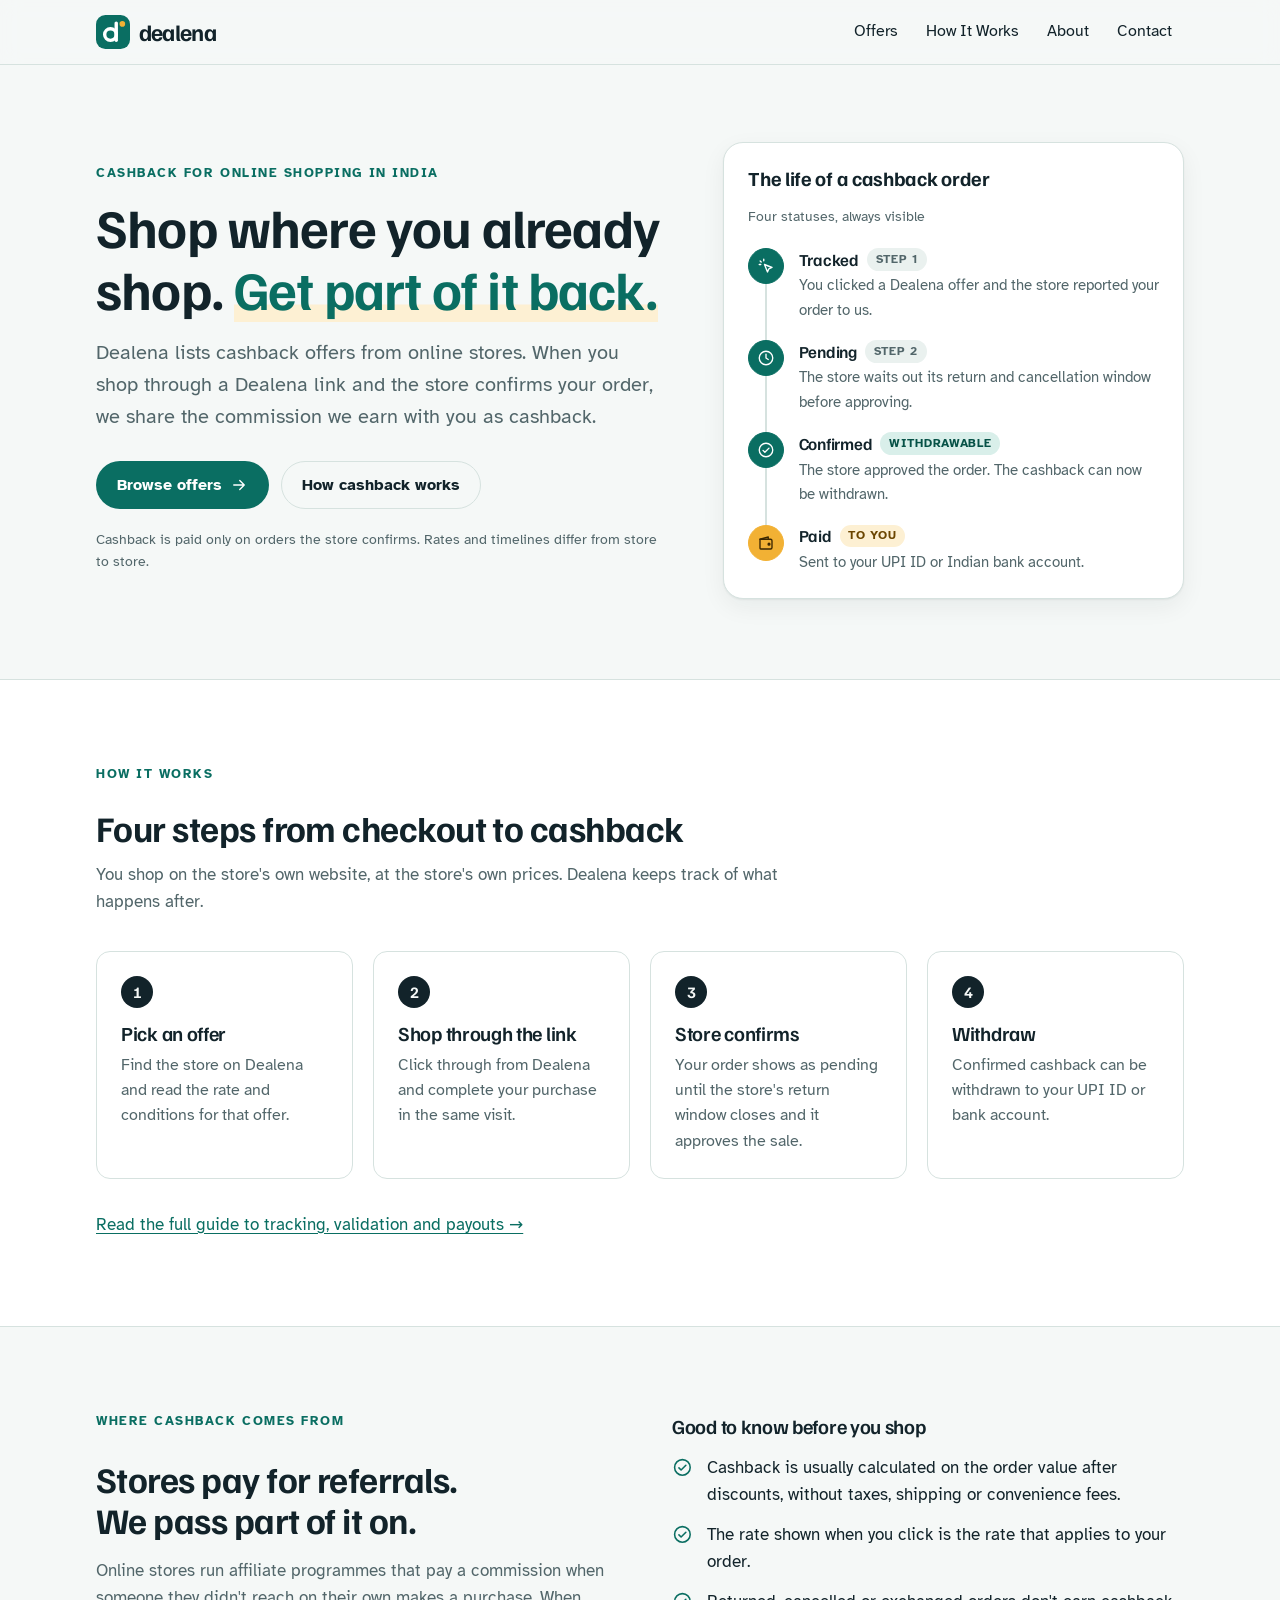
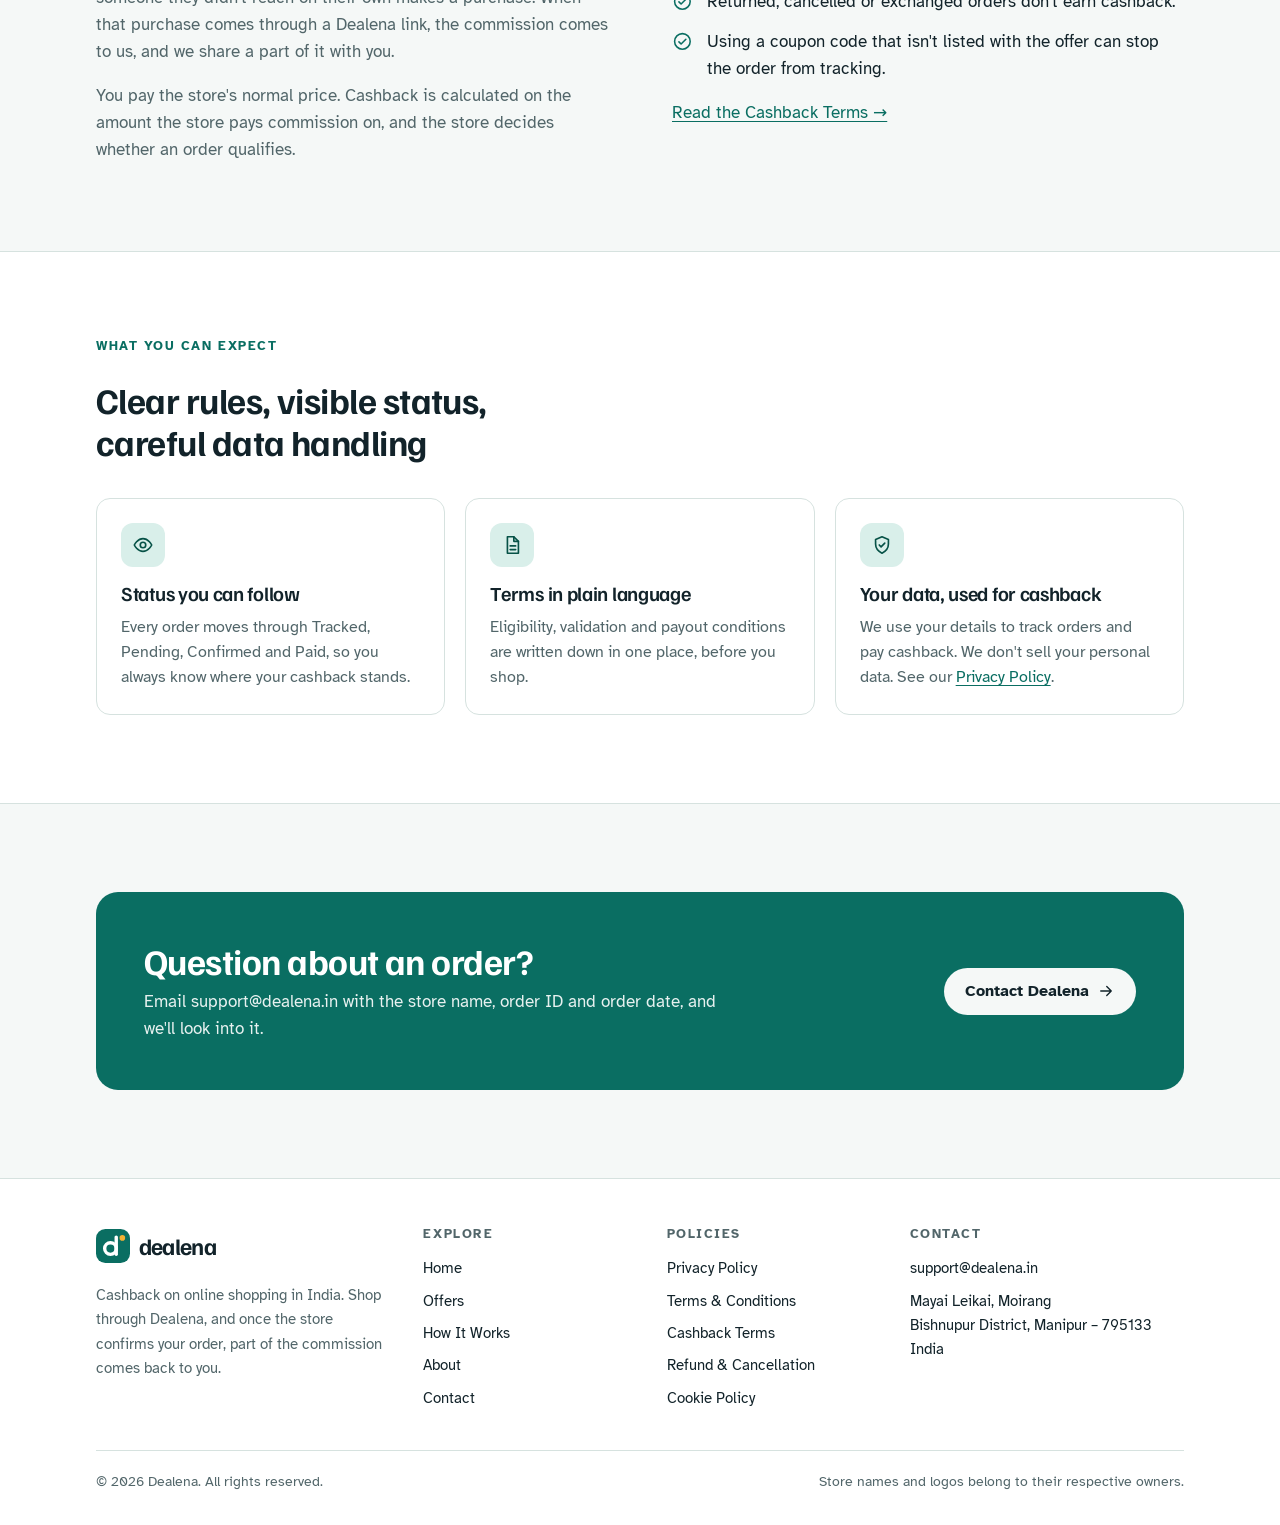
<file: index.html>
<!doctype html>
<html lang="en-IN">
<head>
<meta charset="utf-8">
<meta name="viewport" content="width=device-width, initial-scale=1, viewport-fit=cover">
<title>Dealena — Cashback on online shopping in India</title>
<meta name="description" content="Dealena lists cashback offers from online stores. Shop through a Dealena link and, once the store confirms your order, get part of the commission back to your UPI ID or bank account.">
<meta name="robots" content="index, follow">
<link rel="canonical" href="https://dealena.in/">
<meta name="theme-color" content="#0A6E62">
<meta property="og:type" content="website">
<meta property="og:site_name" content="Dealena">
<meta property="og:locale" content="en_IN">
<meta property="og:title" content="Dealena — Cashback on online shopping in India">
<meta property="og:description" content="Dealena lists cashback offers from online stores. Shop through a Dealena link and, once the store confirms your order, get part of the commission back to your UPI ID or bank account.">
<meta property="og:url" content="https://dealena.in/">
<meta property="og:image" content="https://dealena.in/og-image.png">
<meta property="og:image:width" content="1200">
<meta property="og:image:height" content="630">
<meta property="og:image:alt" content="Dealena — cashback on online shopping in India">
<meta name="twitter:card" content="summary_large_image">
<meta name="twitter:title" content="Dealena — Cashback on online shopping in India">
<meta name="twitter:description" content="Dealena lists cashback offers from online stores. Shop through a Dealena link and, once the store confirms your order, get part of the commission back to your UPI ID or bank account.">
<meta name="twitter:image" content="https://dealena.in/og-image.png">
<link rel="icon" href="favicon.svg" type="image/svg+xml">
<link rel="icon" href="favicon-32.png" sizes="32x32" type="image/png">
<link rel="apple-touch-icon" href="apple-touch-icon.png">
<link rel="manifest" href="site.webmanifest">
<link rel="preconnect" href="https://fonts.googleapis.com">
<link rel="preconnect" href="https://fonts.gstatic.com" crossorigin>
<link rel="stylesheet" href="https://fonts.googleapis.com/css2?family=Atkinson+Hyperlegible:wght@400;700&family=Familjen+Grotesk:wght@500;600;700&display=swap">
<link rel="stylesheet" href="assets/styles.css">
<script type="application/ld+json">{"@context": "https://schema.org", "@type": "Organization", "name": "Dealena", "url": "https://dealena.in/", "logo": "https://dealena.in/icon-512.png", "email": "support@dealena.in", "address": {"@type": "PostalAddress", "streetAddress": "Mayai Leikai", "addressLocality": "Moirang", "addressRegion": "Manipur", "postalCode": "795133", "addressCountry": "IN"}, "contactPoint": {"@type": "ContactPoint", "contactType": "customer support", "email": "support@dealena.in", "areaServed": "IN", "availableLanguage": ["en"]}}</script>
</head>
<body>
<a class="skip" href="#main">Skip to content</a>
<header class="site-header">
  <div class="wrap">
    <a class="brand" href="index.html" aria-label="Dealena home"><svg viewBox="0 0 40 40" aria-hidden="true" focusable="false"><rect width="40" height="40" rx="11" fill="#0A6E62"/><circle cx="17" cy="23" r="6.8" fill="none" stroke="#fff" stroke-width="4"/><path d="M23.8 9.5v20.3" stroke="#fff" stroke-width="4" stroke-linecap="round"/><circle cx="31" cy="10.5" r="3.3" fill="#F2B134"/></svg><span class="brand-word">dealena</span></a>
    <button class="menu-btn" type="button" aria-expanded="false" aria-controls="site-nav" aria-label="Open menu" data-menu><svg viewBox="0 0 24 24" fill="none" stroke="currentColor" stroke-width="1.8" stroke-linecap="round" stroke-linejoin="round" aria-hidden="true" focusable="false"><path d="M4 7h16M4 12h16M4 17h16"/></svg></button>
    <nav class="nav" id="site-nav" aria-label="Main"><a href="offers.html">Offers</a><a href="how-it-works.html">How It Works</a><a href="about.html">About</a><a href="contact.html">Contact</a></nav>
  </div>
</header>
<main id="main">
<section class="hero">
  <div class="wrap hero-grid">
    <div>
      <span class="eyebrow">Cashback for online shopping in India</span>
      <h1>Shop where you already shop. <em>Get part of it back.</em></h1>
      <p class="lede">Dealena lists cashback offers from online stores. When you shop through a Dealena link and the store confirms your order, we share the commission we earn with you as cashback.</p>
      <div class="cta-row">
        <a class="btn btn-primary" href="offers.html">Browse offers <svg viewBox="0 0 24 24" fill="none" stroke="currentColor" stroke-width="1.8" stroke-linecap="round" stroke-linejoin="round" aria-hidden="true" focusable="false"><path d="M5 12h14M13 6l6 6-6 6"/></svg></a>
        <a class="btn btn-ghost" href="how-it-works.html">How cashback works</a>
      </div>
      <p class="hero-note">Cashback is paid only on orders the store confirms. Rates and timelines differ from store to store.</p>
    </div>

    <div class="ledger" aria-labelledby="ledger-title">
      <div class="ledger-head">
        <h2 id="ledger-title">The life of a cashback order</h2>
        <span>Four statuses, always visible</span>
      </div>
      <ol class="track">
        <li class="done">
          <span class="dot"><svg viewBox="0 0 24 24" fill="none" stroke="currentColor" stroke-width="1.8" stroke-linecap="round" stroke-linejoin="round" aria-hidden="true" focusable="false"><path d="M9 3v2M4.2 5.2l1.4 1.4M3 10h2"/><path d="m10 10 10 4-4.2 1.8L14 20l-4-10Z"/></svg></span>
          <div><h3>Tracked <span class="pill">Step 1</span></h3><p>You clicked a Dealena offer and the store reported your order to us.</p></div>
        </li>
        <li class="done">
          <span class="dot"><svg viewBox="0 0 24 24" fill="none" stroke="currentColor" stroke-width="1.8" stroke-linecap="round" stroke-linejoin="round" aria-hidden="true" focusable="false"><circle cx="12" cy="12" r="9"/><path d="M12 7v5l3 2"/></svg></span>
          <div><h3>Pending <span class="pill">Step 2</span></h3><p>The store waits out its return and cancellation window before approving.</p></div>
        </li>
        <li class="done">
          <span class="dot"><svg viewBox="0 0 24 24" fill="none" stroke="currentColor" stroke-width="1.8" stroke-linecap="round" stroke-linejoin="round" aria-hidden="true" focusable="false"><path d="m8 12.5 2.5 2.5L16 9.5"/><circle cx="12" cy="12" r="9"/></svg></span>
          <div><h3>Confirmed <span class="pill pill-brand">Withdrawable</span></h3><p>The store approved the order. The cashback can now be withdrawn.</p></div>
        </li>
        <li class="paid">
          <span class="dot"><svg viewBox="0 0 24 24" fill="none" stroke="currentColor" stroke-width="1.8" stroke-linecap="round" stroke-linejoin="round" aria-hidden="true" focusable="false"><path d="M4 7h14a2 2 0 0 1 2 2v9a2 2 0 0 1-2 2H5a1 1 0 0 1-1-1V7Z"/><path d="M4 7l11-3v3"/><circle cx="16" cy="13.5" r="1.2"/></svg></span>
          <div><h3>Paid <span class="pill pill-gold">To you</span></h3><p>Sent to your UPI ID or Indian bank account.</p></div>
        </li>
      </ol>
    </div>
  </div>
</section>

<section class="section-alt" aria-labelledby="how-title">
  <div class="wrap">
    <div class="section-head">
      <span class="eyebrow">How it works</span>
      <h2 id="how-title">Four steps from checkout to cashback</h2>
      <p>You shop on the store's own website, at the store's own prices. Dealena keeps track of what happens after.</p>
    </div>
    <ol class="steps">
      <li><h3>Pick an offer</h3><p>Find the store on Dealena and read the rate and conditions for that offer.</p></li>
      <li><h3>Shop through the link</h3><p>Click through from Dealena and complete your purchase in the same visit.</p></li>
      <li><h3>Store confirms</h3><p>Your order shows as pending until the store's return window closes and it approves the sale.</p></li>
      <li><h3>Withdraw</h3><p>Confirmed cashback can be withdrawn to your UPI ID or bank account.</p></li>
    </ol>
    <p class="mt-2"><a href="how-it-works.html">Read the full guide to tracking, validation and payouts →</a></p>
  </div>
</section>

<section aria-labelledby="source-title">
  <div class="wrap split">
    <div class="stack">
      <span class="eyebrow">Where cashback comes from</span>
      <h2 id="source-title">Stores pay for referrals. We pass part of it on.</h2>
      <p class="muted">Online stores run affiliate programmes that pay a commission when someone they didn't reach on their own makes a purchase. When that purchase comes through a Dealena link, the commission comes to us, and we share a part of it with you.</p>
      <p class="muted">You pay the store's normal price. Cashback is calculated on the amount the store pays commission on, and the store decides whether an order qualifies.</p>
    </div>
    <div class="stack">
      <h3>Good to know before you shop</h3>
      <ul class="checks">
        <li><svg viewBox="0 0 24 24" fill="none" stroke="currentColor" stroke-width="1.8" stroke-linecap="round" stroke-linejoin="round" aria-hidden="true" focusable="false"><path d="m8 12.5 2.5 2.5L16 9.5"/><circle cx="12" cy="12" r="9"/></svg><span>Cashback is usually calculated on the order value after discounts, without taxes, shipping or convenience fees.</span></li>
        <li><svg viewBox="0 0 24 24" fill="none" stroke="currentColor" stroke-width="1.8" stroke-linecap="round" stroke-linejoin="round" aria-hidden="true" focusable="false"><path d="m8 12.5 2.5 2.5L16 9.5"/><circle cx="12" cy="12" r="9"/></svg><span>The rate shown when you click is the rate that applies to your order.</span></li>
        <li><svg viewBox="0 0 24 24" fill="none" stroke="currentColor" stroke-width="1.8" stroke-linecap="round" stroke-linejoin="round" aria-hidden="true" focusable="false"><path d="m8 12.5 2.5 2.5L16 9.5"/><circle cx="12" cy="12" r="9"/></svg><span>Returned, cancelled or exchanged orders don't earn cashback.</span></li>
        <li><svg viewBox="0 0 24 24" fill="none" stroke="currentColor" stroke-width="1.8" stroke-linecap="round" stroke-linejoin="round" aria-hidden="true" focusable="false"><path d="m8 12.5 2.5 2.5L16 9.5"/><circle cx="12" cy="12" r="9"/></svg><span>Using a coupon code that isn't listed with the offer can stop the order from tracking.</span></li>
      </ul>
      <a href="cashback-terms.html">Read the Cashback Terms →</a>
    </div>
  </div>
</section>

<section class="section-alt" aria-labelledby="values-title">
  <div class="wrap">
    <div class="section-head">
      <span class="eyebrow">What you can expect</span>
      <h2 id="values-title">Clear rules, visible status, careful data handling</h2>
    </div>
    <div class="grid grid-3">
      <div class="card">
        <span class="icon"><svg viewBox="0 0 24 24" fill="none" stroke="currentColor" stroke-width="1.8" stroke-linecap="round" stroke-linejoin="round" aria-hidden="true" focusable="false"><path d="M2.5 12S6 5 12 5s9.5 7 9.5 7-3.5 7-9.5 7S2.5 12 2.5 12Z"/><circle cx="12" cy="12" r="3"/></svg></span>
        <h3>Status you can follow</h3>
        <p>Every order moves through Tracked, Pending, Confirmed and Paid, so you always know where your cashback stands.</p>
      </div>
      <div class="card">
        <span class="icon"><svg viewBox="0 0 24 24" fill="none" stroke="currentColor" stroke-width="1.8" stroke-linecap="round" stroke-linejoin="round" aria-hidden="true" focusable="false"><path d="M7 3h7l5 5v13H7V3Z"/><path d="M14 3v5h5M10 13h6M10 17h6"/></svg></span>
        <h3>Terms in plain language</h3>
        <p>Eligibility, validation and payout conditions are written down in one place, before you shop.</p>
      </div>
      <div class="card">
        <span class="icon"><svg viewBox="0 0 24 24" fill="none" stroke="currentColor" stroke-width="1.8" stroke-linecap="round" stroke-linejoin="round" aria-hidden="true" focusable="false"><path d="M12 3 5 6v5c0 4.5 3 8 7 10 4-2 7-5.5 7-10V6l-7-3Z"/><path d="m9 12 2 2 4-4"/></svg></span>
        <h3>Your data, used for cashback</h3>
        <p>We use your details to track orders and pay cashback. We don't sell your personal data. See our <a href="privacy-policy.html">Privacy Policy</a>.</p>
      </div>
    </div>
  </div>
</section>

<section aria-label="Contact Dealena">
  <div class="wrap">
    <div class="band">
      <div>
        <h2>Question about an order?</h2>
        <p>Email support@dealena.in with the store name, order ID and order date, and we'll look into it.</p>
      </div>
      <a class="btn" href="contact.html">Contact Dealena <svg viewBox="0 0 24 24" fill="none" stroke="currentColor" stroke-width="1.8" stroke-linecap="round" stroke-linejoin="round" aria-hidden="true" focusable="false"><path d="M5 12h14M13 6l6 6-6 6"/></svg></a>
    </div>
  </div>
</section>
</main>
<footer class="site-footer">
  <div class="wrap">
    <div class="footer-grid">
      <div class="footer-about">
        <a class="brand" href="index.html" aria-label="Dealena home"><svg viewBox="0 0 40 40" aria-hidden="true" focusable="false"><rect width="40" height="40" rx="11" fill="#0A6E62"/><circle cx="17" cy="23" r="6.8" fill="none" stroke="#fff" stroke-width="4"/><path d="M23.8 9.5v20.3" stroke="#fff" stroke-width="4" stroke-linecap="round"/><circle cx="31" cy="10.5" r="3.3" fill="#F2B134"/></svg><span class="brand-word">dealena</span></a>
        <p>Cashback on online shopping in India. Shop through Dealena, and once the store confirms your order, part of the commission comes back to you.</p>
      </div>
      <div>
        <h2>Explore</h2>
        <ul><li><a href="index.html">Home</a></li><li><a href="offers.html">Offers</a></li><li><a href="how-it-works.html">How It Works</a></li><li><a href="about.html">About</a></li><li><a href="contact.html">Contact</a></li></ul>
      </div>
      <div>
        <h2>Policies</h2>
        <ul><li><a href="privacy-policy.html">Privacy Policy</a></li><li><a href="terms.html">Terms & Conditions</a></li><li><a href="cashback-terms.html">Cashback Terms</a></li><li><a href="refund-policy.html">Refund & Cancellation</a></li><li><a href="cookie-policy.html">Cookie Policy</a></li></ul>
      </div>
      <div>
        <h2>Contact</h2>
        <ul>
          <li><a href="mailto:support@dealena.in">support@dealena.in</a></li>
          <li><address>Mayai Leikai, Moirang<br>Bishnupur District, Manipur – 795133<br>India</address></li>
        </ul>
      </div>
    </div>
    <div class="footer-bottom">
      <span>© <span data-year>2026</span> Dealena. All rights reserved.</span>
      <span>Store names and logos belong to their respective owners.</span>
    </div>
  </div>
</footer>
<script src="assets/site.js" defer></script>
</body>
</html>
</file>
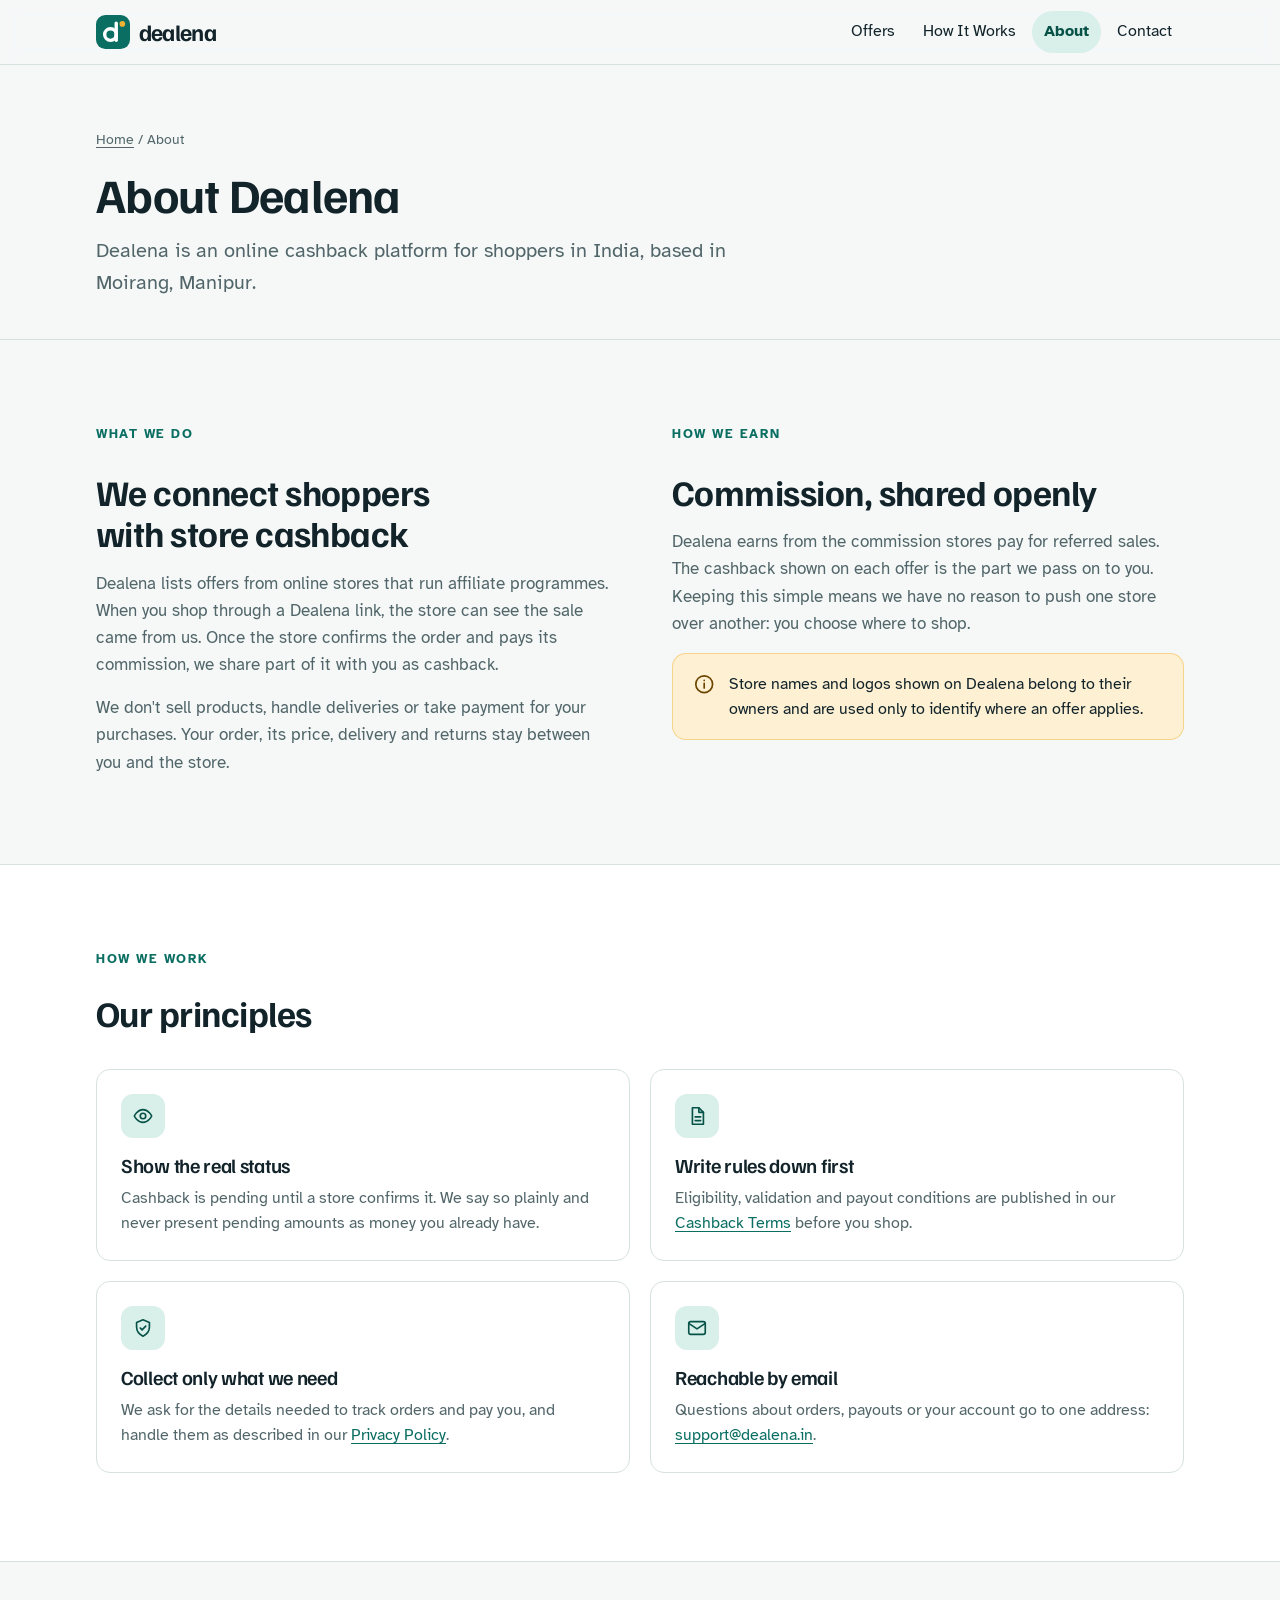
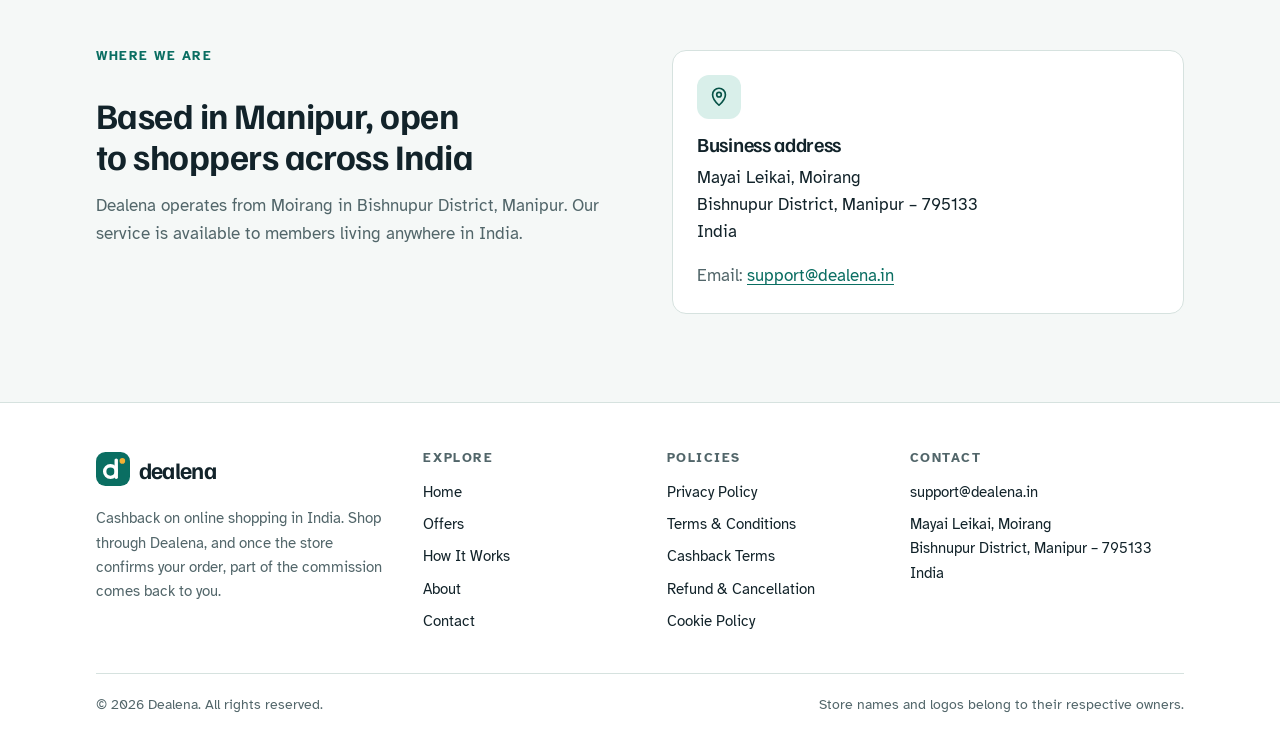
<file: about.html>
<!doctype html>
<html lang="en-IN">
<head>
<meta charset="utf-8">
<meta name="viewport" content="width=device-width, initial-scale=1, viewport-fit=cover">
<title>About Dealena | Dealena</title>
<meta name="description" content="Dealena is an online cashback platform based in Moirang, Manipur, serving shoppers across India. Learn how Dealena works and how it earns.">
<meta name="robots" content="index, follow">
<link rel="canonical" href="https://dealena.in/about.html">
<meta name="theme-color" content="#0A6E62">
<meta property="og:type" content="website">
<meta property="og:site_name" content="Dealena">
<meta property="og:locale" content="en_IN">
<meta property="og:title" content="About Dealena | Dealena">
<meta property="og:description" content="Dealena is an online cashback platform based in Moirang, Manipur, serving shoppers across India. Learn how Dealena works and how it earns.">
<meta property="og:url" content="https://dealena.in/about.html">
<meta property="og:image" content="https://dealena.in/og-image.png">
<meta property="og:image:width" content="1200">
<meta property="og:image:height" content="630">
<meta property="og:image:alt" content="Dealena — cashback on online shopping in India">
<meta name="twitter:card" content="summary_large_image">
<meta name="twitter:title" content="About Dealena | Dealena">
<meta name="twitter:description" content="Dealena is an online cashback platform based in Moirang, Manipur, serving shoppers across India. Learn how Dealena works and how it earns.">
<meta name="twitter:image" content="https://dealena.in/og-image.png">
<link rel="icon" href="favicon.svg" type="image/svg+xml">
<link rel="icon" href="favicon-32.png" sizes="32x32" type="image/png">
<link rel="apple-touch-icon" href="apple-touch-icon.png">
<link rel="manifest" href="site.webmanifest">
<link rel="preconnect" href="https://fonts.googleapis.com">
<link rel="preconnect" href="https://fonts.gstatic.com" crossorigin>
<link rel="stylesheet" href="https://fonts.googleapis.com/css2?family=Atkinson+Hyperlegible:wght@400;700&family=Familjen+Grotesk:wght@500;600;700&display=swap">
<link rel="stylesheet" href="assets/styles.css">
<script type="application/ld+json">{"@context": "https://schema.org", "@type": "Organization", "name": "Dealena", "url": "https://dealena.in/", "logo": "https://dealena.in/icon-512.png", "email": "support@dealena.in", "address": {"@type": "PostalAddress", "streetAddress": "Mayai Leikai", "addressLocality": "Moirang", "addressRegion": "Manipur", "postalCode": "795133", "addressCountry": "IN"}, "contactPoint": {"@type": "ContactPoint", "contactType": "customer support", "email": "support@dealena.in", "areaServed": "IN", "availableLanguage": ["en"]}}</script>
</head>
<body>
<a class="skip" href="#main">Skip to content</a>
<header class="site-header">
  <div class="wrap">
    <a class="brand" href="index.html" aria-label="Dealena home"><svg viewBox="0 0 40 40" aria-hidden="true" focusable="false"><rect width="40" height="40" rx="11" fill="#0A6E62"/><circle cx="17" cy="23" r="6.8" fill="none" stroke="#fff" stroke-width="4"/><path d="M23.8 9.5v20.3" stroke="#fff" stroke-width="4" stroke-linecap="round"/><circle cx="31" cy="10.5" r="3.3" fill="#F2B134"/></svg><span class="brand-word">dealena</span></a>
    <button class="menu-btn" type="button" aria-expanded="false" aria-controls="site-nav" aria-label="Open menu" data-menu><svg viewBox="0 0 24 24" fill="none" stroke="currentColor" stroke-width="1.8" stroke-linecap="round" stroke-linejoin="round" aria-hidden="true" focusable="false"><path d="M4 7h16M4 12h16M4 17h16"/></svg></button>
    <nav class="nav" id="site-nav" aria-label="Main"><a href="offers.html">Offers</a><a href="how-it-works.html">How It Works</a><a href="about.html" aria-current="page">About</a><a href="contact.html">Contact</a></nav>
  </div>
</header>
<main id="main">
<div class="page-hero">
  <div class="wrap">
    <p class="crumbs"><a href="index.html">Home</a> / About</p>
    <h1>About Dealena</h1>
    <p class="lede">Dealena is an online cashback platform for shoppers in India, based in Moirang, Manipur.</p>
  </div>
</div>

<section aria-labelledby="what-title">
  <div class="wrap split">
    <div class="stack">
      <span class="eyebrow">What we do</span>
      <h2 id="what-title">We connect shoppers with store cashback</h2>
      <p class="muted">Dealena lists offers from online stores that run affiliate programmes. When you shop through a Dealena link, the store can see the sale came from us. Once the store confirms the order and pays its commission, we share part of it with you as cashback.</p>
      <p class="muted">We don't sell products, handle deliveries or take payment for your purchases. Your order, its price, delivery and returns stay between you and the store.</p>
    </div>
    <div class="stack">
      <span class="eyebrow">How we earn</span>
      <h2>Commission, shared openly</h2>
      <p class="muted">Dealena earns from the commission stores pay for referred sales. The cashback shown on each offer is the part we pass on to you. Keeping this simple means we have no reason to push one store over another: you choose where to shop.</p>
      <div class="callout"><svg viewBox="0 0 24 24" fill="none" stroke="currentColor" stroke-width="1.8" stroke-linecap="round" stroke-linejoin="round" aria-hidden="true" focusable="false"><circle cx="12" cy="12" r="9"/><path d="M12 11v5M12 8h.01"/></svg><p>Store names and logos shown on Dealena belong to their owners and are used only to identify where an offer applies.</p></div>
    </div>
  </div>
</section>

<section class="section-alt" aria-labelledby="principles-title">
  <div class="wrap">
    <div class="section-head">
      <span class="eyebrow">How we work</span>
      <h2 id="principles-title">Our principles</h2>
    </div>
    <div class="grid grid-2">
      <div class="card"><span class="icon"><svg viewBox="0 0 24 24" fill="none" stroke="currentColor" stroke-width="1.8" stroke-linecap="round" stroke-linejoin="round" aria-hidden="true" focusable="false"><path d="M2.5 12S6 5 12 5s9.5 7 9.5 7-3.5 7-9.5 7S2.5 12 2.5 12Z"/><circle cx="12" cy="12" r="3"/></svg></span><h3>Show the real status</h3><p>Cashback is pending until a store confirms it. We say so plainly and never present pending amounts as money you already have.</p></div>
      <div class="card"><span class="icon"><svg viewBox="0 0 24 24" fill="none" stroke="currentColor" stroke-width="1.8" stroke-linecap="round" stroke-linejoin="round" aria-hidden="true" focusable="false"><path d="M7 3h7l5 5v13H7V3Z"/><path d="M14 3v5h5M10 13h6M10 17h6"/></svg></span><h3>Write rules down first</h3><p>Eligibility, validation and payout conditions are published in our <a href="cashback-terms.html">Cashback Terms</a> before you shop.</p></div>
      <div class="card"><span class="icon"><svg viewBox="0 0 24 24" fill="none" stroke="currentColor" stroke-width="1.8" stroke-linecap="round" stroke-linejoin="round" aria-hidden="true" focusable="false"><path d="M12 3 5 6v5c0 4.5 3 8 7 10 4-2 7-5.5 7-10V6l-7-3Z"/><path d="m9 12 2 2 4-4"/></svg></span><h3>Collect only what we need</h3><p>We ask for the details needed to track orders and pay you, and handle them as described in our <a href="privacy-policy.html">Privacy Policy</a>.</p></div>
      <div class="card"><span class="icon"><svg viewBox="0 0 24 24" fill="none" stroke="currentColor" stroke-width="1.8" stroke-linecap="round" stroke-linejoin="round" aria-hidden="true" focusable="false"><rect x="3" y="5" width="18" height="14" rx="2"/><path d="m3 7 9 6 9-6"/></svg></span><h3>Reachable by email</h3><p>Questions about orders, payouts or your account go to one address: <a href="mailto:support@dealena.in">support@dealena.in</a>.</p></div>
    </div>
  </div>
</section>

<section aria-labelledby="where-title">
  <div class="wrap split">
    <div class="stack">
      <span class="eyebrow">Where we are</span>
      <h2 id="where-title">Based in Manipur, open to shoppers across India</h2>
      <p class="muted">Dealena operates from Moirang in Bishnupur District, Manipur. Our service is available to members living anywhere in India.</p>
    </div>
    <div class="contact-card">
      <span class="icon"><svg viewBox="0 0 24 24" fill="none" stroke="currentColor" stroke-width="1.8" stroke-linecap="round" stroke-linejoin="round" aria-hidden="true" focusable="false"><path d="M12 21s-7-6.2-7-11.5A7 7 0 0 1 19 9.5C19 14.8 12 21 12 21Z"/><circle cx="12" cy="9.5" r="2.5"/></svg></span>
      <h3>Business address</h3>
      <address>Mayai Leikai, Moirang<br>Bishnupur District, Manipur – 795133<br>India</address>
      <p class="muted" style="margin-top:.5rem">Email: <a href="mailto:support@dealena.in">support@dealena.in</a></p>
    </div>
  </div>
</section>
</main>
<footer class="site-footer">
  <div class="wrap">
    <div class="footer-grid">
      <div class="footer-about">
        <a class="brand" href="index.html" aria-label="Dealena home"><svg viewBox="0 0 40 40" aria-hidden="true" focusable="false"><rect width="40" height="40" rx="11" fill="#0A6E62"/><circle cx="17" cy="23" r="6.8" fill="none" stroke="#fff" stroke-width="4"/><path d="M23.8 9.5v20.3" stroke="#fff" stroke-width="4" stroke-linecap="round"/><circle cx="31" cy="10.5" r="3.3" fill="#F2B134"/></svg><span class="brand-word">dealena</span></a>
        <p>Cashback on online shopping in India. Shop through Dealena, and once the store confirms your order, part of the commission comes back to you.</p>
      </div>
      <div>
        <h2>Explore</h2>
        <ul><li><a href="index.html">Home</a></li><li><a href="offers.html">Offers</a></li><li><a href="how-it-works.html">How It Works</a></li><li><a href="about.html">About</a></li><li><a href="contact.html">Contact</a></li></ul>
      </div>
      <div>
        <h2>Policies</h2>
        <ul><li><a href="privacy-policy.html">Privacy Policy</a></li><li><a href="terms.html">Terms & Conditions</a></li><li><a href="cashback-terms.html">Cashback Terms</a></li><li><a href="refund-policy.html">Refund & Cancellation</a></li><li><a href="cookie-policy.html">Cookie Policy</a></li></ul>
      </div>
      <div>
        <h2>Contact</h2>
        <ul>
          <li><a href="mailto:support@dealena.in">support@dealena.in</a></li>
          <li><address>Mayai Leikai, Moirang<br>Bishnupur District, Manipur – 795133<br>India</address></li>
        </ul>
      </div>
    </div>
    <div class="footer-bottom">
      <span>© <span data-year>2026</span> Dealena. All rights reserved.</span>
      <span>Store names and logos belong to their respective owners.</span>
    </div>
  </div>
</footer>
<script src="assets/site.js" defer></script>
</body>
</html>
</file>
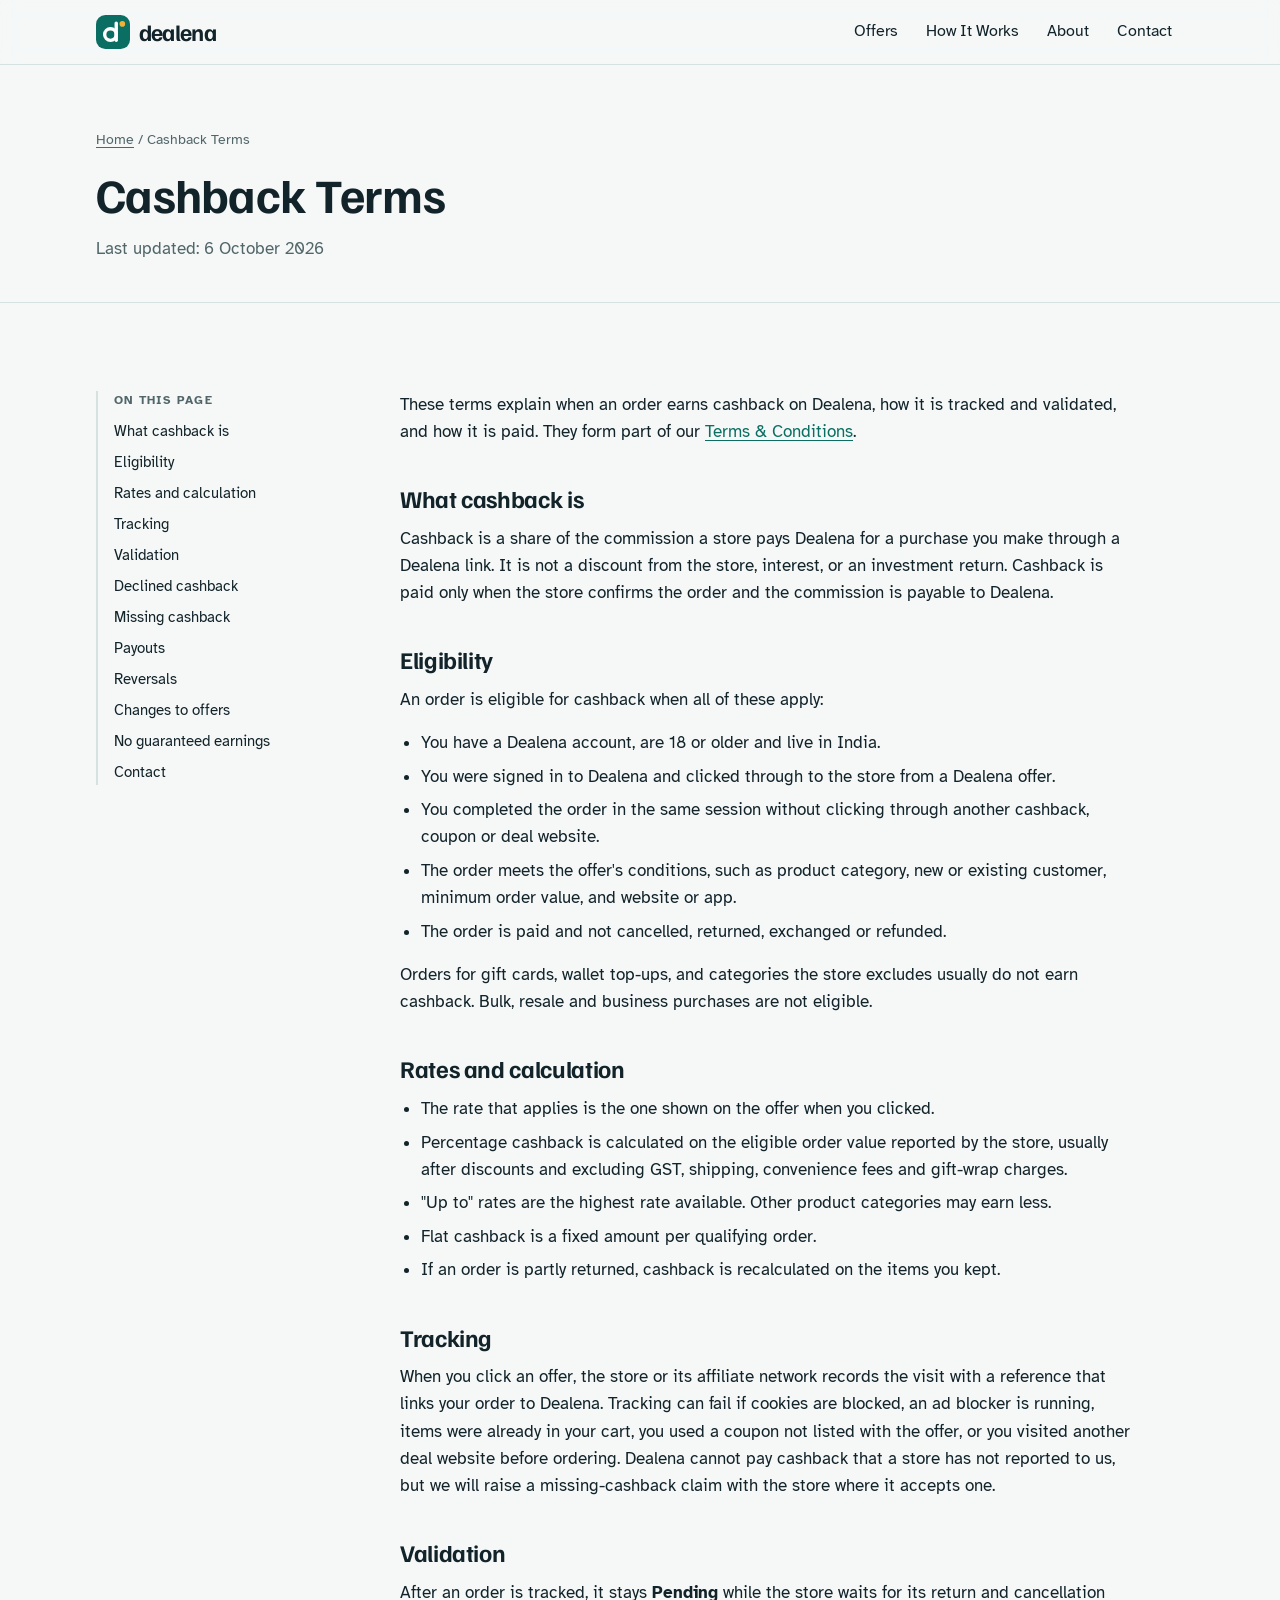
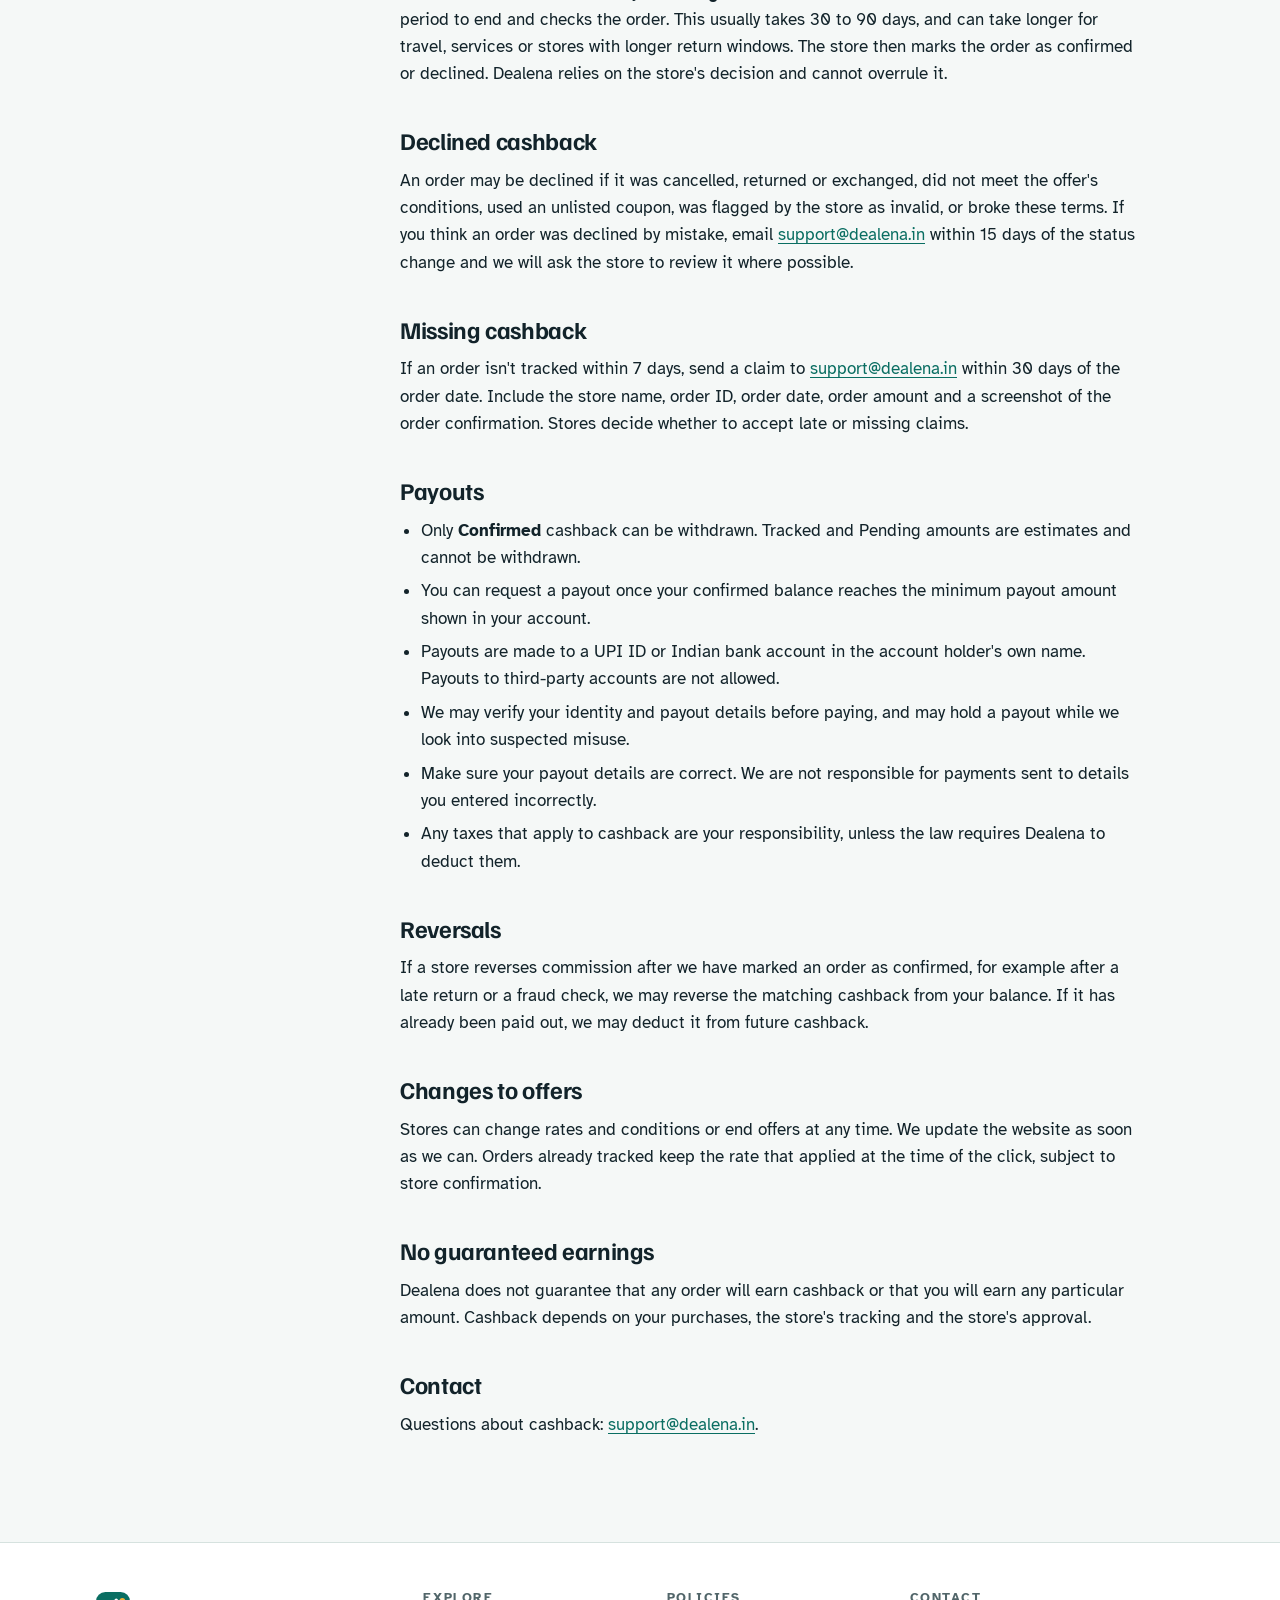
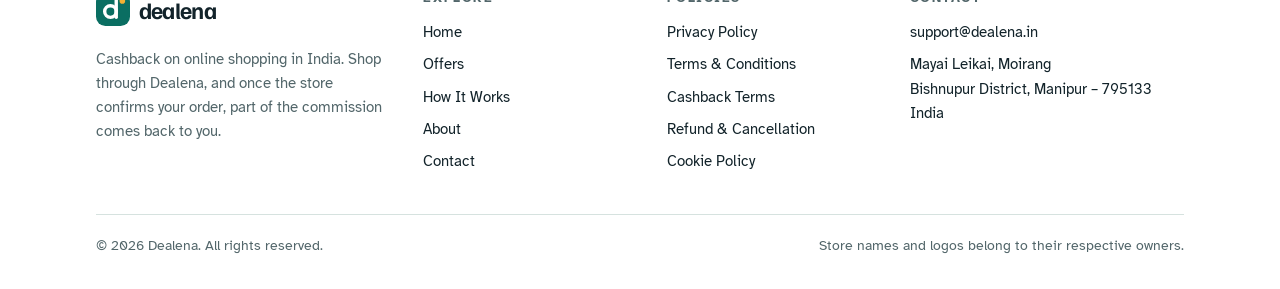
<file: cashback-terms.html>
<!doctype html>
<html lang="en-IN">
<head>
<meta charset="utf-8">
<meta name="viewport" content="width=device-width, initial-scale=1, viewport-fit=cover">
<title>Cashback Terms | Dealena</title>
<meta name="description" content="Dealena cashback terms: eligibility, click tracking, store validation periods, declined orders, missing-cashback claims and payout conditions.">
<meta name="robots" content="index, follow">
<link rel="canonical" href="https://dealena.in/cashback-terms.html">
<meta name="theme-color" content="#0A6E62">
<meta property="og:type" content="website">
<meta property="og:site_name" content="Dealena">
<meta property="og:locale" content="en_IN">
<meta property="og:title" content="Cashback Terms | Dealena">
<meta property="og:description" content="Dealena cashback terms: eligibility, click tracking, store validation periods, declined orders, missing-cashback claims and payout conditions.">
<meta property="og:url" content="https://dealena.in/cashback-terms.html">
<meta property="og:image" content="https://dealena.in/og-image.png">
<meta property="og:image:width" content="1200">
<meta property="og:image:height" content="630">
<meta property="og:image:alt" content="Dealena — cashback on online shopping in India">
<meta name="twitter:card" content="summary_large_image">
<meta name="twitter:title" content="Cashback Terms | Dealena">
<meta name="twitter:description" content="Dealena cashback terms: eligibility, click tracking, store validation periods, declined orders, missing-cashback claims and payout conditions.">
<meta name="twitter:image" content="https://dealena.in/og-image.png">
<link rel="icon" href="favicon.svg" type="image/svg+xml">
<link rel="icon" href="favicon-32.png" sizes="32x32" type="image/png">
<link rel="apple-touch-icon" href="apple-touch-icon.png">
<link rel="manifest" href="site.webmanifest">
<link rel="preconnect" href="https://fonts.googleapis.com">
<link rel="preconnect" href="https://fonts.gstatic.com" crossorigin>
<link rel="stylesheet" href="https://fonts.googleapis.com/css2?family=Atkinson+Hyperlegible:wght@400;700&family=Familjen+Grotesk:wght@500;600;700&display=swap">
<link rel="stylesheet" href="assets/styles.css">
<script type="application/ld+json">{"@context": "https://schema.org", "@type": "Organization", "name": "Dealena", "url": "https://dealena.in/", "logo": "https://dealena.in/icon-512.png", "email": "support@dealena.in", "address": {"@type": "PostalAddress", "streetAddress": "Mayai Leikai", "addressLocality": "Moirang", "addressRegion": "Manipur", "postalCode": "795133", "addressCountry": "IN"}, "contactPoint": {"@type": "ContactPoint", "contactType": "customer support", "email": "support@dealena.in", "areaServed": "IN", "availableLanguage": ["en"]}}</script>
</head>
<body>
<a class="skip" href="#main">Skip to content</a>
<header class="site-header">
  <div class="wrap">
    <a class="brand" href="index.html" aria-label="Dealena home"><svg viewBox="0 0 40 40" aria-hidden="true" focusable="false"><rect width="40" height="40" rx="11" fill="#0A6E62"/><circle cx="17" cy="23" r="6.8" fill="none" stroke="#fff" stroke-width="4"/><path d="M23.8 9.5v20.3" stroke="#fff" stroke-width="4" stroke-linecap="round"/><circle cx="31" cy="10.5" r="3.3" fill="#F2B134"/></svg><span class="brand-word">dealena</span></a>
    <button class="menu-btn" type="button" aria-expanded="false" aria-controls="site-nav" aria-label="Open menu" data-menu><svg viewBox="0 0 24 24" fill="none" stroke="currentColor" stroke-width="1.8" stroke-linecap="round" stroke-linejoin="round" aria-hidden="true" focusable="false"><path d="M4 7h16M4 12h16M4 17h16"/></svg></button>
    <nav class="nav" id="site-nav" aria-label="Main"><a href="offers.html">Offers</a><a href="how-it-works.html">How It Works</a><a href="about.html">About</a><a href="contact.html">Contact</a></nav>
  </div>
</header>
<main id="main">
<div class="page-hero">
  <div class="wrap">
    <p class="crumbs"><a href="index.html">Home</a> / Cashback Terms</p>
    <h1>Cashback Terms</h1>
    <p class="meta muted">Last updated: 6 October 2026</p>
  </div>
</div>
<section>
  <div class="wrap policy-layout">
    <nav class="toc" aria-label="On this page"><strong>On this page</strong><ol><li><a href="#what-cashback-is">What cashback is</a></li><li><a href="#eligibility">Eligibility</a></li><li><a href="#rates-and-calculation">Rates and calculation</a></li><li><a href="#tracking">Tracking</a></li><li><a href="#validation">Validation</a></li><li><a href="#declined-cashback">Declined cashback</a></li><li><a href="#missing-cashback">Missing cashback</a></li><li><a href="#payouts">Payouts</a></li><li><a href="#reversals">Reversals</a></li><li><a href="#changes-to-offers">Changes to offers</a></li><li><a href="#no-guaranteed-earnings">No guaranteed earnings</a></li><li><a href="#contact">Contact</a></li></ol></nav>
    <article class="prose">
      <p>These terms explain when an order earns cashback on Dealena, how it is tracked and validated, and how it is paid. They form part of our <a href="terms.html">Terms &amp; Conditions</a>.</p>

      <h2 id="what-cashback-is">What cashback is</h2>
      <p>Cashback is a share of the commission a store pays Dealena for a purchase you make through a Dealena link. It is not a discount from the store, interest, or an investment return. Cashback is paid only when the store confirms the order and the commission is payable to Dealena.</p>

      <h2 id="eligibility">Eligibility</h2>
      <p>An order is eligible for cashback when all of these apply:</p>
      <ul>
        <li>You have a Dealena account, are 18 or older and live in India.</li>
        <li>You were signed in to Dealena and clicked through to the store from a Dealena offer.</li>
        <li>You completed the order in the same session without clicking through another cashback, coupon or deal website.</li>
        <li>The order meets the offer's conditions, such as product category, new or existing customer, minimum order value, and website or app.</li>
        <li>The order is paid and not cancelled, returned, exchanged or refunded.</li>
      </ul>
      <p>Orders for gift cards, wallet top-ups, and categories the store excludes usually do not earn cashback. Bulk, resale and business purchases are not eligible.</p>

      <h2 id="rates-and-calculation">Rates and calculation</h2>
      <ul>
        <li>The rate that applies is the one shown on the offer when you clicked.</li>
        <li>Percentage cashback is calculated on the eligible order value reported by the store, usually after discounts and excluding GST, shipping, convenience fees and gift-wrap charges.</li>
        <li>"Up to" rates are the highest rate available. Other product categories may earn less.</li>
        <li>Flat cashback is a fixed amount per qualifying order.</li>
        <li>If an order is partly returned, cashback is recalculated on the items you kept.</li>
      </ul>

      <h2 id="tracking">Tracking</h2>
      <p>When you click an offer, the store or its affiliate network records the visit with a reference that links your order to Dealena. Tracking can fail if cookies are blocked, an ad blocker is running, items were already in your cart, you used a coupon not listed with the offer, or you visited another deal website before ordering. Dealena cannot pay cashback that a store has not reported to us, but we will raise a missing-cashback claim with the store where it accepts one.</p>

      <h2 id="validation">Validation</h2>
      <p>After an order is tracked, it stays <strong>Pending</strong> while the store waits for its return and cancellation period to end and checks the order. This usually takes 30 to 90 days, and can take longer for travel, services or stores with longer return windows. The store then marks the order as confirmed or declined. Dealena relies on the store's decision and cannot overrule it.</p>

      <h2 id="declined-cashback">Declined cashback</h2>
      <p>An order may be declined if it was cancelled, returned or exchanged, did not meet the offer's conditions, used an unlisted coupon, was flagged by the store as invalid, or broke these terms. If you think an order was declined by mistake, email <a href="mailto:support@dealena.in">support@dealena.in</a> within 15 days of the status change and we will ask the store to review it where possible.</p>

      <h2 id="missing-cashback">Missing cashback</h2>
      <p>If an order isn't tracked within 7 days, send a claim to <a href="mailto:support@dealena.in">support@dealena.in</a> within 30 days of the order date. Include the store name, order ID, order date, order amount and a screenshot of the order confirmation. Stores decide whether to accept late or missing claims.</p>

      <h2 id="payouts">Payouts</h2>
      <ul>
        <li>Only <strong>Confirmed</strong> cashback can be withdrawn. Tracked and Pending amounts are estimates and cannot be withdrawn.</li>
        <li>You can request a payout once your confirmed balance reaches the minimum payout amount shown in your account.</li>
        <li>Payouts are made to a UPI ID or Indian bank account in the account holder's own name. Payouts to third-party accounts are not allowed.</li>
        <li>We may verify your identity and payout details before paying, and may hold a payout while we look into suspected misuse.</li>
        <li>Make sure your payout details are correct. We are not responsible for payments sent to details you entered incorrectly.</li>
        <li>Any taxes that apply to cashback are your responsibility, unless the law requires Dealena to deduct them.</li>
      </ul>

      <h2 id="reversals">Reversals</h2>
      <p>If a store reverses commission after we have marked an order as confirmed, for example after a late return or a fraud check, we may reverse the matching cashback from your balance. If it has already been paid out, we may deduct it from future cashback.</p>

      <h2 id="changes-to-offers">Changes to offers</h2>
      <p>Stores can change rates and conditions or end offers at any time. We update the website as soon as we can. Orders already tracked keep the rate that applied at the time of the click, subject to store confirmation.</p>

      <h2 id="no-guaranteed-earnings">No guaranteed earnings</h2>
      <p>Dealena does not guarantee that any order will earn cashback or that you will earn any particular amount. Cashback depends on your purchases, the store's tracking and the store's approval.</p>

      <h2 id="contact">Contact</h2>
      <p>Questions about cashback: <a href="mailto:support@dealena.in">support@dealena.in</a>.</p>
    </article>
  </div>
</section>
</main>
<footer class="site-footer">
  <div class="wrap">
    <div class="footer-grid">
      <div class="footer-about">
        <a class="brand" href="index.html" aria-label="Dealena home"><svg viewBox="0 0 40 40" aria-hidden="true" focusable="false"><rect width="40" height="40" rx="11" fill="#0A6E62"/><circle cx="17" cy="23" r="6.8" fill="none" stroke="#fff" stroke-width="4"/><path d="M23.8 9.5v20.3" stroke="#fff" stroke-width="4" stroke-linecap="round"/><circle cx="31" cy="10.5" r="3.3" fill="#F2B134"/></svg><span class="brand-word">dealena</span></a>
        <p>Cashback on online shopping in India. Shop through Dealena, and once the store confirms your order, part of the commission comes back to you.</p>
      </div>
      <div>
        <h2>Explore</h2>
        <ul><li><a href="index.html">Home</a></li><li><a href="offers.html">Offers</a></li><li><a href="how-it-works.html">How It Works</a></li><li><a href="about.html">About</a></li><li><a href="contact.html">Contact</a></li></ul>
      </div>
      <div>
        <h2>Policies</h2>
        <ul><li><a href="privacy-policy.html">Privacy Policy</a></li><li><a href="terms.html">Terms & Conditions</a></li><li><a href="cashback-terms.html">Cashback Terms</a></li><li><a href="refund-policy.html">Refund & Cancellation</a></li><li><a href="cookie-policy.html">Cookie Policy</a></li></ul>
      </div>
      <div>
        <h2>Contact</h2>
        <ul>
          <li><a href="mailto:support@dealena.in">support@dealena.in</a></li>
          <li><address>Mayai Leikai, Moirang<br>Bishnupur District, Manipur – 795133<br>India</address></li>
        </ul>
      </div>
    </div>
    <div class="footer-bottom">
      <span>© <span data-year>2026</span> Dealena. All rights reserved.</span>
      <span>Store names and logos belong to their respective owners.</span>
    </div>
  </div>
</footer>
<script src="assets/site.js" defer></script>
</body>
</html>
</file>
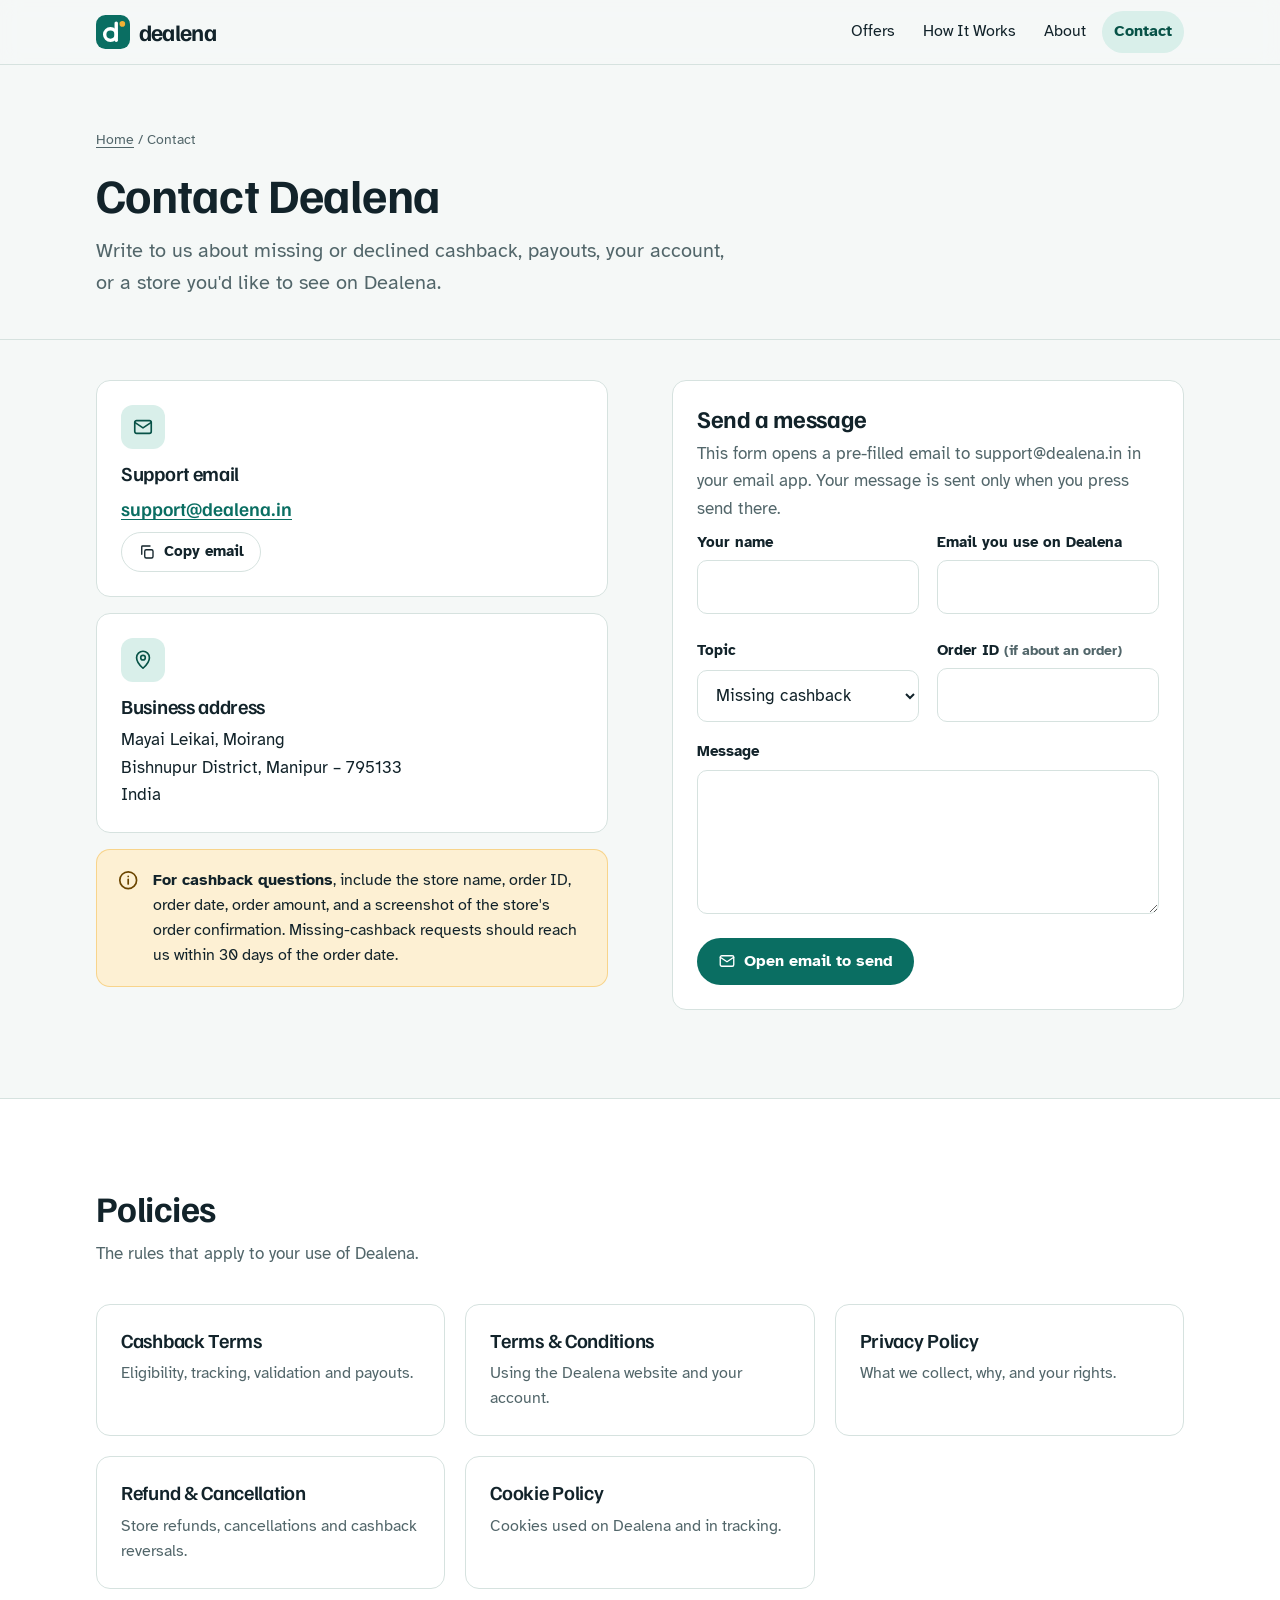
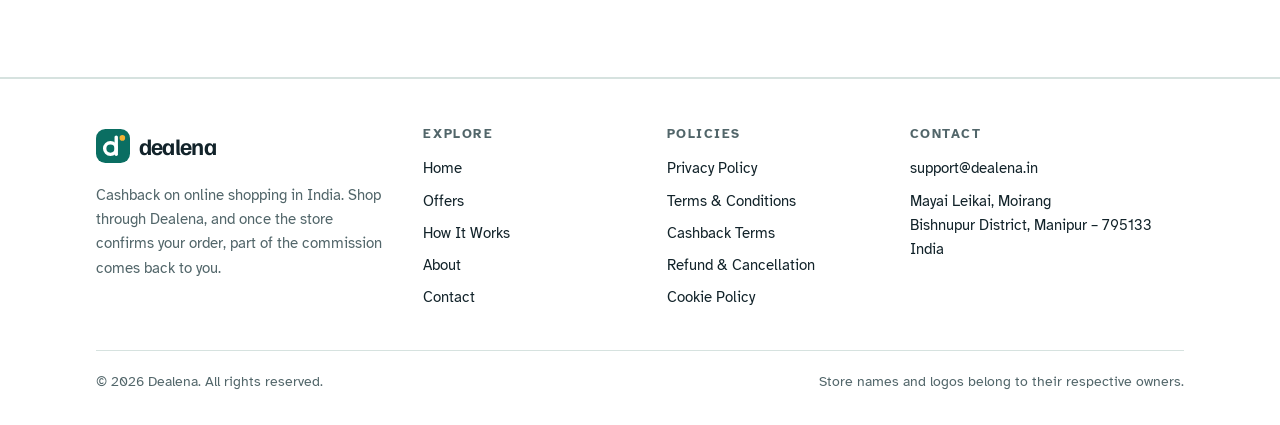
<file: contact.html>
<!doctype html>
<html lang="en-IN">
<head>
<meta charset="utf-8">
<meta name="viewport" content="width=device-width, initial-scale=1, viewport-fit=cover">
<title>Contact Dealena | Dealena</title>
<meta name="description" content="Contact Dealena support by email at support@dealena.in about missing cashback, payouts or your account. Business address: Mayai Leikai, Moirang, Manipur 795133.">
<meta name="robots" content="index, follow">
<link rel="canonical" href="https://dealena.in/contact.html">
<meta name="theme-color" content="#0A6E62">
<meta property="og:type" content="website">
<meta property="og:site_name" content="Dealena">
<meta property="og:locale" content="en_IN">
<meta property="og:title" content="Contact Dealena | Dealena">
<meta property="og:description" content="Contact Dealena support by email at support@dealena.in about missing cashback, payouts or your account. Business address: Mayai Leikai, Moirang, Manipur 795133.">
<meta property="og:url" content="https://dealena.in/contact.html">
<meta property="og:image" content="https://dealena.in/og-image.png">
<meta property="og:image:width" content="1200">
<meta property="og:image:height" content="630">
<meta property="og:image:alt" content="Dealena — cashback on online shopping in India">
<meta name="twitter:card" content="summary_large_image">
<meta name="twitter:title" content="Contact Dealena | Dealena">
<meta name="twitter:description" content="Contact Dealena support by email at support@dealena.in about missing cashback, payouts or your account. Business address: Mayai Leikai, Moirang, Manipur 795133.">
<meta name="twitter:image" content="https://dealena.in/og-image.png">
<link rel="icon" href="favicon.svg" type="image/svg+xml">
<link rel="icon" href="favicon-32.png" sizes="32x32" type="image/png">
<link rel="apple-touch-icon" href="apple-touch-icon.png">
<link rel="manifest" href="site.webmanifest">
<link rel="preconnect" href="https://fonts.googleapis.com">
<link rel="preconnect" href="https://fonts.gstatic.com" crossorigin>
<link rel="stylesheet" href="https://fonts.googleapis.com/css2?family=Atkinson+Hyperlegible:wght@400;700&family=Familjen+Grotesk:wght@500;600;700&display=swap">
<link rel="stylesheet" href="assets/styles.css">
<script type="application/ld+json">{"@context": "https://schema.org", "@type": "Organization", "name": "Dealena", "url": "https://dealena.in/", "logo": "https://dealena.in/icon-512.png", "email": "support@dealena.in", "address": {"@type": "PostalAddress", "streetAddress": "Mayai Leikai", "addressLocality": "Moirang", "addressRegion": "Manipur", "postalCode": "795133", "addressCountry": "IN"}, "contactPoint": {"@type": "ContactPoint", "contactType": "customer support", "email": "support@dealena.in", "areaServed": "IN", "availableLanguage": ["en"]}}</script>
</head>
<body>
<a class="skip" href="#main">Skip to content</a>
<header class="site-header">
  <div class="wrap">
    <a class="brand" href="index.html" aria-label="Dealena home"><svg viewBox="0 0 40 40" aria-hidden="true" focusable="false"><rect width="40" height="40" rx="11" fill="#0A6E62"/><circle cx="17" cy="23" r="6.8" fill="none" stroke="#fff" stroke-width="4"/><path d="M23.8 9.5v20.3" stroke="#fff" stroke-width="4" stroke-linecap="round"/><circle cx="31" cy="10.5" r="3.3" fill="#F2B134"/></svg><span class="brand-word">dealena</span></a>
    <button class="menu-btn" type="button" aria-expanded="false" aria-controls="site-nav" aria-label="Open menu" data-menu><svg viewBox="0 0 24 24" fill="none" stroke="currentColor" stroke-width="1.8" stroke-linecap="round" stroke-linejoin="round" aria-hidden="true" focusable="false"><path d="M4 7h16M4 12h16M4 17h16"/></svg></button>
    <nav class="nav" id="site-nav" aria-label="Main"><a href="offers.html">Offers</a><a href="how-it-works.html">How It Works</a><a href="about.html">About</a><a href="contact.html" aria-current="page">Contact</a></nav>
  </div>
</header>
<main id="main">
<div class="page-hero">
  <div class="wrap">
    <p class="crumbs"><a href="index.html">Home</a> / Contact</p>
    <h1>Contact Dealena</h1>
    <p class="lede">Write to us about missing or declined cashback, payouts, your account, or a store you'd like to see on Dealena.</p>
  </div>
</div>

<section aria-labelledby="reach-title" style="padding-top: 2.5rem">
  <div class="wrap split">
    <div class="stack">
      <h2 id="reach-title" class="sr-only">Contact details</h2>
      <div class="contact-card">
        <span class="icon"><svg viewBox="0 0 24 24" fill="none" stroke="currentColor" stroke-width="1.8" stroke-linecap="round" stroke-linejoin="round" aria-hidden="true" focusable="false"><rect x="3" y="5" width="18" height="14" rx="2"/><path d="m3 7 9 6 9-6"/></svg></span>
        <h3>Support email</h3>
        <p class="value"><a href="mailto:support@dealena.in" id="support-email">support@dealena.in</a></p>
        <div class="copy-row">
          <button class="btn btn-ghost btn-sm" type="button" data-copy="support@dealena.in"><svg viewBox="0 0 24 24" fill="none" stroke="currentColor" stroke-width="1.8" stroke-linecap="round" stroke-linejoin="round" aria-hidden="true" focusable="false"><rect x="9" y="9" width="11" height="11" rx="2"/><path d="M5 15V5a1 1 0 0 1 1-1h10"/></svg> Copy email</button>
          <span class="muted" data-copy-status aria-live="polite"></span>
        </div>
      </div>
      <div class="contact-card">
        <span class="icon"><svg viewBox="0 0 24 24" fill="none" stroke="currentColor" stroke-width="1.8" stroke-linecap="round" stroke-linejoin="round" aria-hidden="true" focusable="false"><path d="M12 21s-7-6.2-7-11.5A7 7 0 0 1 19 9.5C19 14.8 12 21 12 21Z"/><circle cx="12" cy="9.5" r="2.5"/></svg></span>
        <h3>Business address</h3>
        <address>Mayai Leikai, Moirang<br>Bishnupur District, Manipur – 795133<br>India</address>
      </div>
      <div class="callout"><svg viewBox="0 0 24 24" fill="none" stroke="currentColor" stroke-width="1.8" stroke-linecap="round" stroke-linejoin="round" aria-hidden="true" focusable="false"><circle cx="12" cy="12" r="9"/><path d="M12 11v5M12 8h.01"/></svg><p><strong>For cashback questions</strong>, include the store name, order ID, order date, order amount, and a screenshot of the store's order confirmation. Missing-cashback requests should reach us within 30 days of the order date.</p></div>
    </div>

    <div class="contact-card">
      <h2 style="font-size: var(--step-2)">Send a message</h2>
      <p class="muted">This form opens a pre-filled email to support@dealena.in in your email app. Your message is sent only when you press send there.</p>
      <form class="form" id="contact-form" novalidate>
        <div class="form-row">
          <div class="field">
            <label for="cf-name">Your name</label>
            <input class="input" id="cf-name" name="name" type="text" autocomplete="name" required>
            <span class="err" id="cf-name-err"></span>
          </div>
          <div class="field">
            <label for="cf-email">Email you use on Dealena</label>
            <input class="input" id="cf-email" name="email" type="email" autocomplete="email" required>
            <span class="err" id="cf-email-err"></span>
          </div>
        </div>
        <div class="form-row">
          <div class="field">
            <label for="cf-topic">Topic</label>
            <select class="input" id="cf-topic" name="topic">
              <option>Missing cashback</option>
              <option>Declined cashback</option>
              <option>Payout</option>
              <option>Account</option>
              <option>Store or partnership enquiry</option>
              <option>Privacy or data request</option>
              <option>Grievance</option>
              <option>Something else</option>
            </select>
          </div>
          <div class="field">
            <label for="cf-order">Order ID <span class="hint">(if about an order)</span></label>
            <input class="input" id="cf-order" name="order" type="text" autocomplete="off">
          </div>
        </div>
        <div class="field">
          <label for="cf-msg">Message</label>
          <textarea class="input" id="cf-msg" name="message" required></textarea>
          <span class="err" id="cf-msg-err"></span>
        </div>
        <div><button class="btn btn-primary" type="submit"><svg viewBox="0 0 24 24" fill="none" stroke="currentColor" stroke-width="1.8" stroke-linecap="round" stroke-linejoin="round" aria-hidden="true" focusable="false"><rect x="3" y="5" width="18" height="14" rx="2"/><path d="m3 7 9 6 9-6"/></svg> Open email to send</button></div>
        <div class="status" id="cf-status" role="status" hidden></div>
      </form>
    </div>
  </div>
</section>

<section class="section-alt" aria-labelledby="policies-title">
  <div class="wrap">
    <div class="section-head">
      <h2 id="policies-title">Policies</h2>
      <p>The rules that apply to your use of Dealena.</p>
    </div>
    <div class="grid grid-3">
      <a class="card" href="cashback-terms.html" style="text-decoration:none"><h3>Cashback Terms</h3><p>Eligibility, tracking, validation and payouts.</p></a>
      <a class="card" href="terms.html" style="text-decoration:none"><h3>Terms &amp; Conditions</h3><p>Using the Dealena website and your account.</p></a>
      <a class="card" href="privacy-policy.html" style="text-decoration:none"><h3>Privacy Policy</h3><p>What we collect, why, and your rights.</p></a>
      <a class="card" href="refund-policy.html" style="text-decoration:none"><h3>Refund &amp; Cancellation</h3><p>Store refunds, cancellations and cashback reversals.</p></a>
      <a class="card" href="cookie-policy.html" style="text-decoration:none"><h3>Cookie Policy</h3><p>Cookies used on Dealena and in tracking.</p></a>
    </div>
  </div>
</section>
</main>
<footer class="site-footer">
  <div class="wrap">
    <div class="footer-grid">
      <div class="footer-about">
        <a class="brand" href="index.html" aria-label="Dealena home"><svg viewBox="0 0 40 40" aria-hidden="true" focusable="false"><rect width="40" height="40" rx="11" fill="#0A6E62"/><circle cx="17" cy="23" r="6.8" fill="none" stroke="#fff" stroke-width="4"/><path d="M23.8 9.5v20.3" stroke="#fff" stroke-width="4" stroke-linecap="round"/><circle cx="31" cy="10.5" r="3.3" fill="#F2B134"/></svg><span class="brand-word">dealena</span></a>
        <p>Cashback on online shopping in India. Shop through Dealena, and once the store confirms your order, part of the commission comes back to you.</p>
      </div>
      <div>
        <h2>Explore</h2>
        <ul><li><a href="index.html">Home</a></li><li><a href="offers.html">Offers</a></li><li><a href="how-it-works.html">How It Works</a></li><li><a href="about.html">About</a></li><li><a href="contact.html">Contact</a></li></ul>
      </div>
      <div>
        <h2>Policies</h2>
        <ul><li><a href="privacy-policy.html">Privacy Policy</a></li><li><a href="terms.html">Terms & Conditions</a></li><li><a href="cashback-terms.html">Cashback Terms</a></li><li><a href="refund-policy.html">Refund & Cancellation</a></li><li><a href="cookie-policy.html">Cookie Policy</a></li></ul>
      </div>
      <div>
        <h2>Contact</h2>
        <ul>
          <li><a href="mailto:support@dealena.in">support@dealena.in</a></li>
          <li><address>Mayai Leikai, Moirang<br>Bishnupur District, Manipur – 795133<br>India</address></li>
        </ul>
      </div>
    </div>
    <div class="footer-bottom">
      <span>© <span data-year>2026</span> Dealena. All rights reserved.</span>
      <span>Store names and logos belong to their respective owners.</span>
    </div>
  </div>
</footer>
<script src="assets/site.js" defer></script>
</body>
</html>
</file>
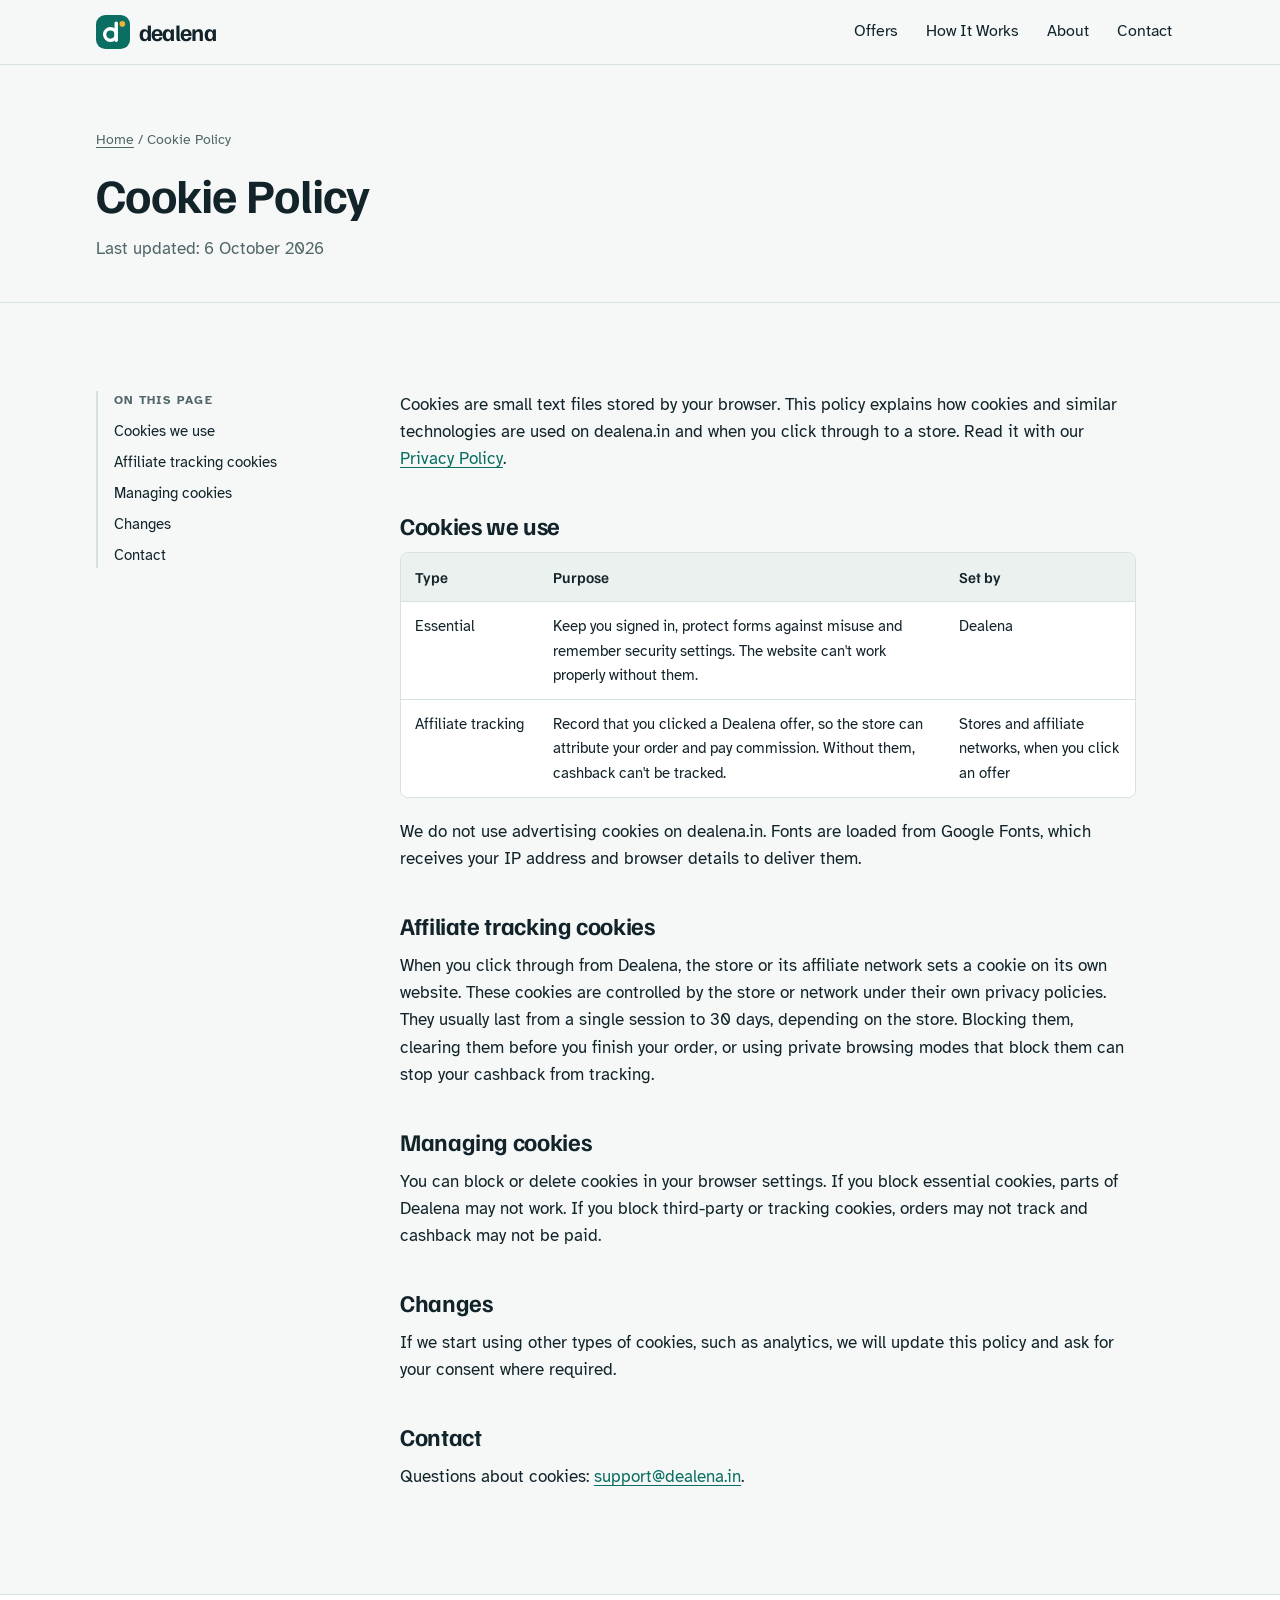
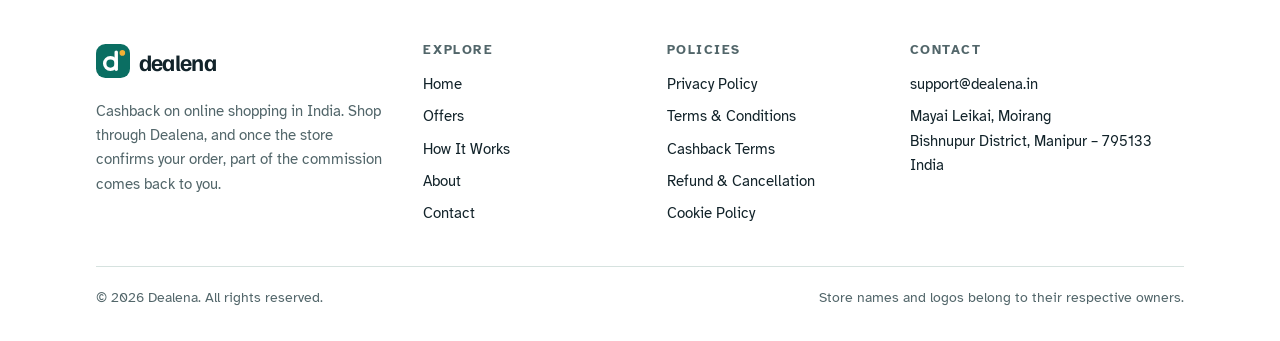
<file: cookie-policy.html>
<!doctype html>
<html lang="en-IN">
<head>
<meta charset="utf-8">
<meta name="viewport" content="width=device-width, initial-scale=1, viewport-fit=cover">
<title>Cookie Policy | Dealena</title>
<meta name="description" content="Which cookies and similar technologies Dealena and partner stores use, why they are needed for cashback tracking, and how you can control them.">
<meta name="robots" content="index, follow">
<link rel="canonical" href="https://dealena.in/cookie-policy.html">
<meta name="theme-color" content="#0A6E62">
<meta property="og:type" content="website">
<meta property="og:site_name" content="Dealena">
<meta property="og:locale" content="en_IN">
<meta property="og:title" content="Cookie Policy | Dealena">
<meta property="og:description" content="Which cookies and similar technologies Dealena and partner stores use, why they are needed for cashback tracking, and how you can control them.">
<meta property="og:url" content="https://dealena.in/cookie-policy.html">
<meta property="og:image" content="https://dealena.in/og-image.png">
<meta property="og:image:width" content="1200">
<meta property="og:image:height" content="630">
<meta property="og:image:alt" content="Dealena — cashback on online shopping in India">
<meta name="twitter:card" content="summary_large_image">
<meta name="twitter:title" content="Cookie Policy | Dealena">
<meta name="twitter:description" content="Which cookies and similar technologies Dealena and partner stores use, why they are needed for cashback tracking, and how you can control them.">
<meta name="twitter:image" content="https://dealena.in/og-image.png">
<link rel="icon" href="favicon.svg" type="image/svg+xml">
<link rel="icon" href="favicon-32.png" sizes="32x32" type="image/png">
<link rel="apple-touch-icon" href="apple-touch-icon.png">
<link rel="manifest" href="site.webmanifest">
<link rel="preconnect" href="https://fonts.googleapis.com">
<link rel="preconnect" href="https://fonts.gstatic.com" crossorigin>
<link rel="stylesheet" href="https://fonts.googleapis.com/css2?family=Atkinson+Hyperlegible:wght@400;700&family=Familjen+Grotesk:wght@500;600;700&display=swap">
<link rel="stylesheet" href="assets/styles.css">
<script type="application/ld+json">{"@context": "https://schema.org", "@type": "Organization", "name": "Dealena", "url": "https://dealena.in/", "logo": "https://dealena.in/icon-512.png", "email": "support@dealena.in", "address": {"@type": "PostalAddress", "streetAddress": "Mayai Leikai", "addressLocality": "Moirang", "addressRegion": "Manipur", "postalCode": "795133", "addressCountry": "IN"}, "contactPoint": {"@type": "ContactPoint", "contactType": "customer support", "email": "support@dealena.in", "areaServed": "IN", "availableLanguage": ["en"]}}</script>
</head>
<body>
<a class="skip" href="#main">Skip to content</a>
<header class="site-header">
  <div class="wrap">
    <a class="brand" href="index.html" aria-label="Dealena home"><svg viewBox="0 0 40 40" aria-hidden="true" focusable="false"><rect width="40" height="40" rx="11" fill="#0A6E62"/><circle cx="17" cy="23" r="6.8" fill="none" stroke="#fff" stroke-width="4"/><path d="M23.8 9.5v20.3" stroke="#fff" stroke-width="4" stroke-linecap="round"/><circle cx="31" cy="10.5" r="3.3" fill="#F2B134"/></svg><span class="brand-word">dealena</span></a>
    <button class="menu-btn" type="button" aria-expanded="false" aria-controls="site-nav" aria-label="Open menu" data-menu><svg viewBox="0 0 24 24" fill="none" stroke="currentColor" stroke-width="1.8" stroke-linecap="round" stroke-linejoin="round" aria-hidden="true" focusable="false"><path d="M4 7h16M4 12h16M4 17h16"/></svg></button>
    <nav class="nav" id="site-nav" aria-label="Main"><a href="offers.html">Offers</a><a href="how-it-works.html">How It Works</a><a href="about.html">About</a><a href="contact.html">Contact</a></nav>
  </div>
</header>
<main id="main">
<div class="page-hero">
  <div class="wrap">
    <p class="crumbs"><a href="index.html">Home</a> / Cookie Policy</p>
    <h1>Cookie Policy</h1>
    <p class="meta muted">Last updated: 6 October 2026</p>
  </div>
</div>
<section>
  <div class="wrap policy-layout">
    <nav class="toc" aria-label="On this page"><strong>On this page</strong><ol><li><a href="#cookies-we-use">Cookies we use</a></li><li><a href="#affiliate-tracking-cookies">Affiliate tracking cookies</a></li><li><a href="#managing-cookies">Managing cookies</a></li><li><a href="#changes">Changes</a></li><li><a href="#contact">Contact</a></li></ol></nav>
    <article class="prose">
      <p>Cookies are small text files stored by your browser. This policy explains how cookies and similar technologies are used on dealena.in and when you click through to a store. Read it with our <a href="privacy-policy.html">Privacy Policy</a>.</p>

      <h2 id="cookies-we-use">Cookies we use</h2>
      <div class="table-wrap">
        <table>
          <thead><tr><th scope="col">Type</th><th scope="col">Purpose</th><th scope="col">Set by</th></tr></thead>
          <tbody>
            <tr><td>Essential</td><td>Keep you signed in, protect forms against misuse and remember security settings. The website can't work properly without them.</td><td>Dealena</td></tr>
            <tr><td>Affiliate tracking</td><td>Record that you clicked a Dealena offer, so the store can attribute your order and pay commission. Without them, cashback can't be tracked.</td><td>Stores and affiliate networks, when you click an offer</td></tr>
          </tbody>
        </table>
      </div>
      <p>We do not use advertising cookies on dealena.in. Fonts are loaded from Google Fonts, which receives your IP address and browser details to deliver them.</p>

      <h2 id="affiliate-tracking-cookies">Affiliate tracking cookies</h2>
      <p>When you click through from Dealena, the store or its affiliate network sets a cookie on its own website. These cookies are controlled by the store or network under their own privacy policies. They usually last from a single session to 30 days, depending on the store. Blocking them, clearing them before you finish your order, or using private browsing modes that block them can stop your cashback from tracking.</p>

      <h2 id="managing-cookies">Managing cookies</h2>
      <p>You can block or delete cookies in your browser settings. If you block essential cookies, parts of Dealena may not work. If you block third-party or tracking cookies, orders may not track and cashback may not be paid.</p>

      <h2 id="changes">Changes</h2>
      <p>If we start using other types of cookies, such as analytics, we will update this policy and ask for your consent where required.</p>

      <h2 id="contact">Contact</h2>
      <p>Questions about cookies: <a href="mailto:support@dealena.in">support@dealena.in</a>.</p>
    </article>
  </div>
</section>
</main>
<footer class="site-footer">
  <div class="wrap">
    <div class="footer-grid">
      <div class="footer-about">
        <a class="brand" href="index.html" aria-label="Dealena home"><svg viewBox="0 0 40 40" aria-hidden="true" focusable="false"><rect width="40" height="40" rx="11" fill="#0A6E62"/><circle cx="17" cy="23" r="6.8" fill="none" stroke="#fff" stroke-width="4"/><path d="M23.8 9.5v20.3" stroke="#fff" stroke-width="4" stroke-linecap="round"/><circle cx="31" cy="10.5" r="3.3" fill="#F2B134"/></svg><span class="brand-word">dealena</span></a>
        <p>Cashback on online shopping in India. Shop through Dealena, and once the store confirms your order, part of the commission comes back to you.</p>
      </div>
      <div>
        <h2>Explore</h2>
        <ul><li><a href="index.html">Home</a></li><li><a href="offers.html">Offers</a></li><li><a href="how-it-works.html">How It Works</a></li><li><a href="about.html">About</a></li><li><a href="contact.html">Contact</a></li></ul>
      </div>
      <div>
        <h2>Policies</h2>
        <ul><li><a href="privacy-policy.html">Privacy Policy</a></li><li><a href="terms.html">Terms & Conditions</a></li><li><a href="cashback-terms.html">Cashback Terms</a></li><li><a href="refund-policy.html">Refund & Cancellation</a></li><li><a href="cookie-policy.html">Cookie Policy</a></li></ul>
      </div>
      <div>
        <h2>Contact</h2>
        <ul>
          <li><a href="mailto:support@dealena.in">support@dealena.in</a></li>
          <li><address>Mayai Leikai, Moirang<br>Bishnupur District, Manipur – 795133<br>India</address></li>
        </ul>
      </div>
    </div>
    <div class="footer-bottom">
      <span>© <span data-year>2026</span> Dealena. All rights reserved.</span>
      <span>Store names and logos belong to their respective owners.</span>
    </div>
  </div>
</footer>
<script src="assets/site.js" defer></script>
</body>
</html>
</file>
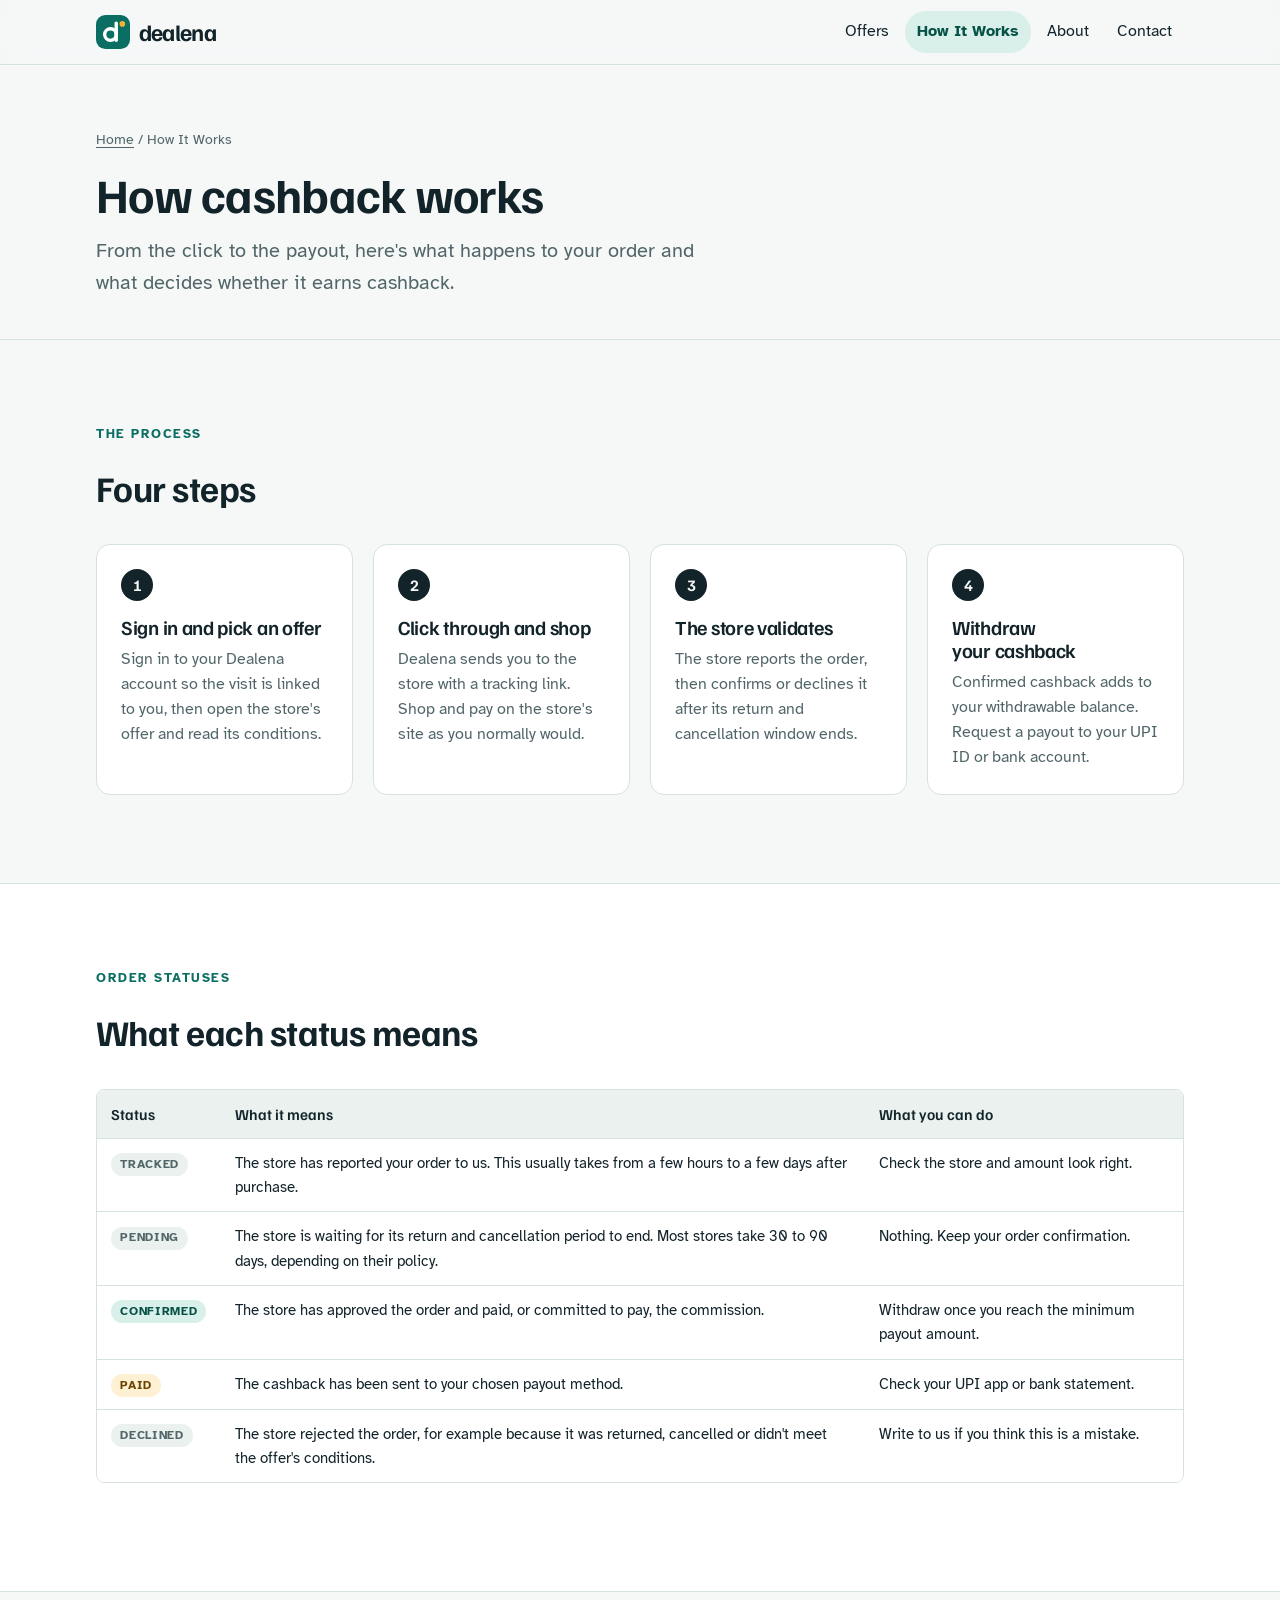
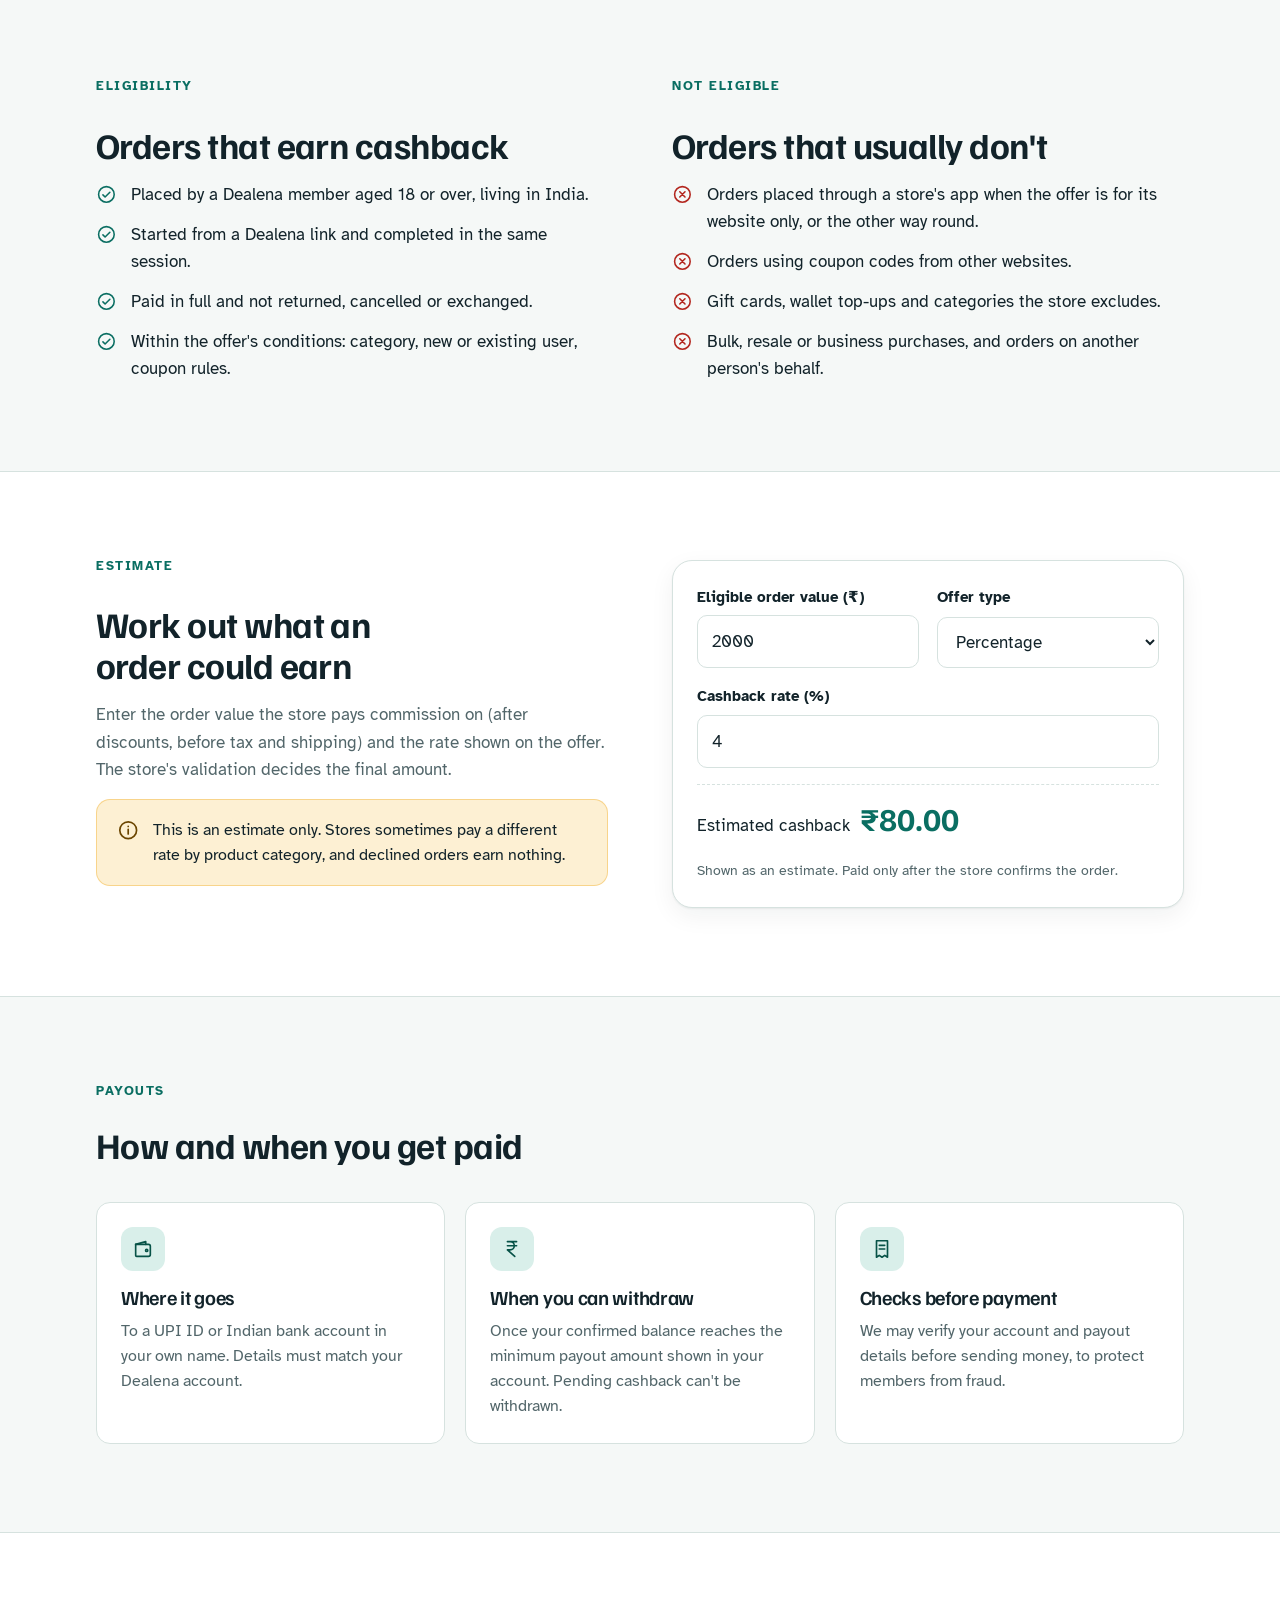
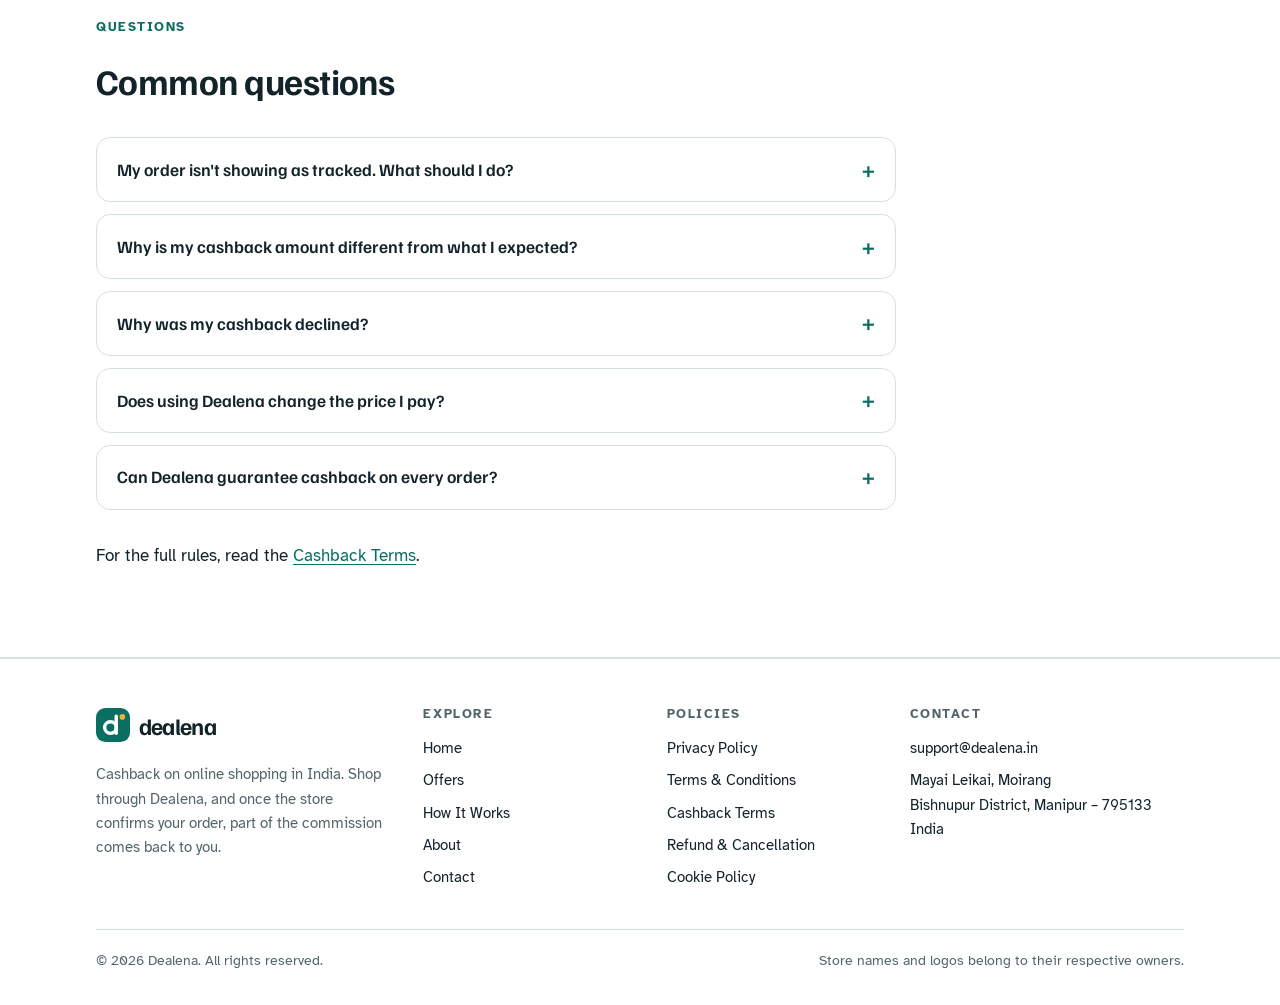
<file: how-it-works.html>
<!doctype html>
<html lang="en-IN">
<head>
<meta charset="utf-8">
<meta name="viewport" content="width=device-width, initial-scale=1, viewport-fit=cover">
<title>How Cashback Works | Dealena</title>
<meta name="description" content="How Dealena cashback works: eligibility, how orders are tracked, how stores validate them, and when and how confirmed cashback is paid out in India.">
<meta name="robots" content="index, follow">
<link rel="canonical" href="https://dealena.in/how-it-works.html">
<meta name="theme-color" content="#0A6E62">
<meta property="og:type" content="website">
<meta property="og:site_name" content="Dealena">
<meta property="og:locale" content="en_IN">
<meta property="og:title" content="How Cashback Works | Dealena">
<meta property="og:description" content="How Dealena cashback works: eligibility, how orders are tracked, how stores validate them, and when and how confirmed cashback is paid out in India.">
<meta property="og:url" content="https://dealena.in/how-it-works.html">
<meta property="og:image" content="https://dealena.in/og-image.png">
<meta property="og:image:width" content="1200">
<meta property="og:image:height" content="630">
<meta property="og:image:alt" content="Dealena — cashback on online shopping in India">
<meta name="twitter:card" content="summary_large_image">
<meta name="twitter:title" content="How Cashback Works | Dealena">
<meta name="twitter:description" content="How Dealena cashback works: eligibility, how orders are tracked, how stores validate them, and when and how confirmed cashback is paid out in India.">
<meta name="twitter:image" content="https://dealena.in/og-image.png">
<link rel="icon" href="favicon.svg" type="image/svg+xml">
<link rel="icon" href="favicon-32.png" sizes="32x32" type="image/png">
<link rel="apple-touch-icon" href="apple-touch-icon.png">
<link rel="manifest" href="site.webmanifest">
<link rel="preconnect" href="https://fonts.googleapis.com">
<link rel="preconnect" href="https://fonts.gstatic.com" crossorigin>
<link rel="stylesheet" href="https://fonts.googleapis.com/css2?family=Atkinson+Hyperlegible:wght@400;700&family=Familjen+Grotesk:wght@500;600;700&display=swap">
<link rel="stylesheet" href="assets/styles.css">
<script type="application/ld+json">{"@context": "https://schema.org", "@type": "Organization", "name": "Dealena", "url": "https://dealena.in/", "logo": "https://dealena.in/icon-512.png", "email": "support@dealena.in", "address": {"@type": "PostalAddress", "streetAddress": "Mayai Leikai", "addressLocality": "Moirang", "addressRegion": "Manipur", "postalCode": "795133", "addressCountry": "IN"}, "contactPoint": {"@type": "ContactPoint", "contactType": "customer support", "email": "support@dealena.in", "areaServed": "IN", "availableLanguage": ["en"]}}</script>
</head>
<body>
<a class="skip" href="#main">Skip to content</a>
<header class="site-header">
  <div class="wrap">
    <a class="brand" href="index.html" aria-label="Dealena home"><svg viewBox="0 0 40 40" aria-hidden="true" focusable="false"><rect width="40" height="40" rx="11" fill="#0A6E62"/><circle cx="17" cy="23" r="6.8" fill="none" stroke="#fff" stroke-width="4"/><path d="M23.8 9.5v20.3" stroke="#fff" stroke-width="4" stroke-linecap="round"/><circle cx="31" cy="10.5" r="3.3" fill="#F2B134"/></svg><span class="brand-word">dealena</span></a>
    <button class="menu-btn" type="button" aria-expanded="false" aria-controls="site-nav" aria-label="Open menu" data-menu><svg viewBox="0 0 24 24" fill="none" stroke="currentColor" stroke-width="1.8" stroke-linecap="round" stroke-linejoin="round" aria-hidden="true" focusable="false"><path d="M4 7h16M4 12h16M4 17h16"/></svg></button>
    <nav class="nav" id="site-nav" aria-label="Main"><a href="offers.html">Offers</a><a href="how-it-works.html" aria-current="page">How It Works</a><a href="about.html">About</a><a href="contact.html">Contact</a></nav>
  </div>
</header>
<main id="main">
<div class="page-hero">
  <div class="wrap">
    <p class="crumbs"><a href="index.html">Home</a> / How It Works</p>
    <h1>How cashback works</h1>
    <p class="lede">From the click to the payout, here's what happens to your order and what decides whether it earns cashback.</p>
  </div>
</div>

<section aria-labelledby="steps-title">
  <div class="wrap">
    <div class="section-head">
      <span class="eyebrow">The process</span>
      <h2 id="steps-title">Four steps</h2>
    </div>
    <ol class="steps">
      <li><h3>Sign in and pick an offer</h3><p>Sign in to your Dealena account so the visit is linked to you, then open the store's offer and read its conditions.</p></li>
      <li><h3>Click through and shop</h3><p>Dealena sends you to the store with a tracking link. Shop and pay on the store's site as you normally would.</p></li>
      <li><h3>The store validates</h3><p>The store reports the order, then confirms or declines it after its return and cancellation window ends.</p></li>
      <li><h3>Withdraw your cashback</h3><p>Confirmed cashback adds to your withdrawable balance. Request a payout to your UPI ID or bank account.</p></li>
    </ol>
  </div>
</section>

<section class="section-alt" aria-labelledby="status-title">
  <div class="wrap">
    <div class="section-head">
      <span class="eyebrow">Order statuses</span>
      <h2 id="status-title">What each status means</h2>
    </div>
    <div class="table-wrap">
      <table>
        <thead><tr><th scope="col">Status</th><th scope="col">What it means</th><th scope="col">What you can do</th></tr></thead>
        <tbody>
          <tr><td><span class="pill">Tracked</span></td><td>The store has reported your order to us. This usually takes from a few hours to a few days after purchase.</td><td>Check the store and amount look right.</td></tr>
          <tr><td><span class="pill">Pending</span></td><td>The store is waiting for its return and cancellation period to end. Most stores take 30 to 90 days, depending on their policy.</td><td>Nothing. Keep your order confirmation.</td></tr>
          <tr><td><span class="pill pill-brand">Confirmed</span></td><td>The store has approved the order and paid, or committed to pay, the commission.</td><td>Withdraw once you reach the minimum payout amount.</td></tr>
          <tr><td><span class="pill pill-gold">Paid</span></td><td>The cashback has been sent to your chosen payout method.</td><td>Check your UPI app or bank statement.</td></tr>
          <tr><td><span class="pill">Declined</span></td><td>The store rejected the order, for example because it was returned, cancelled or didn't meet the offer's conditions.</td><td>Write to us if you think this is a mistake.</td></tr>
        </tbody>
      </table>
    </div>
  </div>
</section>

<section aria-labelledby="elig-title">
  <div class="wrap split">
    <div class="stack">
      <span class="eyebrow">Eligibility</span>
      <h2 id="elig-title">Orders that earn cashback</h2>
      <ul class="checks">
        <li><svg viewBox="0 0 24 24" fill="none" stroke="currentColor" stroke-width="1.8" stroke-linecap="round" stroke-linejoin="round" aria-hidden="true" focusable="false"><path d="m8 12.5 2.5 2.5L16 9.5"/><circle cx="12" cy="12" r="9"/></svg><span>Placed by a Dealena member aged 18 or over, living in India.</span></li>
        <li><svg viewBox="0 0 24 24" fill="none" stroke="currentColor" stroke-width="1.8" stroke-linecap="round" stroke-linejoin="round" aria-hidden="true" focusable="false"><path d="m8 12.5 2.5 2.5L16 9.5"/><circle cx="12" cy="12" r="9"/></svg><span>Started from a Dealena link and completed in the same session.</span></li>
        <li><svg viewBox="0 0 24 24" fill="none" stroke="currentColor" stroke-width="1.8" stroke-linecap="round" stroke-linejoin="round" aria-hidden="true" focusable="false"><path d="m8 12.5 2.5 2.5L16 9.5"/><circle cx="12" cy="12" r="9"/></svg><span>Paid in full and not returned, cancelled or exchanged.</span></li>
        <li><svg viewBox="0 0 24 24" fill="none" stroke="currentColor" stroke-width="1.8" stroke-linecap="round" stroke-linejoin="round" aria-hidden="true" focusable="false"><path d="m8 12.5 2.5 2.5L16 9.5"/><circle cx="12" cy="12" r="9"/></svg><span>Within the offer's conditions: category, new or existing user, coupon rules.</span></li>
      </ul>
    </div>
    <div class="stack">
      <span class="eyebrow">Not eligible</span>
      <h2>Orders that usually don't</h2>
      <ul class="checks x">
        <li><svg viewBox="0 0 24 24" fill="none" stroke="currentColor" stroke-width="1.8" stroke-linecap="round" stroke-linejoin="round" aria-hidden="true" focusable="false"><circle cx="12" cy="12" r="9"/><path d="m9 9 6 6M15 9l-6 6"/></svg><span>Orders placed through a store's app when the offer is for its website only, or the other way round.</span></li>
        <li><svg viewBox="0 0 24 24" fill="none" stroke="currentColor" stroke-width="1.8" stroke-linecap="round" stroke-linejoin="round" aria-hidden="true" focusable="false"><circle cx="12" cy="12" r="9"/><path d="m9 9 6 6M15 9l-6 6"/></svg><span>Orders using coupon codes from other websites.</span></li>
        <li><svg viewBox="0 0 24 24" fill="none" stroke="currentColor" stroke-width="1.8" stroke-linecap="round" stroke-linejoin="round" aria-hidden="true" focusable="false"><circle cx="12" cy="12" r="9"/><path d="m9 9 6 6M15 9l-6 6"/></svg><span>Gift cards, wallet top-ups and categories the store excludes.</span></li>
        <li><svg viewBox="0 0 24 24" fill="none" stroke="currentColor" stroke-width="1.8" stroke-linecap="round" stroke-linejoin="round" aria-hidden="true" focusable="false"><circle cx="12" cy="12" r="9"/><path d="m9 9 6 6M15 9l-6 6"/></svg><span>Bulk, resale or business purchases, and orders on another person's behalf.</span></li>
      </ul>
    </div>
  </div>
</section>

<section class="section-alt" aria-labelledby="calc-title">
  <div class="wrap split">
    <div class="stack">
      <span class="eyebrow">Estimate</span>
      <h2 id="calc-title">Work out what an order could earn</h2>
      <p class="muted">Enter the order value the store pays commission on (after discounts, before tax and shipping) and the rate shown on the offer. The store's validation decides the final amount.</p>
      <div class="callout"><svg viewBox="0 0 24 24" fill="none" stroke="currentColor" stroke-width="1.8" stroke-linecap="round" stroke-linejoin="round" aria-hidden="true" focusable="false"><circle cx="12" cy="12" r="9"/><path d="M12 11v5M12 8h.01"/></svg><p>This is an estimate only. Stores sometimes pay a different rate by product category, and declined orders earn nothing.</p></div>
    </div>
    <form class="calc" id="calc" novalidate>
      <div class="form-row">
        <div class="field">
          <label for="calc-amount">Eligible order value (₹)</label>
          <input class="input num" id="calc-amount" type="number" inputmode="decimal" min="0" step="1" value="2000">
        </div>
        <div class="field">
          <label for="calc-type">Offer type</label>
          <select class="input" id="calc-type">
            <option value="pct">Percentage</option>
            <option value="flat">Flat amount</option>
          </select>
        </div>
      </div>
      <div class="field">
        <label for="calc-rate" id="calc-rate-label">Cashback rate (%)</label>
        <input class="input num" id="calc-rate" type="number" inputmode="decimal" min="0" step="0.1" value="4">
      </div>
      <div class="calc-out" aria-live="polite">
        <span>Estimated cashback</span>
        <strong class="num" id="calc-result">₹80.00</strong>
      </div>
      <small>Shown as an estimate. Paid only after the store confirms the order.</small>
    </form>
  </div>
</section>

<section aria-labelledby="pay-title">
  <div class="wrap">
    <div class="section-head">
      <span class="eyebrow">Payouts</span>
      <h2 id="pay-title">How and when you get paid</h2>
    </div>
    <div class="grid grid-3">
      <div class="card"><span class="icon"><svg viewBox="0 0 24 24" fill="none" stroke="currentColor" stroke-width="1.8" stroke-linecap="round" stroke-linejoin="round" aria-hidden="true" focusable="false"><path d="M4 7h14a2 2 0 0 1 2 2v9a2 2 0 0 1-2 2H5a1 1 0 0 1-1-1V7Z"/><path d="M4 7l11-3v3"/><circle cx="16" cy="13.5" r="1.2"/></svg></span><h3>Where it goes</h3><p>To a UPI ID or Indian bank account in your own name. Details must match your Dealena account.</p></div>
      <div class="card"><span class="icon"><svg viewBox="0 0 24 24" fill="none" stroke="currentColor" stroke-width="1.8" stroke-linecap="round" stroke-linejoin="round" aria-hidden="true" focusable="false"><path d="M7 4h10M7 8.5h10M7 4h3a4.5 4.5 0 0 1 0 9H7l8 7"/></svg></span><h3>When you can withdraw</h3><p>Once your confirmed balance reaches the minimum payout amount shown in your account. Pending cashback can't be withdrawn.</p></div>
      <div class="card"><span class="icon"><svg viewBox="0 0 24 24" fill="none" stroke="currentColor" stroke-width="1.8" stroke-linecap="round" stroke-linejoin="round" aria-hidden="true" focusable="false"><path d="M6 3h12v18l-3-2-3 2-3-2-3 2V3Z"/><path d="M9 8h6M9 12h6"/></svg></span><h3>Checks before payment</h3><p>We may verify your account and payout details before sending money, to protect members from fraud.</p></div>
    </div>
  </div>
</section>

<section class="section-alt" aria-labelledby="faq-title">
  <div class="wrap">
    <div class="section-head">
      <span class="eyebrow">Questions</span>
      <h2 id="faq-title">Common questions</h2>
    </div>
    <div class="faq">
      <details><summary>My order isn't showing as tracked. What should I do?</summary><div><p>Stores can take a few days to report orders. If it still isn't showing after 7 days, email support@dealena.in with the store name, order ID, order date and amount, plus a screenshot of the order confirmation. Please send it within 30 days of the order date.</p></div></details>
      <details><summary>Why is my cashback amount different from what I expected?</summary><div><p>Stores pay commission on the eligible value only, which usually excludes taxes, shipping and fees. Some stores pay different rates by category. Partial returns also reduce the amount.</p></div></details>
      <details><summary>Why was my cashback declined?</summary><div><p>Common reasons are returns, cancellations, a coupon code from another site, or an order outside the offer's conditions. The store makes this decision. If you think it's wrong, write to us and we'll raise it with the store where possible.</p></div></details>
      <details><summary>Does using Dealena change the price I pay?</summary><div><p>No. You pay the store's price. The cashback comes from the commission the store pays for the referral.</p></div></details>
      <details><summary>Can Dealena guarantee cashback on every order?</summary><div><p>No. Cashback depends on the store tracking and approving the order. We show each order's status so you can follow it, and we help with missing or declined orders where we can.</p></div></details>
    </div>
    <p class="mt-2">For the full rules, read the <a href="cashback-terms.html">Cashback Terms</a>.</p>
  </div>
</section>
</main>
<footer class="site-footer">
  <div class="wrap">
    <div class="footer-grid">
      <div class="footer-about">
        <a class="brand" href="index.html" aria-label="Dealena home"><svg viewBox="0 0 40 40" aria-hidden="true" focusable="false"><rect width="40" height="40" rx="11" fill="#0A6E62"/><circle cx="17" cy="23" r="6.8" fill="none" stroke="#fff" stroke-width="4"/><path d="M23.8 9.5v20.3" stroke="#fff" stroke-width="4" stroke-linecap="round"/><circle cx="31" cy="10.5" r="3.3" fill="#F2B134"/></svg><span class="brand-word">dealena</span></a>
        <p>Cashback on online shopping in India. Shop through Dealena, and once the store confirms your order, part of the commission comes back to you.</p>
      </div>
      <div>
        <h2>Explore</h2>
        <ul><li><a href="index.html">Home</a></li><li><a href="offers.html">Offers</a></li><li><a href="how-it-works.html">How It Works</a></li><li><a href="about.html">About</a></li><li><a href="contact.html">Contact</a></li></ul>
      </div>
      <div>
        <h2>Policies</h2>
        <ul><li><a href="privacy-policy.html">Privacy Policy</a></li><li><a href="terms.html">Terms & Conditions</a></li><li><a href="cashback-terms.html">Cashback Terms</a></li><li><a href="refund-policy.html">Refund & Cancellation</a></li><li><a href="cookie-policy.html">Cookie Policy</a></li></ul>
      </div>
      <div>
        <h2>Contact</h2>
        <ul>
          <li><a href="mailto:support@dealena.in">support@dealena.in</a></li>
          <li><address>Mayai Leikai, Moirang<br>Bishnupur District, Manipur – 795133<br>India</address></li>
        </ul>
      </div>
    </div>
    <div class="footer-bottom">
      <span>© <span data-year>2026</span> Dealena. All rights reserved.</span>
      <span>Store names and logos belong to their respective owners.</span>
    </div>
  </div>
</footer>
<script src="assets/site.js" defer></script>
</body>
</html>
</file>
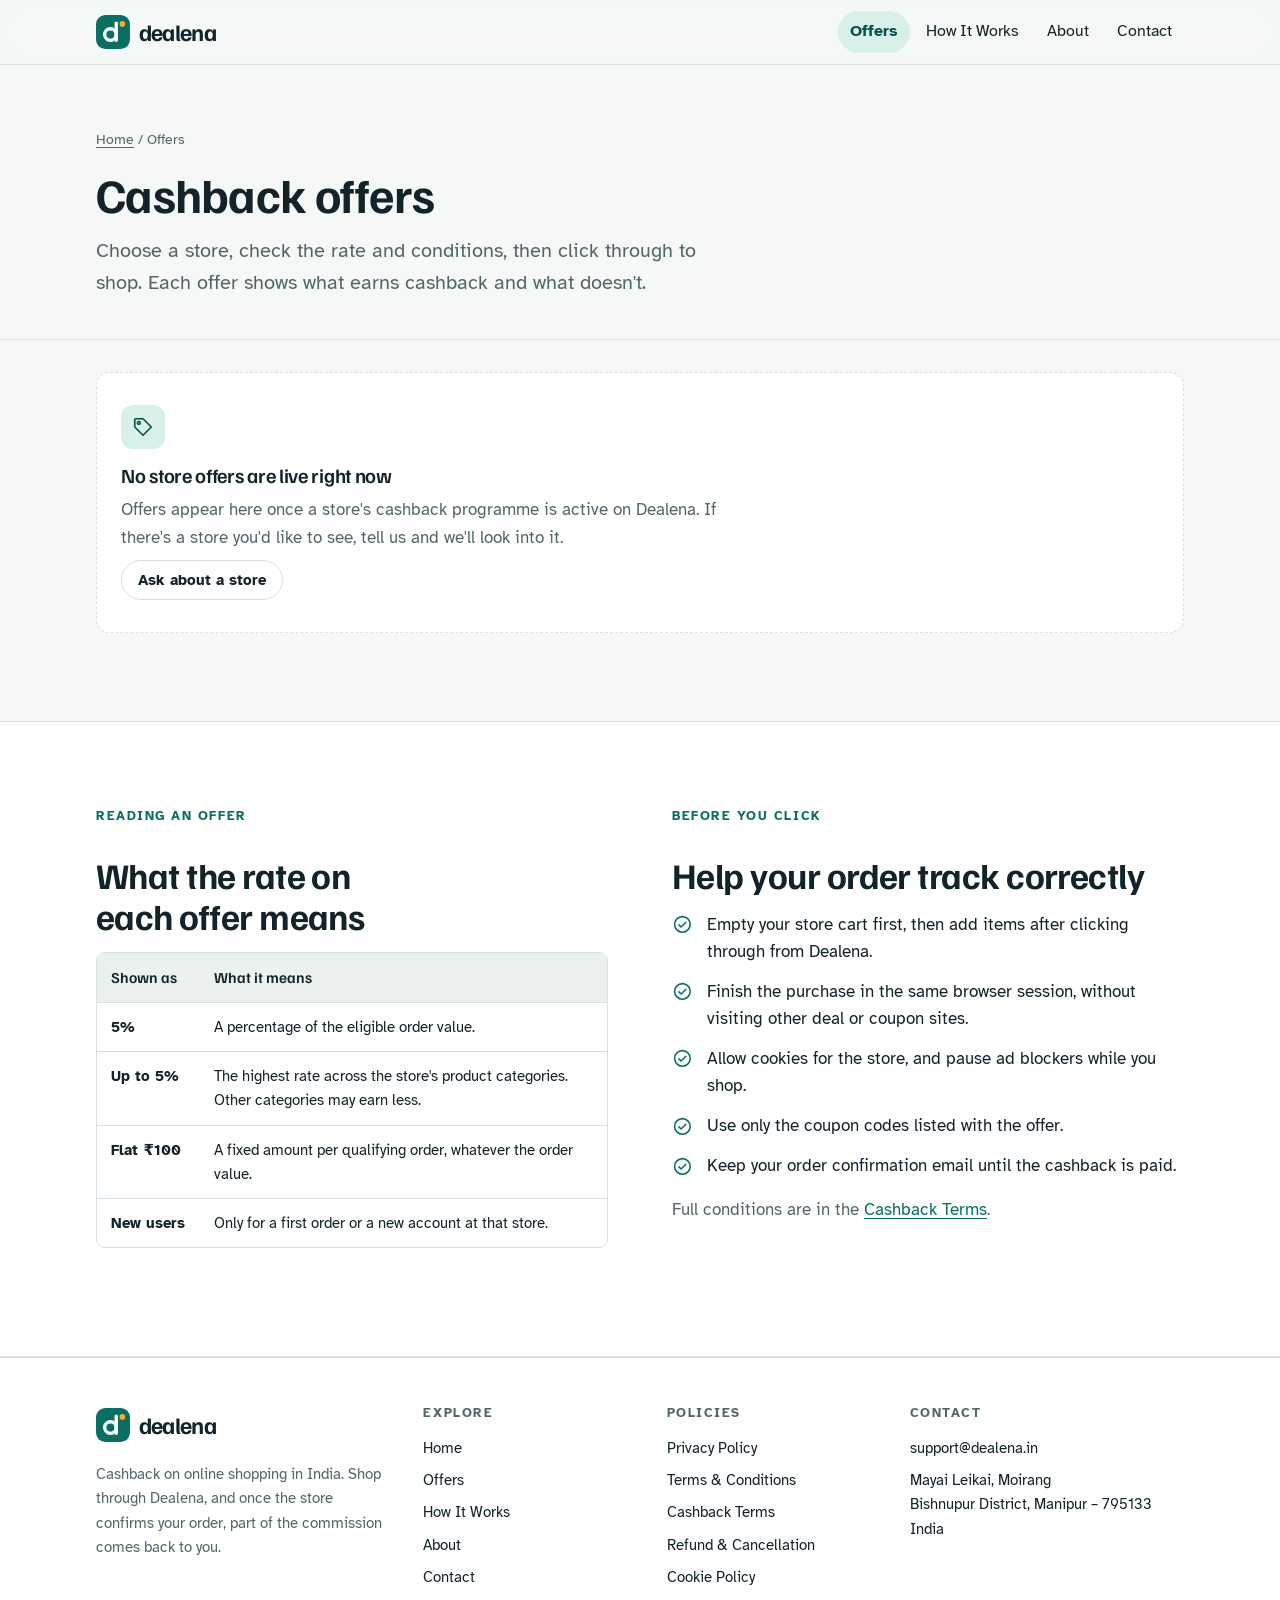
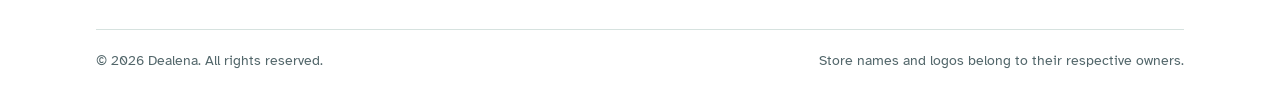
<file: offers.html>
<!doctype html>
<html lang="en-IN">
<head>
<meta charset="utf-8">
<meta name="viewport" content="width=device-width, initial-scale=1, viewport-fit=cover">
<title>Cashback Offers | Dealena</title>
<meta name="description" content="Browse current cashback offers from online stores on Dealena. Check the rate and conditions for each store before you click through and shop.">
<meta name="robots" content="index, follow">
<link rel="canonical" href="https://dealena.in/offers.html">
<meta name="theme-color" content="#0A6E62">
<meta property="og:type" content="website">
<meta property="og:site_name" content="Dealena">
<meta property="og:locale" content="en_IN">
<meta property="og:title" content="Cashback Offers | Dealena">
<meta property="og:description" content="Browse current cashback offers from online stores on Dealena. Check the rate and conditions for each store before you click through and shop.">
<meta property="og:url" content="https://dealena.in/offers.html">
<meta property="og:image" content="https://dealena.in/og-image.png">
<meta property="og:image:width" content="1200">
<meta property="og:image:height" content="630">
<meta property="og:image:alt" content="Dealena — cashback on online shopping in India">
<meta name="twitter:card" content="summary_large_image">
<meta name="twitter:title" content="Cashback Offers | Dealena">
<meta name="twitter:description" content="Browse current cashback offers from online stores on Dealena. Check the rate and conditions for each store before you click through and shop.">
<meta name="twitter:image" content="https://dealena.in/og-image.png">
<link rel="icon" href="favicon.svg" type="image/svg+xml">
<link rel="icon" href="favicon-32.png" sizes="32x32" type="image/png">
<link rel="apple-touch-icon" href="apple-touch-icon.png">
<link rel="manifest" href="site.webmanifest">
<link rel="preconnect" href="https://fonts.googleapis.com">
<link rel="preconnect" href="https://fonts.gstatic.com" crossorigin>
<link rel="stylesheet" href="https://fonts.googleapis.com/css2?family=Atkinson+Hyperlegible:wght@400;700&family=Familjen+Grotesk:wght@500;600;700&display=swap">
<link rel="stylesheet" href="assets/styles.css">
<script type="application/ld+json">{"@context": "https://schema.org", "@type": "Organization", "name": "Dealena", "url": "https://dealena.in/", "logo": "https://dealena.in/icon-512.png", "email": "support@dealena.in", "address": {"@type": "PostalAddress", "streetAddress": "Mayai Leikai", "addressLocality": "Moirang", "addressRegion": "Manipur", "postalCode": "795133", "addressCountry": "IN"}, "contactPoint": {"@type": "ContactPoint", "contactType": "customer support", "email": "support@dealena.in", "areaServed": "IN", "availableLanguage": ["en"]}}</script>
</head>
<body>
<a class="skip" href="#main">Skip to content</a>
<header class="site-header">
  <div class="wrap">
    <a class="brand" href="index.html" aria-label="Dealena home"><svg viewBox="0 0 40 40" aria-hidden="true" focusable="false"><rect width="40" height="40" rx="11" fill="#0A6E62"/><circle cx="17" cy="23" r="6.8" fill="none" stroke="#fff" stroke-width="4"/><path d="M23.8 9.5v20.3" stroke="#fff" stroke-width="4" stroke-linecap="round"/><circle cx="31" cy="10.5" r="3.3" fill="#F2B134"/></svg><span class="brand-word">dealena</span></a>
    <button class="menu-btn" type="button" aria-expanded="false" aria-controls="site-nav" aria-label="Open menu" data-menu><svg viewBox="0 0 24 24" fill="none" stroke="currentColor" stroke-width="1.8" stroke-linecap="round" stroke-linejoin="round" aria-hidden="true" focusable="false"><path d="M4 7h16M4 12h16M4 17h16"/></svg></button>
    <nav class="nav" id="site-nav" aria-label="Main"><a href="offers.html" aria-current="page">Offers</a><a href="how-it-works.html">How It Works</a><a href="about.html">About</a><a href="contact.html">Contact</a></nav>
  </div>
</header>
<main id="main">
<div class="page-hero">
  <div class="wrap">
    <p class="crumbs"><a href="index.html">Home</a> / Offers</p>
    <h1>Cashback offers</h1>
    <p class="lede">Choose a store, check the rate and conditions, then click through to shop. Each offer shows what earns cashback and what doesn't.</p>
  </div>
</div>

<section aria-labelledby="list-title" style="padding-top: 2rem">
  <div class="wrap">
    <h2 id="list-title" class="sr-only">Store offers</h2>
    <div class="toolbar">
      <label class="sr-only" for="offer-search">Search stores</label>
      <input class="input" id="offer-search" type="search" placeholder="Search by store name" autocomplete="off">
      <div class="chips" id="offer-chips" role="group" aria-label="Filter by category"></div>
    </div>
    <div id="offer-list" class="grid grid-3" aria-live="polite"></div>
    <div id="offer-empty" class="empty" hidden>
      <span class="icon"><svg viewBox="0 0 24 24" fill="none" stroke="currentColor" stroke-width="1.8" stroke-linecap="round" stroke-linejoin="round" aria-hidden="true" focusable="false"><path d="M3 12V4a1 1 0 0 1 1-1h8l9 9-9 9-9-9Z"/><circle cx="7.5" cy="7.5" r="1.5"/></svg></span>
      <h3 id="offer-empty-title">No offers match this filter</h3>
      <p id="offer-empty-text">Try another category or clear your search.</p>
      <a class="btn btn-ghost btn-sm" href="contact.html">Ask about a store</a>
    </div>
    <noscript><div class="empty"><h3>Offers need JavaScript</h3><p>Turn on JavaScript in your browser to see the offer list. You can still read <a href="how-it-works.html">how cashback works</a>.</p></div></noscript>
  </div>
</section>

<section class="section-alt" aria-labelledby="read-title">
  <div class="wrap split">
    <div class="stack">
      <span class="eyebrow">Reading an offer</span>
      <h2 id="read-title">What the rate on each offer means</h2>
      <div class="table-wrap">
        <table>
          <thead><tr><th scope="col">Shown as</th><th scope="col">What it means</th></tr></thead>
          <tbody>
            <tr><td><strong>5%</strong></td><td>A percentage of the eligible order value.</td></tr>
            <tr><td><strong>Up to 5%</strong></td><td>The highest rate across the store's product categories. Other categories may earn less.</td></tr>
            <tr><td><strong>Flat ₹100</strong></td><td>A fixed amount per qualifying order, whatever the order value.</td></tr>
            <tr><td><strong>New users</strong></td><td>Only for a first order or a new account at that store.</td></tr>
          </tbody>
        </table>
      </div>
    </div>
    <div class="stack">
      <span class="eyebrow">Before you click</span>
      <h2>Help your order track correctly</h2>
      <ul class="checks">
        <li><svg viewBox="0 0 24 24" fill="none" stroke="currentColor" stroke-width="1.8" stroke-linecap="round" stroke-linejoin="round" aria-hidden="true" focusable="false"><path d="m8 12.5 2.5 2.5L16 9.5"/><circle cx="12" cy="12" r="9"/></svg><span>Empty your store cart first, then add items after clicking through from Dealena.</span></li>
        <li><svg viewBox="0 0 24 24" fill="none" stroke="currentColor" stroke-width="1.8" stroke-linecap="round" stroke-linejoin="round" aria-hidden="true" focusable="false"><path d="m8 12.5 2.5 2.5L16 9.5"/><circle cx="12" cy="12" r="9"/></svg><span>Finish the purchase in the same browser session, without visiting other deal or coupon sites.</span></li>
        <li><svg viewBox="0 0 24 24" fill="none" stroke="currentColor" stroke-width="1.8" stroke-linecap="round" stroke-linejoin="round" aria-hidden="true" focusable="false"><path d="m8 12.5 2.5 2.5L16 9.5"/><circle cx="12" cy="12" r="9"/></svg><span>Allow cookies for the store, and pause ad blockers while you shop.</span></li>
        <li><svg viewBox="0 0 24 24" fill="none" stroke="currentColor" stroke-width="1.8" stroke-linecap="round" stroke-linejoin="round" aria-hidden="true" focusable="false"><path d="m8 12.5 2.5 2.5L16 9.5"/><circle cx="12" cy="12" r="9"/></svg><span>Use only the coupon codes listed with the offer.</span></li>
        <li><svg viewBox="0 0 24 24" fill="none" stroke="currentColor" stroke-width="1.8" stroke-linecap="round" stroke-linejoin="round" aria-hidden="true" focusable="false"><path d="m8 12.5 2.5 2.5L16 9.5"/><circle cx="12" cy="12" r="9"/></svg><span>Keep your order confirmation email until the cashback is paid.</span></li>
      </ul>
      <p class="muted">Full conditions are in the <a href="cashback-terms.html">Cashback Terms</a>.</p>
    </div>
  </div>
</section>
<script src="assets/offers.js" defer></script>
</main>
<footer class="site-footer">
  <div class="wrap">
    <div class="footer-grid">
      <div class="footer-about">
        <a class="brand" href="index.html" aria-label="Dealena home"><svg viewBox="0 0 40 40" aria-hidden="true" focusable="false"><rect width="40" height="40" rx="11" fill="#0A6E62"/><circle cx="17" cy="23" r="6.8" fill="none" stroke="#fff" stroke-width="4"/><path d="M23.8 9.5v20.3" stroke="#fff" stroke-width="4" stroke-linecap="round"/><circle cx="31" cy="10.5" r="3.3" fill="#F2B134"/></svg><span class="brand-word">dealena</span></a>
        <p>Cashback on online shopping in India. Shop through Dealena, and once the store confirms your order, part of the commission comes back to you.</p>
      </div>
      <div>
        <h2>Explore</h2>
        <ul><li><a href="index.html">Home</a></li><li><a href="offers.html">Offers</a></li><li><a href="how-it-works.html">How It Works</a></li><li><a href="about.html">About</a></li><li><a href="contact.html">Contact</a></li></ul>
      </div>
      <div>
        <h2>Policies</h2>
        <ul><li><a href="privacy-policy.html">Privacy Policy</a></li><li><a href="terms.html">Terms & Conditions</a></li><li><a href="cashback-terms.html">Cashback Terms</a></li><li><a href="refund-policy.html">Refund & Cancellation</a></li><li><a href="cookie-policy.html">Cookie Policy</a></li></ul>
      </div>
      <div>
        <h2>Contact</h2>
        <ul>
          <li><a href="mailto:support@dealena.in">support@dealena.in</a></li>
          <li><address>Mayai Leikai, Moirang<br>Bishnupur District, Manipur – 795133<br>India</address></li>
        </ul>
      </div>
    </div>
    <div class="footer-bottom">
      <span>© <span data-year>2026</span> Dealena. All rights reserved.</span>
      <span>Store names and logos belong to their respective owners.</span>
    </div>
  </div>
</footer>
<script src="assets/site.js" defer></script>
</body>
</html>
</file>
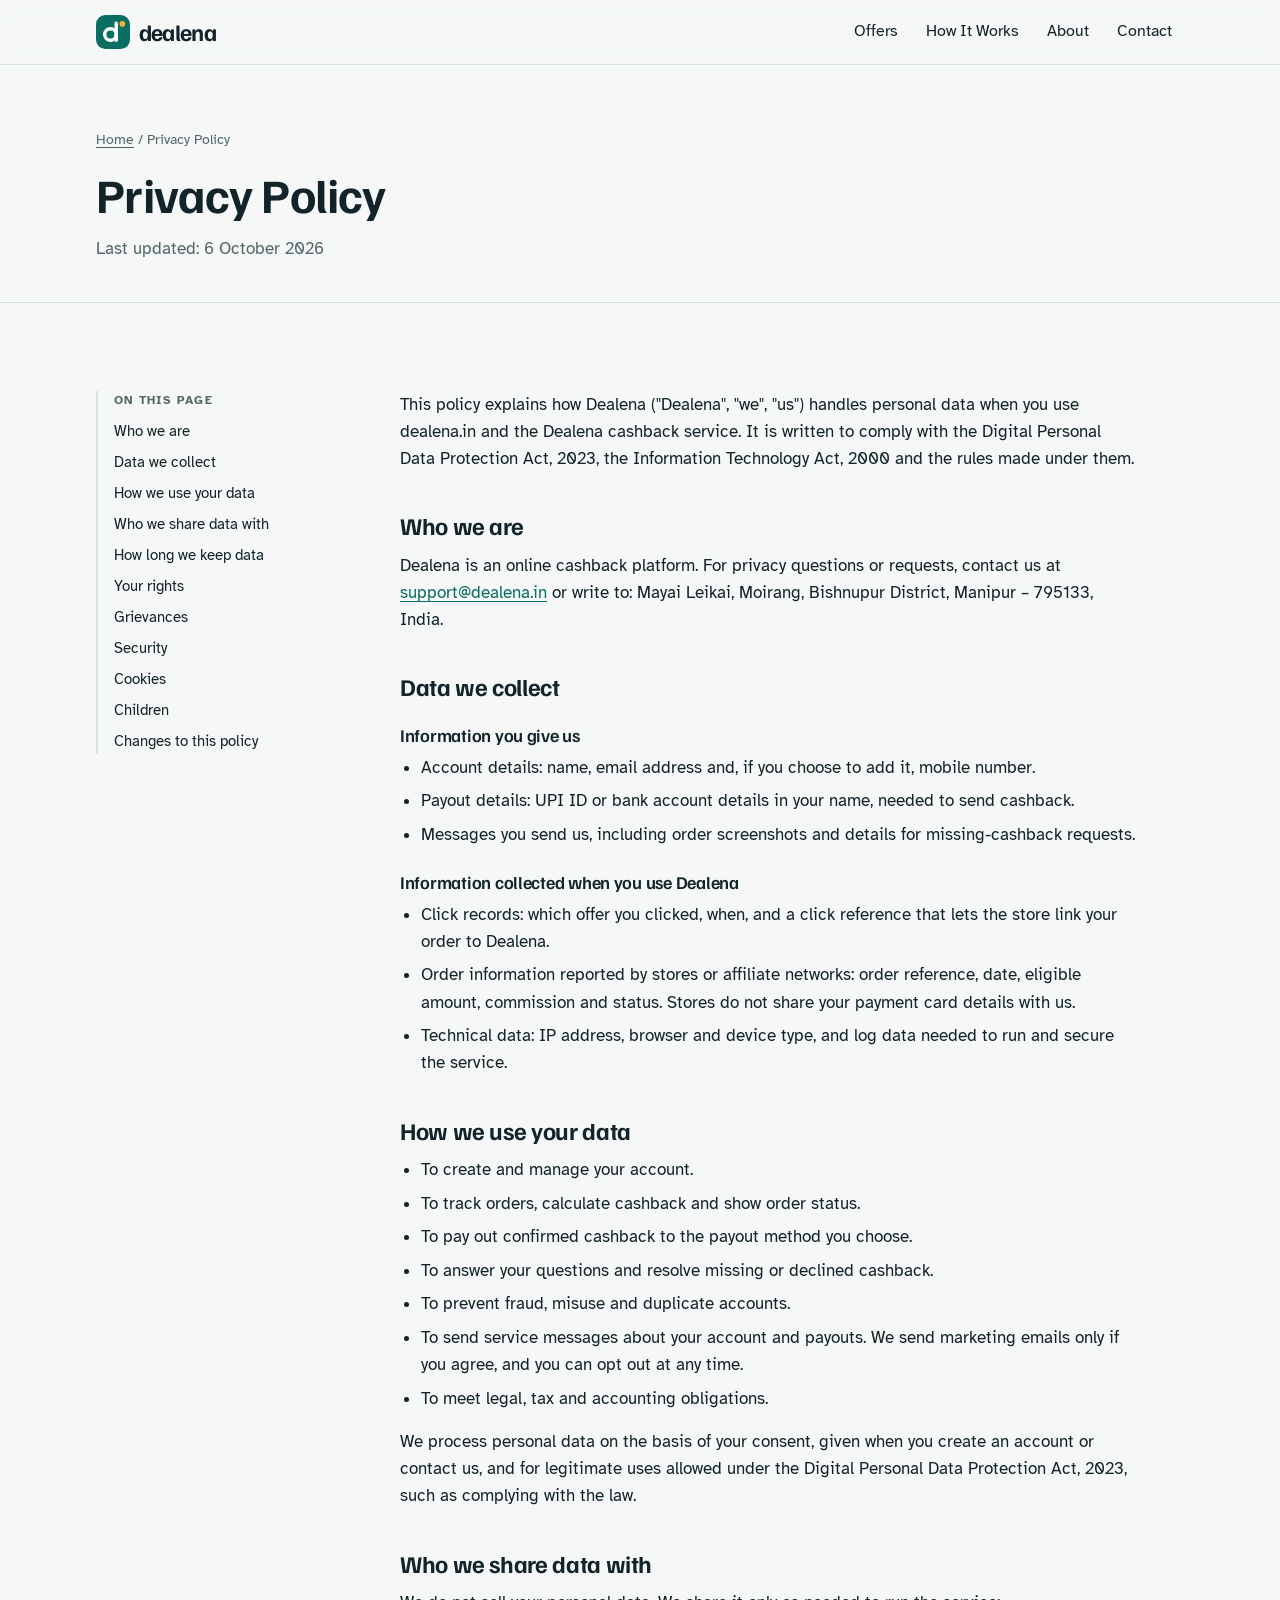
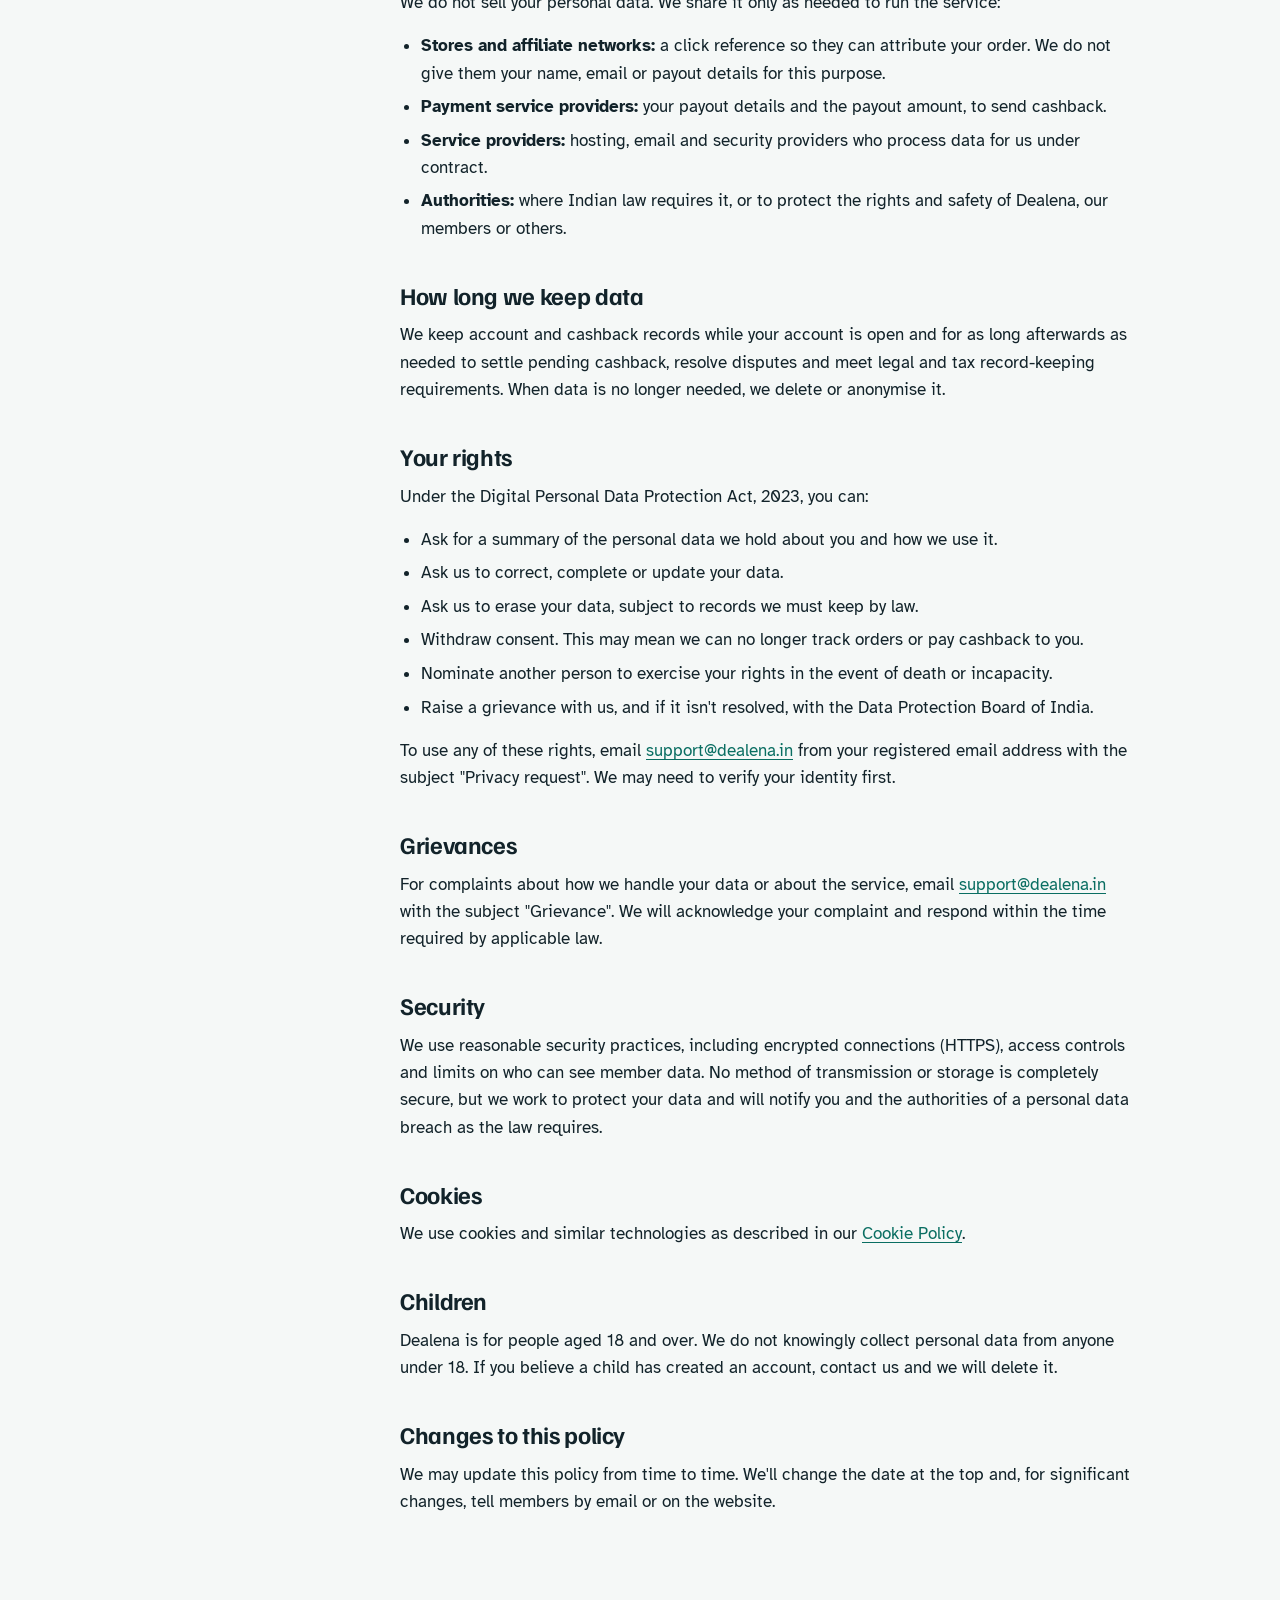
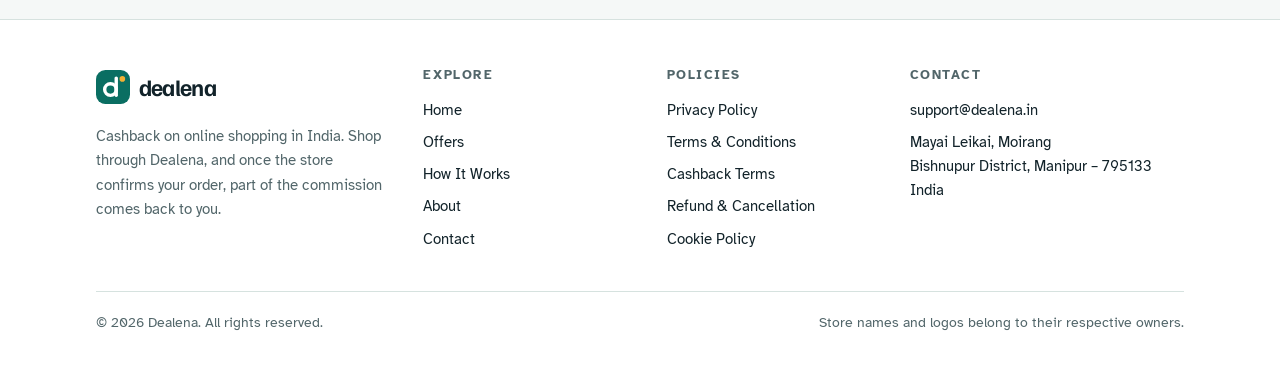
<file: privacy-policy.html>
<!doctype html>
<html lang="en-IN">
<head>
<meta charset="utf-8">
<meta name="viewport" content="width=device-width, initial-scale=1, viewport-fit=cover">
<title>Privacy Policy | Dealena</title>
<meta name="description" content="How Dealena collects, uses, shares and protects personal data, and the rights you have under Indian law, including the Digital Personal Data Protection Act, 2023.">
<meta name="robots" content="index, follow">
<link rel="canonical" href="https://dealena.in/privacy-policy.html">
<meta name="theme-color" content="#0A6E62">
<meta property="og:type" content="website">
<meta property="og:site_name" content="Dealena">
<meta property="og:locale" content="en_IN">
<meta property="og:title" content="Privacy Policy | Dealena">
<meta property="og:description" content="How Dealena collects, uses, shares and protects personal data, and the rights you have under Indian law, including the Digital Personal Data Protection Act, 2023.">
<meta property="og:url" content="https://dealena.in/privacy-policy.html">
<meta property="og:image" content="https://dealena.in/og-image.png">
<meta property="og:image:width" content="1200">
<meta property="og:image:height" content="630">
<meta property="og:image:alt" content="Dealena — cashback on online shopping in India">
<meta name="twitter:card" content="summary_large_image">
<meta name="twitter:title" content="Privacy Policy | Dealena">
<meta name="twitter:description" content="How Dealena collects, uses, shares and protects personal data, and the rights you have under Indian law, including the Digital Personal Data Protection Act, 2023.">
<meta name="twitter:image" content="https://dealena.in/og-image.png">
<link rel="icon" href="favicon.svg" type="image/svg+xml">
<link rel="icon" href="favicon-32.png" sizes="32x32" type="image/png">
<link rel="apple-touch-icon" href="apple-touch-icon.png">
<link rel="manifest" href="site.webmanifest">
<link rel="preconnect" href="https://fonts.googleapis.com">
<link rel="preconnect" href="https://fonts.gstatic.com" crossorigin>
<link rel="stylesheet" href="https://fonts.googleapis.com/css2?family=Atkinson+Hyperlegible:wght@400;700&family=Familjen+Grotesk:wght@500;600;700&display=swap">
<link rel="stylesheet" href="assets/styles.css">
<script type="application/ld+json">{"@context": "https://schema.org", "@type": "Organization", "name": "Dealena", "url": "https://dealena.in/", "logo": "https://dealena.in/icon-512.png", "email": "support@dealena.in", "address": {"@type": "PostalAddress", "streetAddress": "Mayai Leikai", "addressLocality": "Moirang", "addressRegion": "Manipur", "postalCode": "795133", "addressCountry": "IN"}, "contactPoint": {"@type": "ContactPoint", "contactType": "customer support", "email": "support@dealena.in", "areaServed": "IN", "availableLanguage": ["en"]}}</script>
</head>
<body>
<a class="skip" href="#main">Skip to content</a>
<header class="site-header">
  <div class="wrap">
    <a class="brand" href="index.html" aria-label="Dealena home"><svg viewBox="0 0 40 40" aria-hidden="true" focusable="false"><rect width="40" height="40" rx="11" fill="#0A6E62"/><circle cx="17" cy="23" r="6.8" fill="none" stroke="#fff" stroke-width="4"/><path d="M23.8 9.5v20.3" stroke="#fff" stroke-width="4" stroke-linecap="round"/><circle cx="31" cy="10.5" r="3.3" fill="#F2B134"/></svg><span class="brand-word">dealena</span></a>
    <button class="menu-btn" type="button" aria-expanded="false" aria-controls="site-nav" aria-label="Open menu" data-menu><svg viewBox="0 0 24 24" fill="none" stroke="currentColor" stroke-width="1.8" stroke-linecap="round" stroke-linejoin="round" aria-hidden="true" focusable="false"><path d="M4 7h16M4 12h16M4 17h16"/></svg></button>
    <nav class="nav" id="site-nav" aria-label="Main"><a href="offers.html">Offers</a><a href="how-it-works.html">How It Works</a><a href="about.html">About</a><a href="contact.html">Contact</a></nav>
  </div>
</header>
<main id="main">
<div class="page-hero">
  <div class="wrap">
    <p class="crumbs"><a href="index.html">Home</a> / Privacy Policy</p>
    <h1>Privacy Policy</h1>
    <p class="meta muted">Last updated: 6 October 2026</p>
  </div>
</div>
<section>
  <div class="wrap policy-layout">
    <nav class="toc" aria-label="On this page"><strong>On this page</strong><ol><li><a href="#who-we-are">Who we are</a></li><li><a href="#data-we-collect">Data we collect</a></li><li><a href="#how-we-use-your-data">How we use your data</a></li><li><a href="#who-we-share-data-with">Who we share data with</a></li><li><a href="#how-long-we-keep-data">How long we keep data</a></li><li><a href="#your-rights">Your rights</a></li><li><a href="#grievances">Grievances</a></li><li><a href="#security">Security</a></li><li><a href="#cookies">Cookies</a></li><li><a href="#children">Children</a></li><li><a href="#changes-to-this-policy">Changes to this policy</a></li></ol></nav>
    <article class="prose">
      <p>This policy explains how Dealena ("Dealena", "we", "us") handles personal data when you use dealena.in and the Dealena cashback service. It is written to comply with the Digital Personal Data Protection Act, 2023, the Information Technology Act, 2000 and the rules made under them.</p>

      <h2 id="who-we-are">Who we are</h2>
      <p>Dealena is an online cashback platform. For privacy questions or requests, contact us at <a href="mailto:support@dealena.in">support@dealena.in</a> or write to: Mayai Leikai, Moirang, Bishnupur District, Manipur – 795133, India.</p>

      <h2 id="data-we-collect">Data we collect</h2>
      <h3>Information you give us</h3>
      <ul>
        <li>Account details: name, email address and, if you choose to add it, mobile number.</li>
        <li>Payout details: UPI ID or bank account details in your name, needed to send cashback.</li>
        <li>Messages you send us, including order screenshots and details for missing-cashback requests.</li>
      </ul>
      <h3>Information collected when you use Dealena</h3>
      <ul>
        <li>Click records: which offer you clicked, when, and a click reference that lets the store link your order to Dealena.</li>
        <li>Order information reported by stores or affiliate networks: order reference, date, eligible amount, commission and status. Stores do not share your payment card details with us.</li>
        <li>Technical data: IP address, browser and device type, and log data needed to run and secure the service.</li>
      </ul>

      <h2 id="how-we-use-your-data">How we use your data</h2>
      <ul>
        <li>To create and manage your account.</li>
        <li>To track orders, calculate cashback and show order status.</li>
        <li>To pay out confirmed cashback to the payout method you choose.</li>
        <li>To answer your questions and resolve missing or declined cashback.</li>
        <li>To prevent fraud, misuse and duplicate accounts.</li>
        <li>To send service messages about your account and payouts. We send marketing emails only if you agree, and you can opt out at any time.</li>
        <li>To meet legal, tax and accounting obligations.</li>
      </ul>
      <p>We process personal data on the basis of your consent, given when you create an account or contact us, and for legitimate uses allowed under the Digital Personal Data Protection Act, 2023, such as complying with the law.</p>

      <h2 id="who-we-share-data-with">Who we share data with</h2>
      <p>We do not sell your personal data. We share it only as needed to run the service:</p>
      <ul>
        <li><strong>Stores and affiliate networks:</strong> a click reference so they can attribute your order. We do not give them your name, email or payout details for this purpose.</li>
        <li><strong>Payment service providers:</strong> your payout details and the payout amount, to send cashback.</li>
        <li><strong>Service providers:</strong> hosting, email and security providers who process data for us under contract.</li>
        <li><strong>Authorities:</strong> where Indian law requires it, or to protect the rights and safety of Dealena, our members or others.</li>
      </ul>

      <h2 id="how-long-we-keep-data">How long we keep data</h2>
      <p>We keep account and cashback records while your account is open and for as long afterwards as needed to settle pending cashback, resolve disputes and meet legal and tax record-keeping requirements. When data is no longer needed, we delete or anonymise it.</p>

      <h2 id="your-rights">Your rights</h2>
      <p>Under the Digital Personal Data Protection Act, 2023, you can:</p>
      <ul>
        <li>Ask for a summary of the personal data we hold about you and how we use it.</li>
        <li>Ask us to correct, complete or update your data.</li>
        <li>Ask us to erase your data, subject to records we must keep by law.</li>
        <li>Withdraw consent. This may mean we can no longer track orders or pay cashback to you.</li>
        <li>Nominate another person to exercise your rights in the event of death or incapacity.</li>
        <li>Raise a grievance with us, and if it isn't resolved, with the Data Protection Board of India.</li>
      </ul>
      <p>To use any of these rights, email <a href="mailto:support@dealena.in">support@dealena.in</a> from your registered email address with the subject "Privacy request". We may need to verify your identity first.</p>

      <h2 id="grievances">Grievances</h2>
      <p>For complaints about how we handle your data or about the service, email <a href="mailto:support@dealena.in">support@dealena.in</a> with the subject "Grievance". We will acknowledge your complaint and respond within the time required by applicable law.</p>

      <h2 id="security">Security</h2>
      <p>We use reasonable security practices, including encrypted connections (HTTPS), access controls and limits on who can see member data. No method of transmission or storage is completely secure, but we work to protect your data and will notify you and the authorities of a personal data breach as the law requires.</p>

      <h2 id="cookies">Cookies</h2>
      <p>We use cookies and similar technologies as described in our <a href="cookie-policy.html">Cookie Policy</a>.</p>

      <h2 id="children">Children</h2>
      <p>Dealena is for people aged 18 and over. We do not knowingly collect personal data from anyone under 18. If you believe a child has created an account, contact us and we will delete it.</p>

      <h2 id="changes-to-this-policy">Changes to this policy</h2>
      <p>We may update this policy from time to time. We'll change the date at the top and, for significant changes, tell members by email or on the website.</p>
    </article>
  </div>
</section>
</main>
<footer class="site-footer">
  <div class="wrap">
    <div class="footer-grid">
      <div class="footer-about">
        <a class="brand" href="index.html" aria-label="Dealena home"><svg viewBox="0 0 40 40" aria-hidden="true" focusable="false"><rect width="40" height="40" rx="11" fill="#0A6E62"/><circle cx="17" cy="23" r="6.8" fill="none" stroke="#fff" stroke-width="4"/><path d="M23.8 9.5v20.3" stroke="#fff" stroke-width="4" stroke-linecap="round"/><circle cx="31" cy="10.5" r="3.3" fill="#F2B134"/></svg><span class="brand-word">dealena</span></a>
        <p>Cashback on online shopping in India. Shop through Dealena, and once the store confirms your order, part of the commission comes back to you.</p>
      </div>
      <div>
        <h2>Explore</h2>
        <ul><li><a href="index.html">Home</a></li><li><a href="offers.html">Offers</a></li><li><a href="how-it-works.html">How It Works</a></li><li><a href="about.html">About</a></li><li><a href="contact.html">Contact</a></li></ul>
      </div>
      <div>
        <h2>Policies</h2>
        <ul><li><a href="privacy-policy.html">Privacy Policy</a></li><li><a href="terms.html">Terms & Conditions</a></li><li><a href="cashback-terms.html">Cashback Terms</a></li><li><a href="refund-policy.html">Refund & Cancellation</a></li><li><a href="cookie-policy.html">Cookie Policy</a></li></ul>
      </div>
      <div>
        <h2>Contact</h2>
        <ul>
          <li><a href="mailto:support@dealena.in">support@dealena.in</a></li>
          <li><address>Mayai Leikai, Moirang<br>Bishnupur District, Manipur – 795133<br>India</address></li>
        </ul>
      </div>
    </div>
    <div class="footer-bottom">
      <span>© <span data-year>2026</span> Dealena. All rights reserved.</span>
      <span>Store names and logos belong to their respective owners.</span>
    </div>
  </div>
</footer>
<script src="assets/site.js" defer></script>
</body>
</html>
</file>
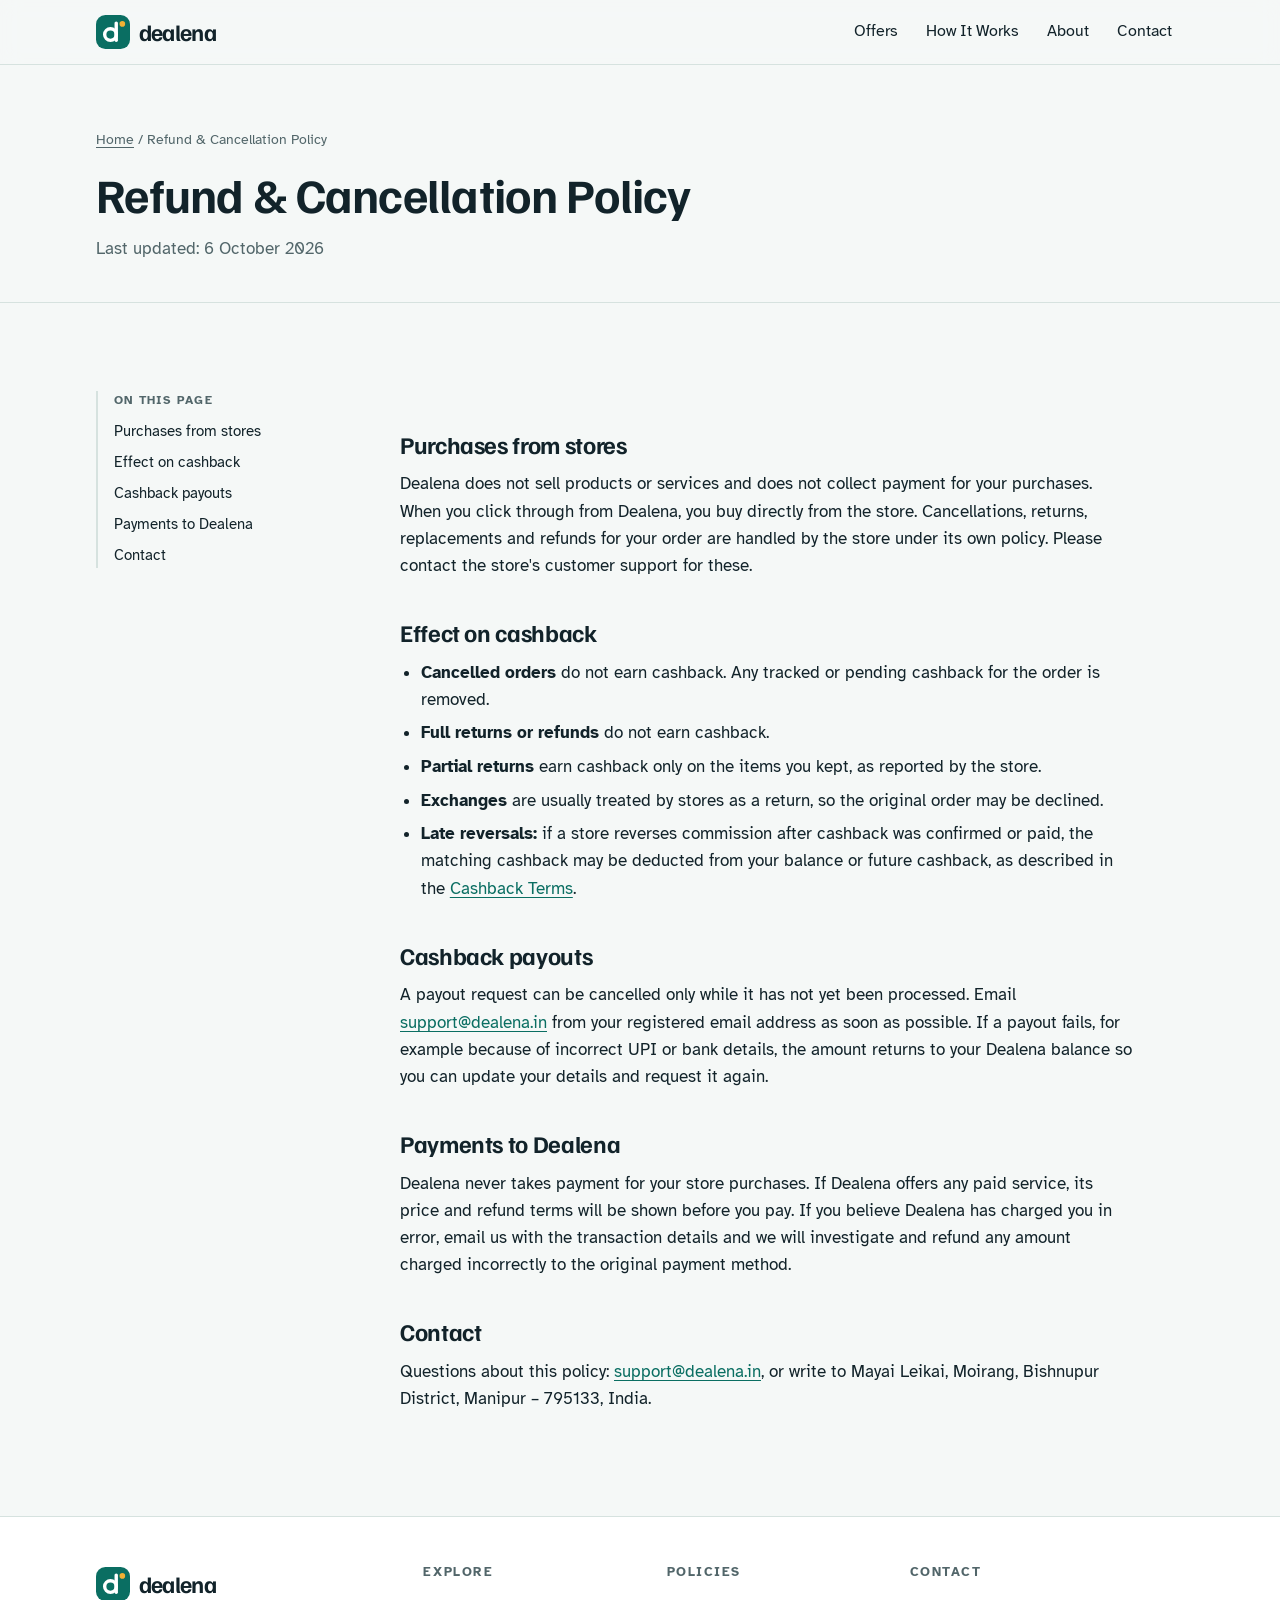
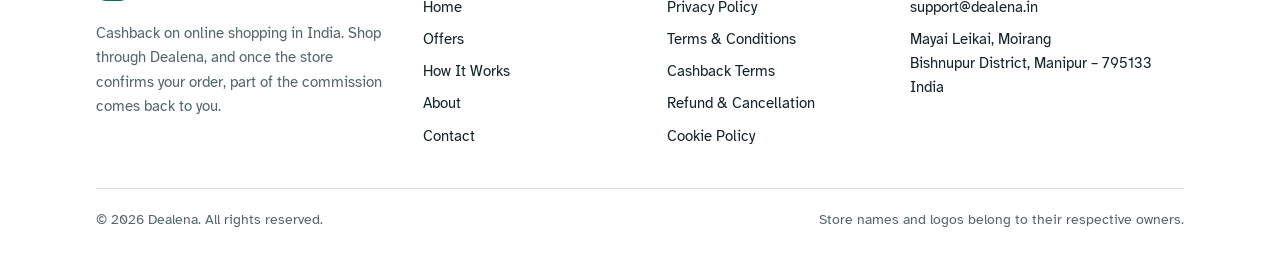
<file: refund-policy.html>
<!doctype html>
<html lang="en-IN">
<head>
<meta charset="utf-8">
<meta name="viewport" content="width=device-width, initial-scale=1, viewport-fit=cover">
<title>Refund &amp; Cancellation Policy | Dealena</title>
<meta name="description" content="How refunds, cancellations and returns work for purchases made through Dealena, and how they affect your cashback.">
<meta name="robots" content="index, follow">
<link rel="canonical" href="https://dealena.in/refund-policy.html">
<meta name="theme-color" content="#0A6E62">
<meta property="og:type" content="website">
<meta property="og:site_name" content="Dealena">
<meta property="og:locale" content="en_IN">
<meta property="og:title" content="Refund &amp; Cancellation Policy | Dealena">
<meta property="og:description" content="How refunds, cancellations and returns work for purchases made through Dealena, and how they affect your cashback.">
<meta property="og:url" content="https://dealena.in/refund-policy.html">
<meta property="og:image" content="https://dealena.in/og-image.png">
<meta property="og:image:width" content="1200">
<meta property="og:image:height" content="630">
<meta property="og:image:alt" content="Dealena — cashback on online shopping in India">
<meta name="twitter:card" content="summary_large_image">
<meta name="twitter:title" content="Refund &amp; Cancellation Policy | Dealena">
<meta name="twitter:description" content="How refunds, cancellations and returns work for purchases made through Dealena, and how they affect your cashback.">
<meta name="twitter:image" content="https://dealena.in/og-image.png">
<link rel="icon" href="favicon.svg" type="image/svg+xml">
<link rel="icon" href="favicon-32.png" sizes="32x32" type="image/png">
<link rel="apple-touch-icon" href="apple-touch-icon.png">
<link rel="manifest" href="site.webmanifest">
<link rel="preconnect" href="https://fonts.googleapis.com">
<link rel="preconnect" href="https://fonts.gstatic.com" crossorigin>
<link rel="stylesheet" href="https://fonts.googleapis.com/css2?family=Atkinson+Hyperlegible:wght@400;700&family=Familjen+Grotesk:wght@500;600;700&display=swap">
<link rel="stylesheet" href="assets/styles.css">
<script type="application/ld+json">{"@context": "https://schema.org", "@type": "Organization", "name": "Dealena", "url": "https://dealena.in/", "logo": "https://dealena.in/icon-512.png", "email": "support@dealena.in", "address": {"@type": "PostalAddress", "streetAddress": "Mayai Leikai", "addressLocality": "Moirang", "addressRegion": "Manipur", "postalCode": "795133", "addressCountry": "IN"}, "contactPoint": {"@type": "ContactPoint", "contactType": "customer support", "email": "support@dealena.in", "areaServed": "IN", "availableLanguage": ["en"]}}</script>
</head>
<body>
<a class="skip" href="#main">Skip to content</a>
<header class="site-header">
  <div class="wrap">
    <a class="brand" href="index.html" aria-label="Dealena home"><svg viewBox="0 0 40 40" aria-hidden="true" focusable="false"><rect width="40" height="40" rx="11" fill="#0A6E62"/><circle cx="17" cy="23" r="6.8" fill="none" stroke="#fff" stroke-width="4"/><path d="M23.8 9.5v20.3" stroke="#fff" stroke-width="4" stroke-linecap="round"/><circle cx="31" cy="10.5" r="3.3" fill="#F2B134"/></svg><span class="brand-word">dealena</span></a>
    <button class="menu-btn" type="button" aria-expanded="false" aria-controls="site-nav" aria-label="Open menu" data-menu><svg viewBox="0 0 24 24" fill="none" stroke="currentColor" stroke-width="1.8" stroke-linecap="round" stroke-linejoin="round" aria-hidden="true" focusable="false"><path d="M4 7h16M4 12h16M4 17h16"/></svg></button>
    <nav class="nav" id="site-nav" aria-label="Main"><a href="offers.html">Offers</a><a href="how-it-works.html">How It Works</a><a href="about.html">About</a><a href="contact.html">Contact</a></nav>
  </div>
</header>
<main id="main">
<div class="page-hero">
  <div class="wrap">
    <p class="crumbs"><a href="index.html">Home</a> / Refund &amp; Cancellation Policy</p>
    <h1>Refund &amp; Cancellation Policy</h1>
    <p class="meta muted">Last updated: 6 October 2026</p>
  </div>
</div>
<section>
  <div class="wrap policy-layout">
    <nav class="toc" aria-label="On this page"><strong>On this page</strong><ol><li><a href="#purchases-from-stores">Purchases from stores</a></li><li><a href="#effect-on-cashback">Effect on cashback</a></li><li><a href="#cashback-payouts">Cashback payouts</a></li><li><a href="#payments-to-dealena">Payments to Dealena</a></li><li><a href="#contact">Contact</a></li></ol></nav>
    <article class="prose">
      <h2 id="purchases-from-stores">Purchases from stores</h2>
      <p>Dealena does not sell products or services and does not collect payment for your purchases. When you click through from Dealena, you buy directly from the store. Cancellations, returns, replacements and refunds for your order are handled by the store under its own policy. Please contact the store's customer support for these.</p>

      <h2 id="effect-on-cashback">Effect on cashback</h2>
      <ul>
        <li><strong>Cancelled orders</strong> do not earn cashback. Any tracked or pending cashback for the order is removed.</li>
        <li><strong>Full returns or refunds</strong> do not earn cashback.</li>
        <li><strong>Partial returns</strong> earn cashback only on the items you kept, as reported by the store.</li>
        <li><strong>Exchanges</strong> are usually treated by stores as a return, so the original order may be declined.</li>
        <li><strong>Late reversals:</strong> if a store reverses commission after cashback was confirmed or paid, the matching cashback may be deducted from your balance or future cashback, as described in the <a href="cashback-terms.html">Cashback Terms</a>.</li>
      </ul>

      <h2 id="cashback-payouts">Cashback payouts</h2>
      <p>A payout request can be cancelled only while it has not yet been processed. Email <a href="mailto:support@dealena.in">support@dealena.in</a> from your registered email address as soon as possible. If a payout fails, for example because of incorrect UPI or bank details, the amount returns to your Dealena balance so you can update your details and request it again.</p>

      <h2 id="payments-to-dealena">Payments to Dealena</h2>
      <p>Dealena never takes payment for your store purchases. If Dealena offers any paid service, its price and refund terms will be shown before you pay. If you believe Dealena has charged you in error, email us with the transaction details and we will investigate and refund any amount charged incorrectly to the original payment method.</p>

      <h2 id="contact">Contact</h2>
      <p>Questions about this policy: <a href="mailto:support@dealena.in">support@dealena.in</a>, or write to Mayai Leikai, Moirang, Bishnupur District, Manipur – 795133, India.</p>
    </article>
  </div>
</section>
</main>
<footer class="site-footer">
  <div class="wrap">
    <div class="footer-grid">
      <div class="footer-about">
        <a class="brand" href="index.html" aria-label="Dealena home"><svg viewBox="0 0 40 40" aria-hidden="true" focusable="false"><rect width="40" height="40" rx="11" fill="#0A6E62"/><circle cx="17" cy="23" r="6.8" fill="none" stroke="#fff" stroke-width="4"/><path d="M23.8 9.5v20.3" stroke="#fff" stroke-width="4" stroke-linecap="round"/><circle cx="31" cy="10.5" r="3.3" fill="#F2B134"/></svg><span class="brand-word">dealena</span></a>
        <p>Cashback on online shopping in India. Shop through Dealena, and once the store confirms your order, part of the commission comes back to you.</p>
      </div>
      <div>
        <h2>Explore</h2>
        <ul><li><a href="index.html">Home</a></li><li><a href="offers.html">Offers</a></li><li><a href="how-it-works.html">How It Works</a></li><li><a href="about.html">About</a></li><li><a href="contact.html">Contact</a></li></ul>
      </div>
      <div>
        <h2>Policies</h2>
        <ul><li><a href="privacy-policy.html">Privacy Policy</a></li><li><a href="terms.html">Terms & Conditions</a></li><li><a href="cashback-terms.html">Cashback Terms</a></li><li><a href="refund-policy.html">Refund & Cancellation</a></li><li><a href="cookie-policy.html">Cookie Policy</a></li></ul>
      </div>
      <div>
        <h2>Contact</h2>
        <ul>
          <li><a href="mailto:support@dealena.in">support@dealena.in</a></li>
          <li><address>Mayai Leikai, Moirang<br>Bishnupur District, Manipur – 795133<br>India</address></li>
        </ul>
      </div>
    </div>
    <div class="footer-bottom">
      <span>© <span data-year>2026</span> Dealena. All rights reserved.</span>
      <span>Store names and logos belong to their respective owners.</span>
    </div>
  </div>
</footer>
<script src="assets/site.js" defer></script>
</body>
</html>
</file>
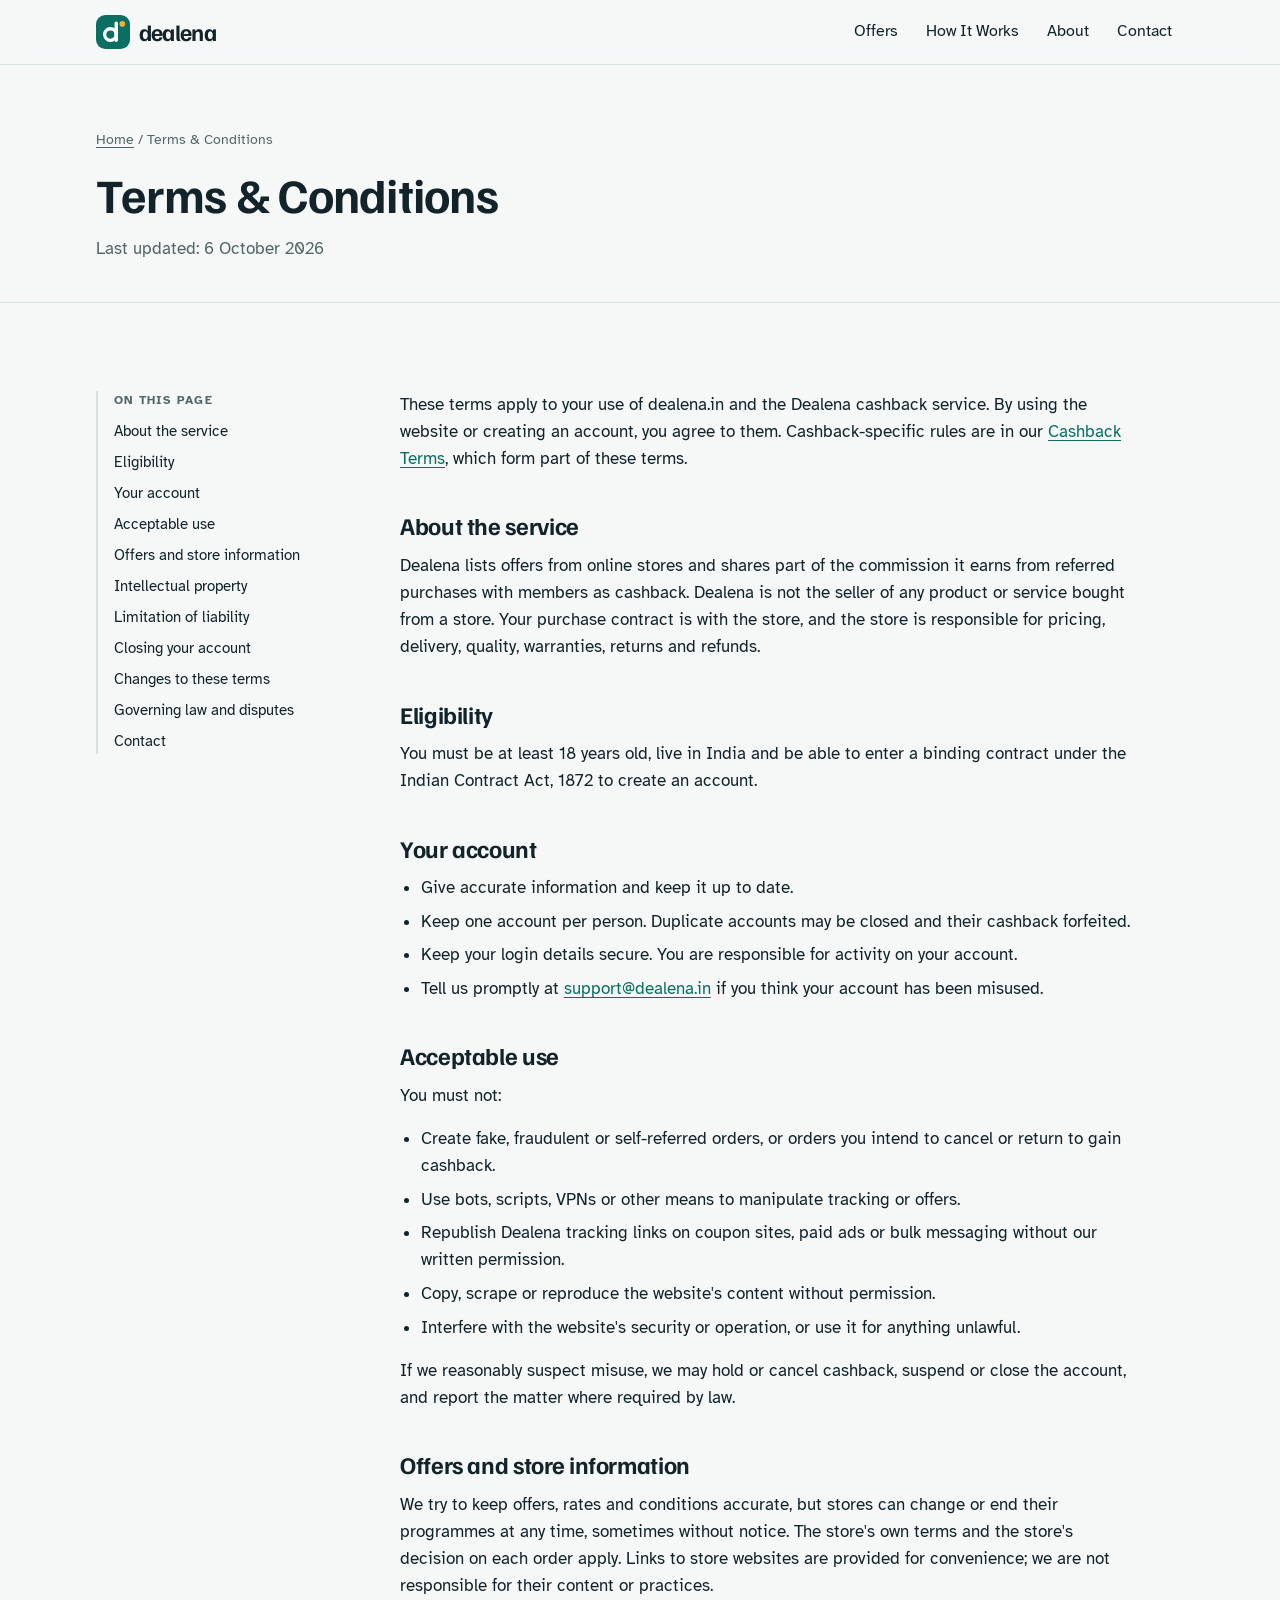
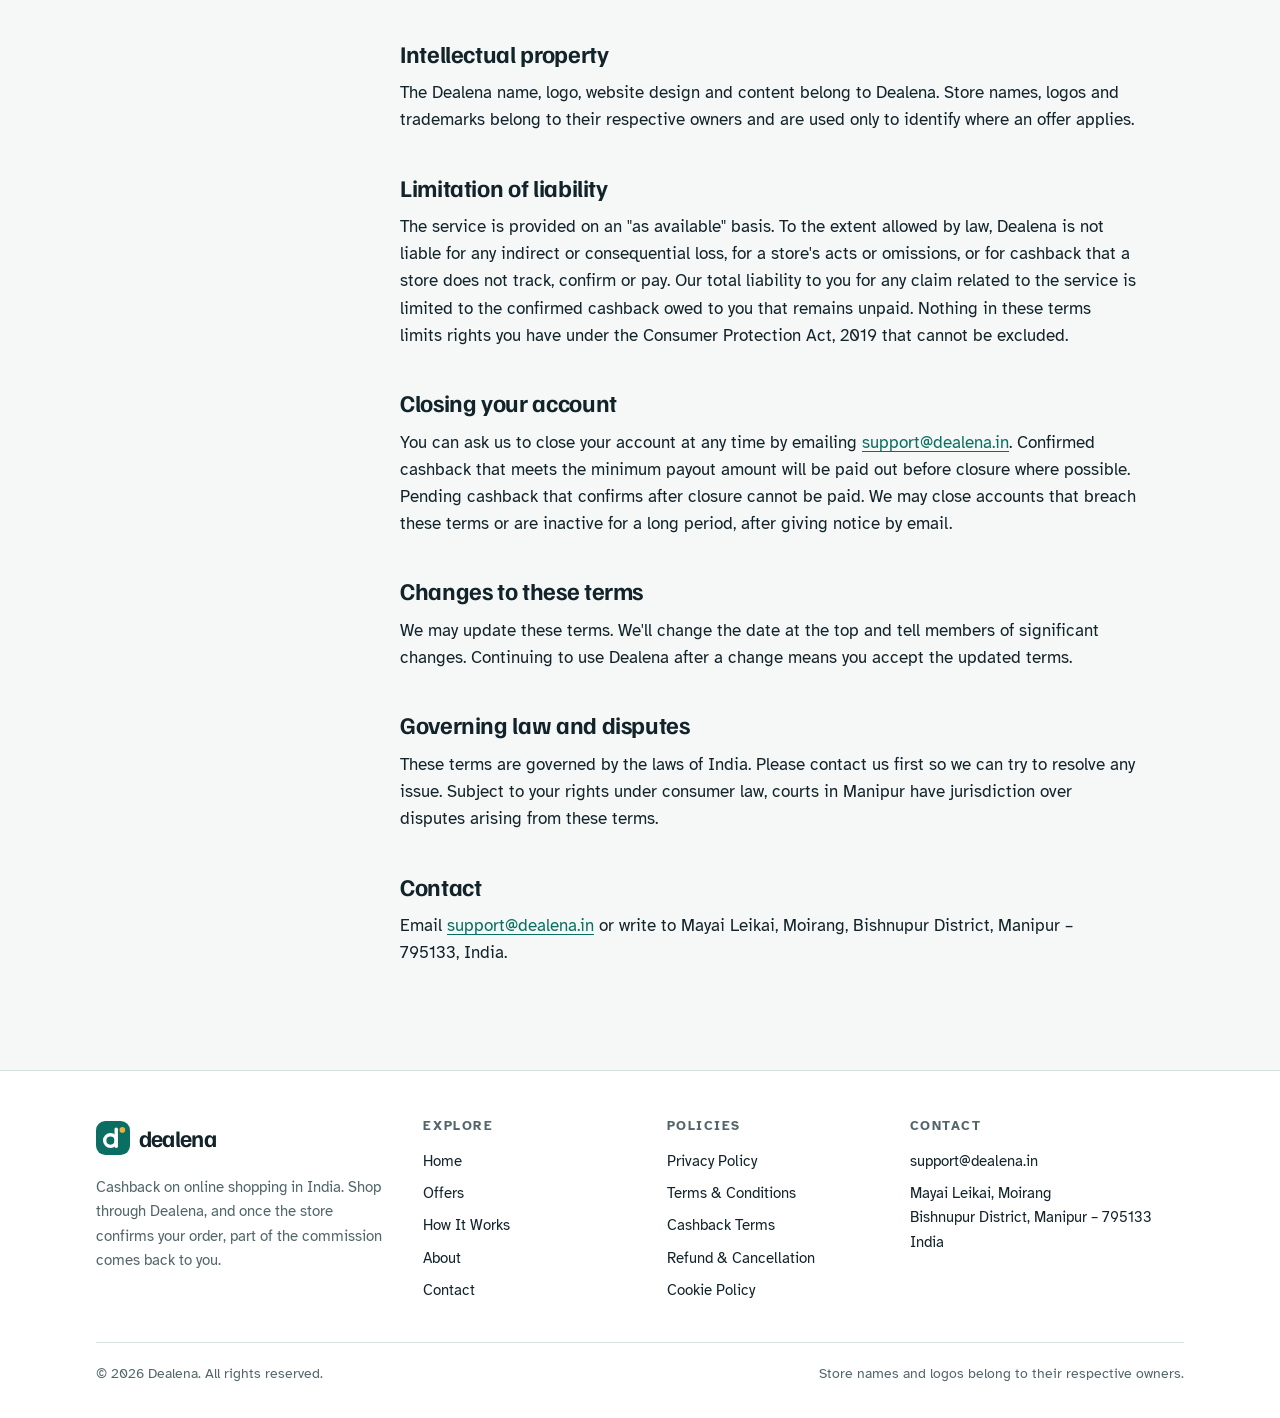
<file: terms.html>
<!doctype html>
<html lang="en-IN">
<head>
<meta charset="utf-8">
<meta name="viewport" content="width=device-width, initial-scale=1, viewport-fit=cover">
<title>Terms &amp; Conditions | Dealena</title>
<meta name="description" content="The terms that apply when you use the Dealena website and cashback service, including accounts, acceptable use, liability and governing law.">
<meta name="robots" content="index, follow">
<link rel="canonical" href="https://dealena.in/terms.html">
<meta name="theme-color" content="#0A6E62">
<meta property="og:type" content="website">
<meta property="og:site_name" content="Dealena">
<meta property="og:locale" content="en_IN">
<meta property="og:title" content="Terms &amp; Conditions | Dealena">
<meta property="og:description" content="The terms that apply when you use the Dealena website and cashback service, including accounts, acceptable use, liability and governing law.">
<meta property="og:url" content="https://dealena.in/terms.html">
<meta property="og:image" content="https://dealena.in/og-image.png">
<meta property="og:image:width" content="1200">
<meta property="og:image:height" content="630">
<meta property="og:image:alt" content="Dealena — cashback on online shopping in India">
<meta name="twitter:card" content="summary_large_image">
<meta name="twitter:title" content="Terms &amp; Conditions | Dealena">
<meta name="twitter:description" content="The terms that apply when you use the Dealena website and cashback service, including accounts, acceptable use, liability and governing law.">
<meta name="twitter:image" content="https://dealena.in/og-image.png">
<link rel="icon" href="favicon.svg" type="image/svg+xml">
<link rel="icon" href="favicon-32.png" sizes="32x32" type="image/png">
<link rel="apple-touch-icon" href="apple-touch-icon.png">
<link rel="manifest" href="site.webmanifest">
<link rel="preconnect" href="https://fonts.googleapis.com">
<link rel="preconnect" href="https://fonts.gstatic.com" crossorigin>
<link rel="stylesheet" href="https://fonts.googleapis.com/css2?family=Atkinson+Hyperlegible:wght@400;700&family=Familjen+Grotesk:wght@500;600;700&display=swap">
<link rel="stylesheet" href="assets/styles.css">
<script type="application/ld+json">{"@context": "https://schema.org", "@type": "Organization", "name": "Dealena", "url": "https://dealena.in/", "logo": "https://dealena.in/icon-512.png", "email": "support@dealena.in", "address": {"@type": "PostalAddress", "streetAddress": "Mayai Leikai", "addressLocality": "Moirang", "addressRegion": "Manipur", "postalCode": "795133", "addressCountry": "IN"}, "contactPoint": {"@type": "ContactPoint", "contactType": "customer support", "email": "support@dealena.in", "areaServed": "IN", "availableLanguage": ["en"]}}</script>
</head>
<body>
<a class="skip" href="#main">Skip to content</a>
<header class="site-header">
  <div class="wrap">
    <a class="brand" href="index.html" aria-label="Dealena home"><svg viewBox="0 0 40 40" aria-hidden="true" focusable="false"><rect width="40" height="40" rx="11" fill="#0A6E62"/><circle cx="17" cy="23" r="6.8" fill="none" stroke="#fff" stroke-width="4"/><path d="M23.8 9.5v20.3" stroke="#fff" stroke-width="4" stroke-linecap="round"/><circle cx="31" cy="10.5" r="3.3" fill="#F2B134"/></svg><span class="brand-word">dealena</span></a>
    <button class="menu-btn" type="button" aria-expanded="false" aria-controls="site-nav" aria-label="Open menu" data-menu><svg viewBox="0 0 24 24" fill="none" stroke="currentColor" stroke-width="1.8" stroke-linecap="round" stroke-linejoin="round" aria-hidden="true" focusable="false"><path d="M4 7h16M4 12h16M4 17h16"/></svg></button>
    <nav class="nav" id="site-nav" aria-label="Main"><a href="offers.html">Offers</a><a href="how-it-works.html">How It Works</a><a href="about.html">About</a><a href="contact.html">Contact</a></nav>
  </div>
</header>
<main id="main">
<div class="page-hero">
  <div class="wrap">
    <p class="crumbs"><a href="index.html">Home</a> / Terms &amp; Conditions</p>
    <h1>Terms &amp; Conditions</h1>
    <p class="meta muted">Last updated: 6 October 2026</p>
  </div>
</div>
<section>
  <div class="wrap policy-layout">
    <nav class="toc" aria-label="On this page"><strong>On this page</strong><ol><li><a href="#about-the-service">About the service</a></li><li><a href="#eligibility">Eligibility</a></li><li><a href="#your-account">Your account</a></li><li><a href="#acceptable-use">Acceptable use</a></li><li><a href="#offers-and-store-information">Offers and store information</a></li><li><a href="#intellectual-property">Intellectual property</a></li><li><a href="#limitation-of-liability">Limitation of liability</a></li><li><a href="#closing-your-account">Closing your account</a></li><li><a href="#changes-to-these-terms">Changes to these terms</a></li><li><a href="#governing-law-and-disputes">Governing law and disputes</a></li><li><a href="#contact">Contact</a></li></ol></nav>
    <article class="prose">
      <p>These terms apply to your use of dealena.in and the Dealena cashback service. By using the website or creating an account, you agree to them. Cashback-specific rules are in our <a href="cashback-terms.html">Cashback Terms</a>, which form part of these terms.</p>

      <h2 id="about-the-service">About the service</h2>
      <p>Dealena lists offers from online stores and shares part of the commission it earns from referred purchases with members as cashback. Dealena is not the seller of any product or service bought from a store. Your purchase contract is with the store, and the store is responsible for pricing, delivery, quality, warranties, returns and refunds.</p>

      <h2 id="eligibility">Eligibility</h2>
      <p>You must be at least 18 years old, live in India and be able to enter a binding contract under the Indian Contract Act, 1872 to create an account.</p>

      <h2 id="your-account">Your account</h2>
      <ul>
        <li>Give accurate information and keep it up to date.</li>
        <li>Keep one account per person. Duplicate accounts may be closed and their cashback forfeited.</li>
        <li>Keep your login details secure. You are responsible for activity on your account.</li>
        <li>Tell us promptly at <a href="mailto:support@dealena.in">support@dealena.in</a> if you think your account has been misused.</li>
      </ul>

      <h2 id="acceptable-use">Acceptable use</h2>
      <p>You must not:</p>
      <ul>
        <li>Create fake, fraudulent or self-referred orders, or orders you intend to cancel or return to gain cashback.</li>
        <li>Use bots, scripts, VPNs or other means to manipulate tracking or offers.</li>
        <li>Republish Dealena tracking links on coupon sites, paid ads or bulk messaging without our written permission.</li>
        <li>Copy, scrape or reproduce the website's content without permission.</li>
        <li>Interfere with the website's security or operation, or use it for anything unlawful.</li>
      </ul>
      <p>If we reasonably suspect misuse, we may hold or cancel cashback, suspend or close the account, and report the matter where required by law.</p>

      <h2 id="offers-and-store-information">Offers and store information</h2>
      <p>We try to keep offers, rates and conditions accurate, but stores can change or end their programmes at any time, sometimes without notice. The store's own terms and the store's decision on each order apply. Links to store websites are provided for convenience; we are not responsible for their content or practices.</p>

      <h2 id="intellectual-property">Intellectual property</h2>
      <p>The Dealena name, logo, website design and content belong to Dealena. Store names, logos and trademarks belong to their respective owners and are used only to identify where an offer applies.</p>

      <h2 id="limitation-of-liability">Limitation of liability</h2>
      <p>The service is provided on an "as available" basis. To the extent allowed by law, Dealena is not liable for any indirect or consequential loss, for a store's acts or omissions, or for cashback that a store does not track, confirm or pay. Our total liability to you for any claim related to the service is limited to the confirmed cashback owed to you that remains unpaid. Nothing in these terms limits rights you have under the Consumer Protection Act, 2019 that cannot be excluded.</p>

      <h2 id="closing-your-account">Closing your account</h2>
      <p>You can ask us to close your account at any time by emailing <a href="mailto:support@dealena.in">support@dealena.in</a>. Confirmed cashback that meets the minimum payout amount will be paid out before closure where possible. Pending cashback that confirms after closure cannot be paid. We may close accounts that breach these terms or are inactive for a long period, after giving notice by email.</p>

      <h2 id="changes-to-these-terms">Changes to these terms</h2>
      <p>We may update these terms. We'll change the date at the top and tell members of significant changes. Continuing to use Dealena after a change means you accept the updated terms.</p>

      <h2 id="governing-law-and-disputes">Governing law and disputes</h2>
      <p>These terms are governed by the laws of India. Please contact us first so we can try to resolve any issue. Subject to your rights under consumer law, courts in Manipur have jurisdiction over disputes arising from these terms.</p>

      <h2 id="contact">Contact</h2>
      <p>Email <a href="mailto:support@dealena.in">support@dealena.in</a> or write to Mayai Leikai, Moirang, Bishnupur District, Manipur – 795133, India.</p>
    </article>
  </div>
</section>
</main>
<footer class="site-footer">
  <div class="wrap">
    <div class="footer-grid">
      <div class="footer-about">
        <a class="brand" href="index.html" aria-label="Dealena home"><svg viewBox="0 0 40 40" aria-hidden="true" focusable="false"><rect width="40" height="40" rx="11" fill="#0A6E62"/><circle cx="17" cy="23" r="6.8" fill="none" stroke="#fff" stroke-width="4"/><path d="M23.8 9.5v20.3" stroke="#fff" stroke-width="4" stroke-linecap="round"/><circle cx="31" cy="10.5" r="3.3" fill="#F2B134"/></svg><span class="brand-word">dealena</span></a>
        <p>Cashback on online shopping in India. Shop through Dealena, and once the store confirms your order, part of the commission comes back to you.</p>
      </div>
      <div>
        <h2>Explore</h2>
        <ul><li><a href="index.html">Home</a></li><li><a href="offers.html">Offers</a></li><li><a href="how-it-works.html">How It Works</a></li><li><a href="about.html">About</a></li><li><a href="contact.html">Contact</a></li></ul>
      </div>
      <div>
        <h2>Policies</h2>
        <ul><li><a href="privacy-policy.html">Privacy Policy</a></li><li><a href="terms.html">Terms & Conditions</a></li><li><a href="cashback-terms.html">Cashback Terms</a></li><li><a href="refund-policy.html">Refund & Cancellation</a></li><li><a href="cookie-policy.html">Cookie Policy</a></li></ul>
      </div>
      <div>
        <h2>Contact</h2>
        <ul>
          <li><a href="mailto:support@dealena.in">support@dealena.in</a></li>
          <li><address>Mayai Leikai, Moirang<br>Bishnupur District, Manipur – 795133<br>India</address></li>
        </ul>
      </div>
    </div>
    <div class="footer-bottom">
      <span>© <span data-year>2026</span> Dealena. All rights reserved.</span>
      <span>Store names and logos belong to their respective owners.</span>
    </div>
  </div>
</footer>
<script src="assets/site.js" defer></script>
</body>
</html>
</file>
<file: assets/styles.css>
/* Dealena — visual identity
   Layout: calm, open columns; one teal "ledger track" motif (Tracked → Pending → Confirmed → Paid) carries the brand. */
:root {
  --paper: #f5f8f7;
  --surface: #ffffff;
  --surface-2: #eaf1ef;
  --ink: #12232a;
  --muted: #52666a;
  --line: #d6e2df;
  --brand: #0a6e62;
  --brand-strong: #075247;
  --brand-tint: #d9efea;
  --on-brand: #ffffff;
  --marigold: #f2b134;
  --marigold-ink: #6b4500;
  --marigold-tint: #fdf0d3;
  --danger: #b3261e;
  --ok: #1d7a46;
  --shadow: 0 1px 2px rgba(18, 35, 42, .06), 0 8px 24px rgba(18, 35, 42, .06);

  --font-display: "Familjen Grotesk", "Segoe UI", system-ui, -apple-system, sans-serif;
  --font-body: "Atkinson Hyperlegible", "Segoe UI", system-ui, -apple-system, Roboto, sans-serif;

  --step--1: .875rem;
  --step-0: 1.0625rem;
  --step-1: 1.25rem;
  --step-2: 1.5rem;
  --step-3: clamp(1.75rem, 1.4rem + 1.4vw, 2.25rem);
  --step-4: clamp(2.1rem, 1.5rem + 2.8vw, 3.4rem);

  --radius: 14px;
  --radius-sm: 8px;
  --wrap: 72rem;
  --gutter: clamp(1rem, 4vw, 2rem);
  color-scheme: light;
}
@media (prefers-color-scheme: dark) {
  :root:not([data-theme="light"]) {
    --paper: #0c1618; --surface: #12201f; --surface-2: #172a28; --ink: #e6efed; --muted: #9fb3b1;
    --line: #26403c; --brand: #3cc0ab; --brand-strong: #6fd6c4; --brand-tint: #143a35; --on-brand: #06201c;
    --marigold: #f5c35c; --marigold-ink: #f5c35c; --marigold-tint: #2e2611; --danger: #ff8a80; --ok: #6fd69a;
    --shadow: 0 1px 2px rgba(0,0,0,.3), 0 8px 24px rgba(0,0,0,.25);
    color-scheme: dark;
  }
}
:root[data-theme="dark"] {
  --paper: #0c1618; --surface: #12201f; --surface-2: #172a28; --ink: #e6efed; --muted: #9fb3b1;
  --line: #26403c; --brand: #3cc0ab; --brand-strong: #6fd6c4; --brand-tint: #143a35; --on-brand: #06201c;
  --marigold: #f5c35c; --marigold-ink: #f5c35c; --marigold-tint: #2e2611; --danger: #ff8a80; --ok: #6fd69a;
  --shadow: 0 1px 2px rgba(0,0,0,.3), 0 8px 24px rgba(0,0,0,.25);
  color-scheme: dark;
}

*, *::before, *::after { box-sizing: border-box; }
[hidden] { display: none !important; }
html { -webkit-text-size-adjust: 100%; scroll-padding-top: 5rem; }
body {
  margin: 0; background: var(--paper); color: var(--ink);
  font: 400 var(--step-0)/1.6 var(--font-body);
  -webkit-font-smoothing: antialiased; overflow-x: hidden;
}
img, svg { max-width: 100%; }
a { color: var(--brand); text-underline-offset: .18em; }
a:hover { color: var(--brand-strong); }
:focus-visible { outline: 3px solid var(--marigold); outline-offset: 2px; border-radius: 4px; }
h1, h2, h3, h4 { font-family: var(--font-display); line-height: 1.15; letter-spacing: -.015em; margin: 0; text-wrap: balance; color: var(--ink); }
h1 { font-size: var(--step-4); font-weight: 700; }
h2 { font-size: var(--step-3); font-weight: 700; }
h3 { font-size: var(--step-1); font-weight: 600; }
p { margin: 0; }
.num { font-variant-numeric: tabular-nums; }

.skip { position: absolute; left: -999px; top: 0; background: var(--ink); color: var(--paper); padding: .6rem 1rem; z-index: 100; }
.skip:focus { left: 1rem; top: 1rem; }

.wrap { width: 100%; max-width: var(--wrap); margin-inline: auto; padding-inline: var(--gutter); }
.narrow { max-width: 46rem; }

/* Header */
.site-header {
  position: sticky; top: env(safe-area-inset-top, 0px); z-index: 50;
  background: color-mix(in srgb, var(--paper) 88%, transparent);
  backdrop-filter: saturate(1.4) blur(10px); -webkit-backdrop-filter: saturate(1.4) blur(10px);
  border-bottom: 1px solid var(--line);
}
.site-header .wrap { display: flex; align-items: center; gap: 1rem; min-height: 4rem; }
.brand { display: inline-flex; align-items: center; gap: .55rem; text-decoration: none; color: var(--ink); }
.brand:hover { color: var(--ink); }
.brand svg { width: 34px; height: 34px; flex: none; }
.brand-word { font-family: var(--font-display); font-weight: 700; font-size: 1.45rem; letter-spacing: -.03em; }
.nav { margin-left: auto; display: flex; align-items: center; gap: .25rem; }
.nav a { color: var(--ink); text-decoration: none; padding: .5rem .75rem; border-radius: 999px; font-size: .98rem; }
.nav a:hover { background: var(--surface-2); color: var(--ink); }
.nav a[aria-current="page"] { background: var(--brand-tint); color: var(--brand-strong); font-weight: 700; }
.nav .btn { margin-left: .5rem; }
.menu-btn { display: none; margin-left: auto; background: none; border: 1px solid var(--line); border-radius: 10px; width: 44px; height: 44px; color: var(--ink); cursor: pointer; align-items: center; justify-content: center; }
.menu-btn svg { width: 22px; height: 22px; }
@media (max-width: 52rem) {
  .menu-btn { display: inline-flex; }
  .nav { display: none; position: absolute; left: 0; right: 0; top: 100%; flex-direction: column; align-items: stretch; gap: .25rem; padding: .75rem var(--gutter) 1.25rem; background: var(--paper); border-bottom: 1px solid var(--line); box-shadow: var(--shadow); }
  .nav.open { display: flex; }
  .nav a { padding: .8rem 1rem; border-radius: 10px; }
  .nav .btn { margin: .5rem 0 0; justify-content: center; }
}

/* Buttons */
.btn {
  display: inline-flex; align-items: center; gap: .5rem; justify-content: center;
  font: 700 1rem/1 var(--font-body); padding: .85rem 1.25rem; border-radius: 999px;
  border: 1.5px solid transparent; text-decoration: none; cursor: pointer; transition: transform .15s ease, background-color .15s ease;
  min-height: 44px;
}
.btn-primary { background: var(--brand); color: var(--on-brand); }
.btn-primary:hover { background: var(--brand-strong); color: var(--on-brand); }
.btn-ghost { background: transparent; color: var(--ink); border-color: var(--line); }
.btn-ghost:hover { background: var(--surface-2); color: var(--ink); }
.btn-sm { padding: .6rem 1rem; font-size: .95rem; min-height: 40px; }
.btn svg { width: 18px; height: 18px; }
@media (hover: hover) { .btn:hover { transform: translateY(-1px); } }

/* Sections */
section { padding-block: clamp(3rem, 7vw, 5.5rem); }
.section-alt { background: var(--surface); border-block: 1px solid var(--line); }
.eyebrow { font: 700 .8rem/1 var(--font-body); letter-spacing: .12em; text-transform: uppercase; color: var(--brand); margin-bottom: .9rem; display: block; }
.lede { font-size: var(--step-1); color: var(--muted); max-width: 40rem; }
.section-head { display: grid; gap: .75rem; margin-bottom: 2.25rem; max-width: 44rem; }
.section-head p { color: var(--muted); }
.stack { display: grid; gap: 1rem; }

/* Hero */
.hero { padding-block: clamp(2.5rem, 6vw, 5rem) clamp(3rem, 7vw, 5rem); }
.hero-grid { display: grid; grid-template-columns: 1.1fr .9fr; gap: clamp(2rem, 5vw, 4rem); align-items: center; }
.hero h1 { margin-bottom: 1.1rem; }
.hero h1 em { font-style: normal; color: var(--brand); box-shadow: inset 0 -.32em 0 var(--marigold-tint); }
.hero .lede { margin-bottom: 1.75rem; }
.cta-row { display: flex; flex-wrap: wrap; gap: .75rem; }
.hero-note { margin-top: 1.25rem; font-size: var(--step--1); color: var(--muted); }
@media (max-width: 56rem) { .hero-grid { grid-template-columns: 1fr; } }

/* Ledger track — signature motif */
.ledger { background: var(--surface); border: 1px solid var(--line); border-radius: 20px; box-shadow: var(--shadow); padding: 1.5rem; min-width: 0; }
.ledger-head { display: flex; justify-content: space-between; align-items: baseline; gap: 1rem; margin-bottom: 1.25rem; flex-wrap: wrap; }
.ledger-head h2 { font-size: var(--step-1); }
.ledger-head span { font-size: var(--step--1); color: var(--muted); }
.track { list-style: none; margin: 0; padding: 0; display: grid; gap: 0; }
.track li { display: grid; grid-template-columns: 2.25rem 1fr; gap: .9rem; position: relative; padding-bottom: 1.15rem; }
.track li:last-child { padding-bottom: 0; }
.track li::before { content: ""; position: absolute; left: calc(1.125rem - 1px); top: 2.25rem; bottom: 0; width: 2px; background: var(--line); }
.track li:last-child::before { display: none; }
.dot { width: 2.25rem; height: 2.25rem; border-radius: 50%; display: grid; place-items: center; background: var(--surface-2); color: var(--brand); border: 1.5px solid var(--line); }
.dot svg { width: 18px; height: 18px; }
.track li.done .dot { background: var(--brand); color: var(--on-brand); border-color: var(--brand); }
.track li.paid .dot { background: var(--marigold); color: #3a2600; border-color: var(--marigold); }
.track h3 { font-size: 1.05rem; display: flex; align-items: center; gap: .5rem; flex-wrap: wrap; }
.track p { font-size: .95rem; color: var(--muted); margin-top: .15rem; }
.pill { display: inline-block; font: 700 .72rem/1 var(--font-body); letter-spacing: .06em; text-transform: uppercase; padding: .35rem .55rem; border-radius: 999px; background: var(--surface-2); color: var(--muted); }
.pill-brand { background: var(--brand-tint); color: var(--brand-strong); }
.pill-gold { background: var(--marigold-tint); color: var(--marigold-ink); }

/* Cards & grids */
.grid { display: grid; gap: 1.25rem; }
.grid-3 { grid-template-columns: repeat(3, minmax(0, 1fr)); }
.grid-2 { grid-template-columns: repeat(2, minmax(0, 1fr)); }
.grid-4 { grid-template-columns: repeat(4, minmax(0, 1fr)); }
@media (max-width: 60rem) { .grid-4 { grid-template-columns: repeat(2, minmax(0, 1fr)); } .grid-3 { grid-template-columns: repeat(2, minmax(0, 1fr)); } }
@media (max-width: 40rem) { .grid-3, .grid-2, .grid-4 { grid-template-columns: 1fr; } }
.card { background: var(--surface); border: 1px solid var(--line); border-radius: var(--radius); padding: 1.5rem; display: grid; gap: .6rem; align-content: start; min-width: 0; }
.card p { color: var(--muted); font-size: .98rem; }
.icon { width: 2.75rem; height: 2.75rem; border-radius: 12px; background: var(--brand-tint); color: var(--brand-strong); display: grid; place-items: center; margin-bottom: .35rem; }
.icon svg { width: 22px; height: 22px; }
.plain { border: 0; background: transparent; padding: 0; }

/* Steps (real sequence) */
.steps { counter-reset: step; list-style: none; padding: 0; margin: 0; display: grid; gap: 1.25rem; grid-template-columns: repeat(4, minmax(0, 1fr)); }
.steps li { counter-increment: step; background: var(--surface); border: 1px solid var(--line); border-radius: var(--radius); padding: 1.5rem; display: grid; gap: .5rem; align-content: start; min-width: 0; }
.steps li::before { content: counter(step); font: 700 1rem/1 var(--font-display); width: 2rem; height: 2rem; border-radius: 50%; display: grid; place-items: center; background: var(--ink); color: var(--paper); margin-bottom: .4rem; }
.steps p { color: var(--muted); font-size: .98rem; }
@media (max-width: 60rem) { .steps { grid-template-columns: repeat(2, minmax(0, 1fr)); } }
@media (max-width: 40rem) { .steps { grid-template-columns: 1fr; } }

/* Split band */
.split { display: grid; grid-template-columns: 1fr 1fr; gap: clamp(2rem, 5vw, 4rem); align-items: start; }
.split > * { min-width: 0; }
@media (max-width: 52rem) { .split { grid-template-columns: 1fr; } }
.checks { list-style: none; padding: 0; margin: 0; display: grid; gap: .8rem; }
.checks li { display: grid; grid-template-columns: 1.5rem 1fr; gap: .7rem; align-items: start; }
.checks li svg { width: 1.3rem; height: 1.3rem; color: var(--brand); margin-top: .2rem; }
.checks.x li svg { color: var(--danger); }

/* Callout */
.callout { background: var(--marigold-tint); border: 1px solid color-mix(in srgb, var(--marigold) 45%, transparent); border-radius: var(--radius); padding: 1.1rem 1.25rem; display: grid; grid-template-columns: 1.5rem 1fr; gap: .75rem; }
.callout svg { width: 1.4rem; height: 1.4rem; color: var(--marigold-ink); margin-top: .1rem; }
.callout p { color: var(--ink); font-size: .98rem; }

/* CTA band */
.band { background: var(--brand); color: var(--on-brand); border-radius: 22px; padding: clamp(1.75rem, 4vw, 3rem); display: flex; gap: 1.5rem; align-items: center; justify-content: space-between; flex-wrap: wrap; }
.band h2 { color: var(--on-brand); }
.band p { opacity: .9; margin-top: .4rem; max-width: 36rem; }
.band .btn { background: var(--paper); color: var(--ink); }
.band .btn:hover { background: var(--surface); color: var(--ink); }

/* Page hero (inner pages) */
.page-hero { padding-block: clamp(2.5rem, 6vw, 4rem) clamp(1.5rem, 4vw, 2.5rem); border-bottom: 1px solid var(--line); }
.page-hero h1 { font-size: clamp(2rem, 1.5rem + 2.2vw, 3rem); margin-bottom: .75rem; }
.crumbs { font-size: var(--step--1); color: var(--muted); margin-bottom: 1rem; }
.crumbs a { color: var(--muted); }

/* Prose (policies) */
.prose { max-width: 46rem; }
.prose h2 { font-size: var(--step-2); margin: 2.5rem 0 .75rem; scroll-margin-top: 5.5rem; }
.prose h3 { font-size: 1.12rem; margin: 1.5rem 0 .5rem; }
.prose p, .prose ul, .prose ol { margin: 0 0 1rem; }
.prose ul, .prose ol { padding-left: 1.3rem; }
.prose li { margin-bottom: .4rem; }
.prose .meta { color: var(--muted); font-size: var(--step--1); }
.policy-layout { display: grid; grid-template-columns: 15rem minmax(0, 1fr); gap: clamp(2rem, 5vw, 4rem); align-items: start; }
.toc { position: sticky; top: 5.5rem; font-size: .93rem; border-left: 2px solid var(--line); padding-left: 1rem; }
.toc strong { display: block; font-size: .78rem; letter-spacing: .1em; text-transform: uppercase; color: var(--muted); margin-bottom: .6rem; }
.toc ol { list-style: none; padding: 0; margin: 0; display: grid; gap: .45rem; }
.toc a { color: var(--ink); text-decoration: none; }
.toc a:hover { color: var(--brand); text-decoration: underline; }
@media (max-width: 56rem) { .policy-layout { grid-template-columns: 1fr; } .toc { position: static; } }
.table-wrap { overflow-x: auto; margin: 0 0 1.25rem; border: 1px solid var(--line); border-radius: var(--radius-sm); }
table { border-collapse: collapse; width: 100%; font-size: .95rem; background: var(--surface); }
th, td { text-align: left; padding: .75rem .9rem; border-bottom: 1px solid var(--line); vertical-align: top; }
th { font-family: var(--font-display); background: var(--surface-2); font-weight: 600; }
tr:last-child td { border-bottom: 0; }
td:first-child { white-space: nowrap; }
@media (max-width: 40rem) { td:first-child { white-space: normal; } }

/* FAQ */
.faq { display: grid; gap: .75rem; max-width: 50rem; }
.faq details { background: var(--surface); border: 1px solid var(--line); border-radius: var(--radius); padding: 0 1.25rem; }
.faq summary { cursor: pointer; padding: 1.1rem 0; font-family: var(--font-display); font-weight: 600; font-size: 1.08rem; list-style: none; display: flex; justify-content: space-between; gap: 1rem; align-items: center; }
.faq summary::-webkit-details-marker { display: none; }
.faq summary::after { content: "+"; font-size: 1.4rem; color: var(--brand); line-height: 1; }
.faq details[open] summary::after { content: "–"; }
.faq details > div { padding-bottom: 1.1rem; color: var(--muted); }

/* Forms */
.form { display: grid; gap: 1.1rem; }
.field { display: grid; gap: .4rem; min-width: 0; }
.field label { font-weight: 700; font-size: .95rem; }
.field .hint { font-size: .85rem; color: var(--muted); }
.input, select.input, textarea.input {
  width: 100%; font: inherit; color: var(--ink); background: var(--surface);
  border: 1.5px solid var(--line); border-radius: 10px; padding: .75rem .9rem; min-height: 48px;
}
textarea.input { min-height: 9rem; resize: vertical; }
.input:focus { outline: none; border-color: var(--brand); box-shadow: 0 0 0 3px var(--brand-tint); }
.input[aria-invalid="true"] { border-color: var(--danger); }
.err { color: var(--danger); font-size: .87rem; min-height: 0; }
.form-row { display: grid; grid-template-columns: 1fr 1fr; gap: 1.1rem; }
@media (max-width: 40rem) { .form-row { grid-template-columns: 1fr; } }
.status { border-radius: 10px; padding: .9rem 1rem; background: var(--brand-tint); color: var(--ink); font-size: .95rem; }

/* Contact blocks */
.contact-card { background: var(--surface); border: 1px solid var(--line); border-radius: var(--radius); padding: 1.5rem; display: grid; gap: .5rem; }
.contact-card .value { font-family: var(--font-display); font-size: 1.2rem; font-weight: 600; word-break: break-word; }
.copy-row { display: flex; gap: .6rem; align-items: center; flex-wrap: wrap; }
address { font-style: normal; }

/* Offers */
.toolbar { display: flex; flex-wrap: wrap; gap: .75rem; align-items: center; margin-bottom: 1.5rem; }
.toolbar .input { max-width: 22rem; }
.chips { display: flex; flex-wrap: wrap; gap: .5rem; }
.chip { font: 600 .92rem/1 var(--font-body); padding: .6rem .9rem; border-radius: 999px; border: 1.5px solid var(--line); background: var(--surface); color: var(--ink); cursor: pointer; min-height: 40px; }
.chip[aria-pressed="true"] { background: var(--ink); color: var(--paper); border-color: var(--ink); }
.offer { background: var(--surface); border: 1px solid var(--line); border-radius: var(--radius); padding: 1.25rem; display: grid; gap: .6rem; align-content: start; }
.offer-top { display: flex; justify-content: space-between; gap: .75rem; align-items: start; }
.offer .rate { font-family: var(--font-display); font-size: 1.6rem; font-weight: 700; color: var(--brand); }
.offer p { color: var(--muted); font-size: .93rem; }
.offer .btn { margin-top: .4rem; }
.empty { background: var(--surface); border: 1.5px dashed var(--line); border-radius: var(--radius); padding: 2rem 1.5rem; display: grid; gap: .6rem; justify-items: start; }
.empty p { color: var(--muted); max-width: 40rem; }

/* Calculator */
.calc { background: var(--surface); border: 1px solid var(--line); border-radius: 20px; padding: 1.5rem; display: grid; gap: 1rem; box-shadow: var(--shadow); }
.calc-out { display: flex; align-items: baseline; gap: .6rem; flex-wrap: wrap; padding-top: .5rem; border-top: 1px dashed var(--line); }
.calc-out strong { font-family: var(--font-display); font-size: 2rem; color: var(--brand); }
.calc small { color: var(--muted); }

/* Footer */
.site-footer { background: var(--surface); border-top: 1px solid var(--line); padding-block: 3rem 2rem; margin-top: 0; font-size: .95rem; }
.footer-grid { display: grid; grid-template-columns: 1.4fr 1fr 1fr 1.3fr; gap: 2rem; }
.footer-grid > * { min-width: 0; }
.footer-grid h2 { font-size: .8rem; letter-spacing: .12em; text-transform: uppercase; color: var(--muted); margin-bottom: .9rem; font-family: var(--font-body); }
.footer-grid ul { list-style: none; padding: 0; margin: 0; display: grid; gap: .5rem; }
.footer-grid a { color: var(--ink); text-decoration: none; }
.footer-grid a:hover { color: var(--brand); text-decoration: underline; }
.footer-about p { color: var(--muted); margin-top: .8rem; max-width: 22rem; }
.footer-bottom { margin-top: 2.5rem; padding-top: 1.25rem; border-top: 1px solid var(--line); display: flex; flex-wrap: wrap; gap: .75rem 1.5rem; justify-content: space-between; color: var(--muted); font-size: .88rem; }
@media (max-width: 56rem) { .footer-grid { grid-template-columns: 1fr 1fr; } }
@media (max-width: 34rem) { .footer-grid { grid-template-columns: 1fr; } }

.sr-only { position: absolute; width: 1px; height: 1px; padding: 0; margin: -1px; overflow: hidden; clip: rect(0,0,0,0); white-space: nowrap; border: 0; }
.mt-2 { margin-top: 2rem; }
.muted { color: var(--muted); }

@media (prefers-reduced-motion: reduce) { *, *::before, *::after { transition: none !important; animation: none !important; scroll-behavior: auto !important; } }
@media (prefers-reduced-motion: no-preference) {
  html { scroll-behavior: smooth; }
  .track li { animation: rise .5s ease both; }
  .track li:nth-child(2) { animation-delay: .08s; } .track li:nth-child(3) { animation-delay: .16s; } .track li:nth-child(4) { animation-delay: .24s; }
  @keyframes rise { from { transform: translateY(6px); } to { transform: none; } }
}
</file>
